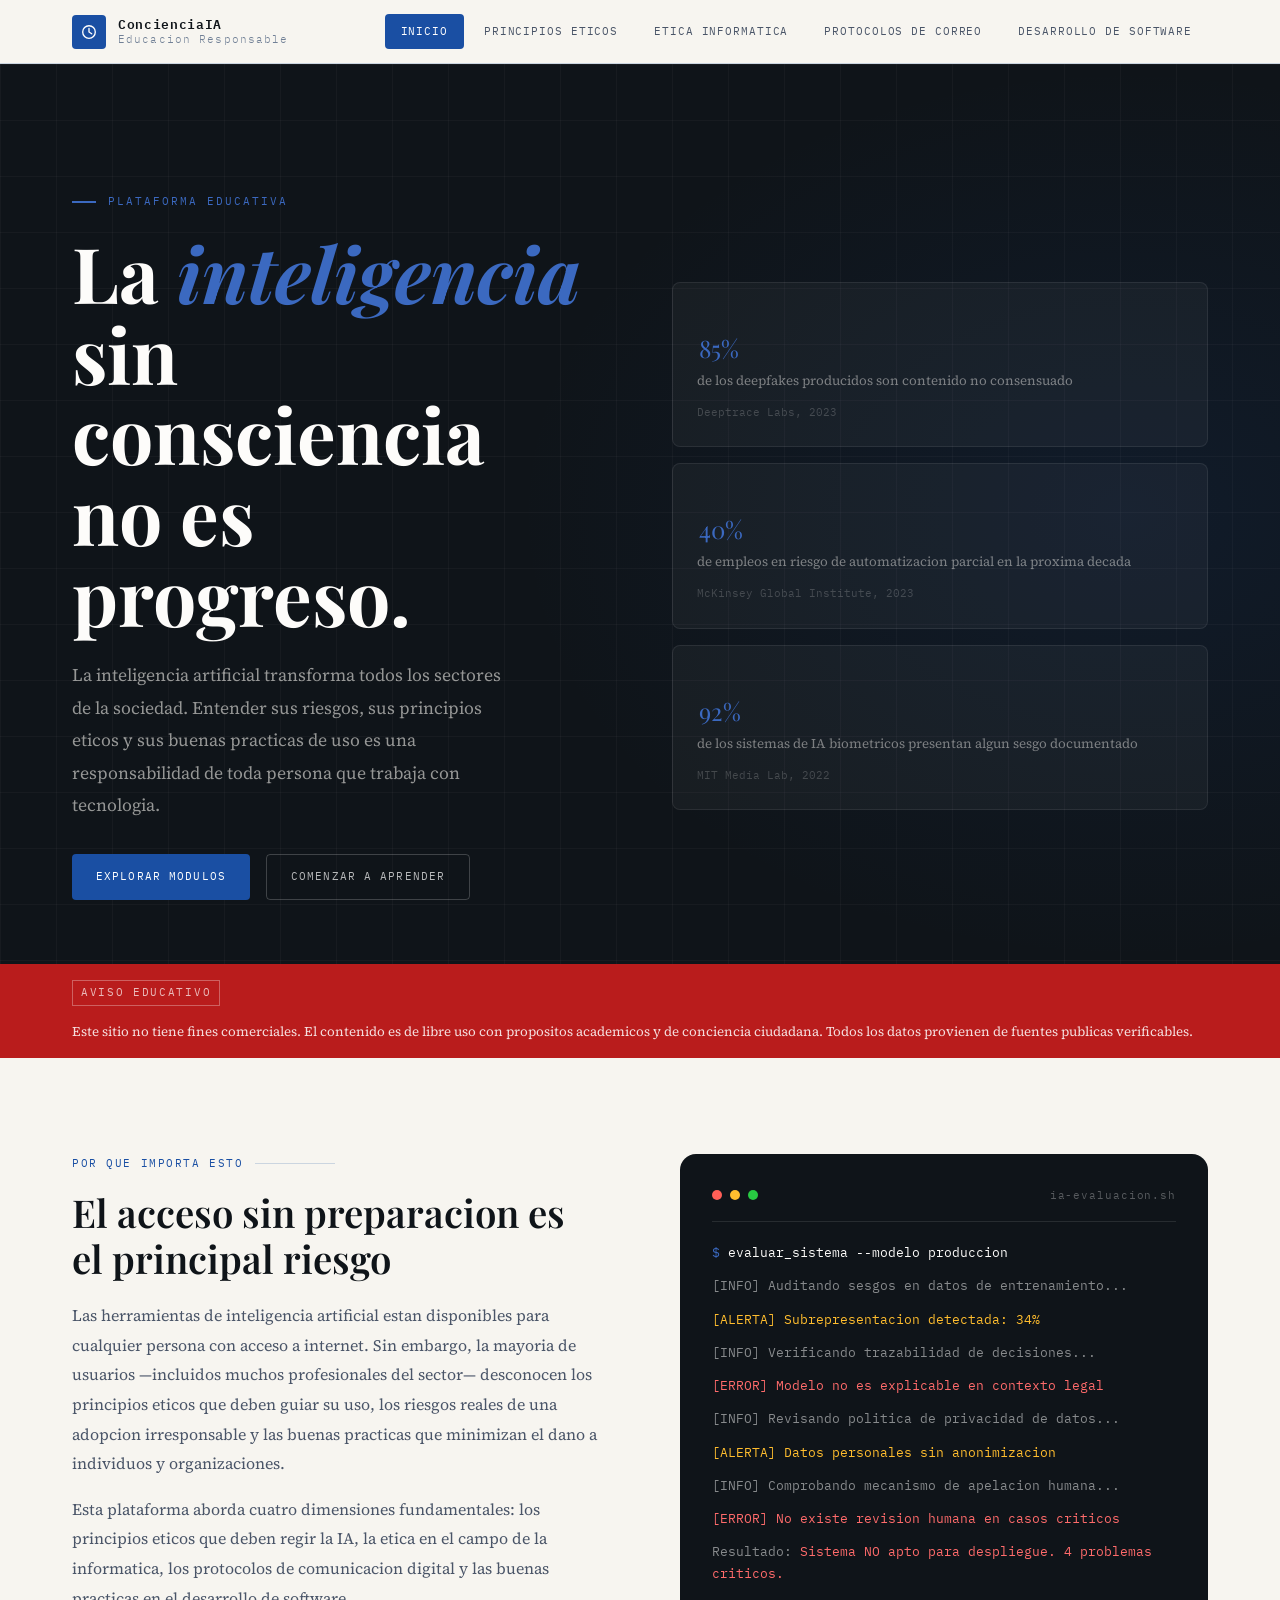
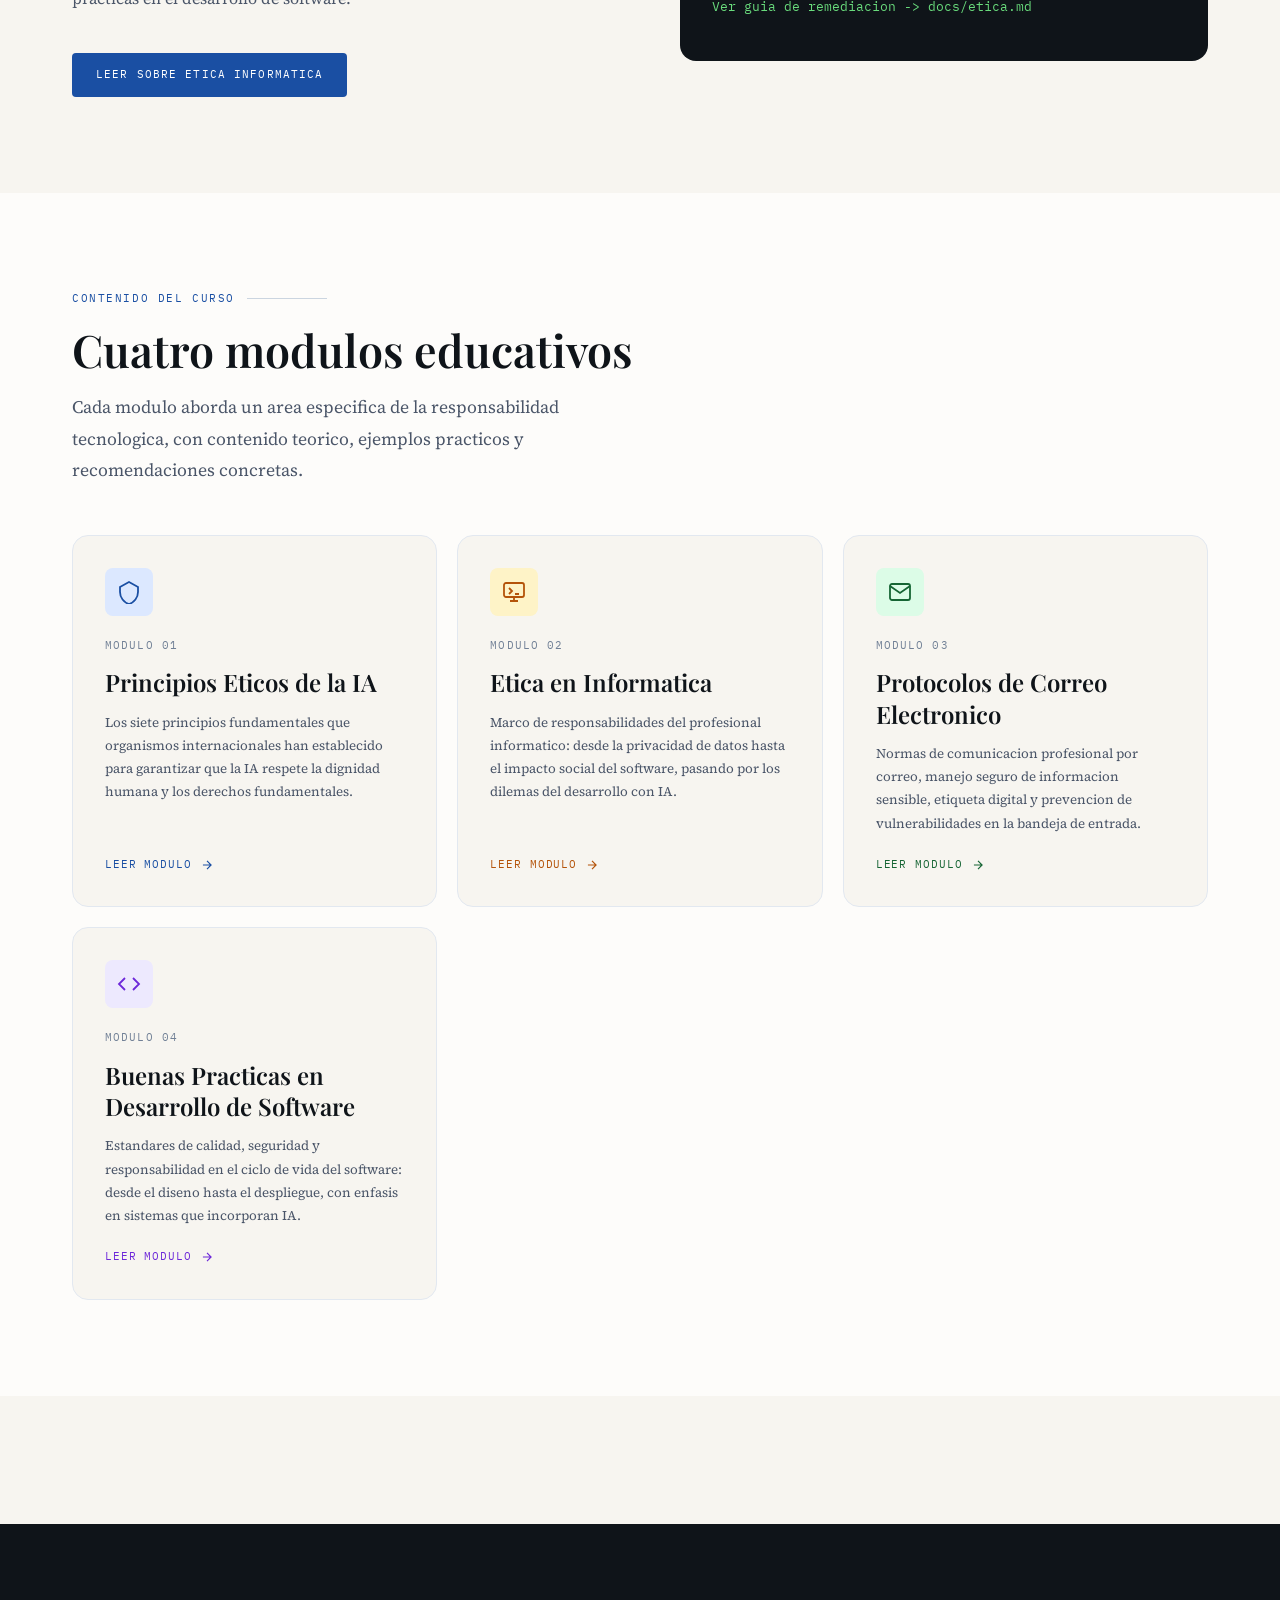
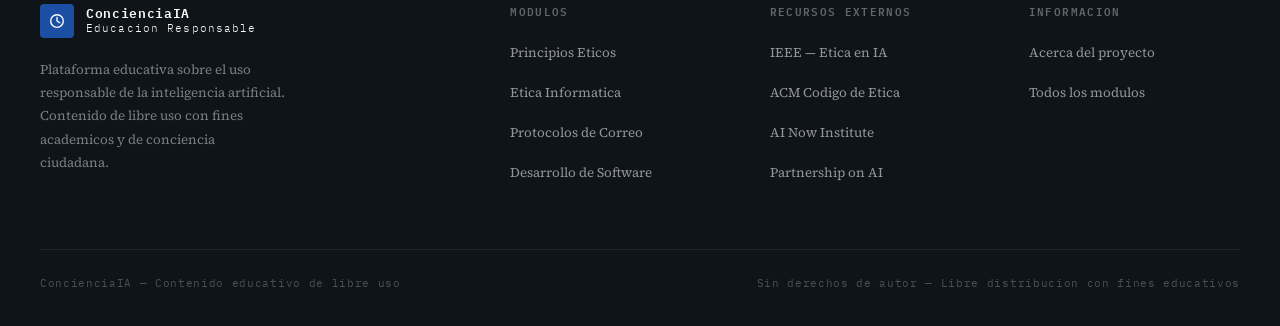
<file: index.html>
<!DOCTYPE html>
<html lang="es">
<head>
  <meta charset="UTF-8">
  <meta name="viewport" content="width=device-width, initial-scale=1.0">
  <title>Conciencia IA — Educacion para el uso responsable de la inteligencia artificial</title>
  <meta name="description" content="Plataforma educativa sobre el uso responsable de la inteligencia artificial: principios eticos, etica informatica, protocolos de comunicacion y buenas practicas de desarrollo.">
  <link rel="stylesheet" href="css/styles.css">
</head>
<body>

  <div id="progress-bar"></div>

  <!-- NAVEGACION -->
  <nav class="site-nav" role="navigation" aria-label="Navegacion principal">
    <div class="nav-inner">
      <a href="index.html" class="nav-logo" aria-label="Inicio Conciencia IA">
        <div class="nav-logo__mark">
          <svg viewBox="0 0 20 20" aria-hidden="true">
            <circle cx="10" cy="10" r="7" stroke-width="1.5"/>
            <path d="M10 6v4l3 2" stroke-width="1.5" stroke-linecap="round"/>
          </svg>
        </div>
        <div class="nav-logo__text">
          ConcienciaIA
          <span>Educacion Responsable</span>
        </div>
      </a>
      <ul class="nav-menu" id="nav-menu">
        <li><a href="index.html" class="active">Inicio</a></li>
        <li><a href="pages/principios-eticos.html">Principios Eticos</a></li>
        <li><a href="pages/etica-informatica.html">Etica Informatica</a></li>
        <li><a href="pages/protocolos-correo.html">Protocolos de Correo</a></li>
        <li><a href="pages/buenas-practicas-software.html">Desarrollo de Software</a></li>
      </ul>
      <button class="nav-toggle" id="nav-toggle" aria-label="Abrir menu" aria-expanded="false">
        <span></span><span></span><span></span>
      </button>
    </div>
  </nav>

  <main class="page-content">

    <!-- HERO -->
    <section class="hero" aria-label="Presentacion">
      <div class="hero__bg-grid" aria-hidden="true"></div>
      <div class="hero__bg-gradient" aria-hidden="true"></div>
      <div class="hero__inner main-container">
        <div class="hero__text">
          <p class="hero__label">Plataforma educativa</p>
          <h1 class="hero__title">
            La <em>inteligencia</em><br>
            sin consciencia<br>
            no es progreso.
          </h1>
          <p class="hero__desc">
            La inteligencia artificial transforma todos los sectores de la sociedad.
            Entender sus riesgos, sus principios eticos y sus buenas practicas de uso
            es una responsabilidad de toda persona que trabaja con tecnologia.
          </p>
          <div class="hero__actions">
            <a href="#modulos" class="btn btn--primary">Explorar modulos</a>
            <a href="pages/principios-eticos.html" class="btn btn--outline">Comenzar a aprender</a>
          </div>
        </div>
        <aside class="hero__stats" aria-label="Datos sobre el impacto de la IA">
          <div class="stat-card">
            <div class="stat-card__value">
              <span data-target="85" data-suffix="%">0%</span>
            </div>
            <div class="stat-card__label">de los deepfakes producidos son contenido no consensuado</div>
            <div class="stat-card__source">Deeptrace Labs, 2023</div>
          </div>
          <div class="stat-card">
            <div class="stat-card__value">
              <span data-target="40" data-suffix="%">0%</span>
            </div>
            <div class="stat-card__label">de empleos en riesgo de automatizacion parcial en la proxima decada</div>
            <div class="stat-card__source">McKinsey Global Institute, 2023</div>
          </div>
          <div class="stat-card">
            <div class="stat-card__value">
              <span data-target="92" data-suffix="%">0%</span>
            </div>
            <div class="stat-card__label">de los sistemas de IA biometricos presentan algun sesgo documentado</div>
            <div class="stat-card__source">MIT Media Lab, 2022</div>
          </div>
        </aside>
      </div>
    </section>

    <!-- ALERTA -->
    <div class="alert-strip" role="note">
      <div class="alert-strip__inner main-container">
        <span class="alert-strip__label">Aviso educativo</span>
        <p>Este sitio no tiene fines comerciales. El contenido es de libre uso con propositos academicos y de conciencia ciudadana. Todos los datos provienen de fuentes publicas verificables.</p>
      </div>
    </div>

    <!-- INTRO -->
    <section class="intro-section" aria-labelledby="intro-heading">
      <div class="main-container">
        <div class="intro-grid">
          <div class="intro-text">
            <div class="section-label">Por que importa esto</div>
            <h2 id="intro-heading">El acceso sin preparacion es el principal riesgo</h2>
            <p>
              Las herramientas de inteligencia artificial estan disponibles para cualquier persona
              con acceso a internet. Sin embargo, la mayoria de usuarios —incluidos muchos
              profesionales del sector— desconocen los principios eticos que deben guiar su uso,
              los riesgos reales de una adopcion irresponsable y las buenas practicas que minimizan
              el dano a individuos y organizaciones.
            </p>
            <p>
              Esta plataforma aborda cuatro dimensiones fundamentales: los principios eticos
              que deben regir la IA, la etica en el campo de la informatica, los protocolos
              de comunicacion digital y las buenas practicas en el desarrollo de software.
            </p>
            <a href="pages/etica-informatica.html" class="btn btn--primary" style="margin-top:1.5rem;">Leer sobre etica informatica</a>
          </div>
          <div class="intro-visual" aria-hidden="true">
            <div class="terminal">
              <div class="terminal__header">
                <span class="terminal__dot"></span>
                <span class="terminal__dot"></span>
                <span class="terminal__dot"></span>
                <span class="terminal__title">ia-evaluacion.sh</span>
              </div>
              <div class="terminal__line">
                <span class="prompt">$ </span>
                <span class="cmd">evaluar_sistema --modelo produccion</span>
              </div>
              <div class="terminal__line">
                <span class="out">[INFO] Auditando sesgos en datos de entrenamiento...</span>
              </div>
              <div class="terminal__line">
                <span class="warn">[ALERTA] Subrepresentacion detectada: 34%</span>
              </div>
              <div class="terminal__line">
                <span class="out">[INFO] Verificando trazabilidad de decisiones...</span>
              </div>
              <div class="terminal__line">
                <span class="err">[ERROR] Modelo no es explicable en contexto legal</span>
              </div>
              <div class="terminal__line">
                <span class="out">[INFO] Revisando politica de privacidad de datos...</span>
              </div>
              <div class="terminal__line">
                <span class="warn">[ALERTA] Datos personales sin anonimizacion</span>
              </div>
              <div class="terminal__line">
                <span class="out">[INFO] Comprobando mecanismo de apelacion humana...</span>
              </div>
              <div class="terminal__line">
                <span class="err">[ERROR] No existe revision humana en casos criticos</span>
              </div>
              <div class="terminal__line" style="margin-top:0.75rem;">
                <span class="out">Resultado: </span>
                <span class="err">Sistema NO apto para despliegue. 4 problemas criticos.</span>
              </div>
              <div class="terminal__line">
                <span class="ok">Ver guia de remediacion -> docs/etica.md</span>
              </div>
            </div>
          </div>
        </div>
      </div>
    </section>

    <!-- MODULOS -->
    <section id="modulos" class="modules-section" aria-labelledby="modulos-heading">
      <div class="main-container">
        <div class="section-label">Contenido del curso</div>
        <h2 class="section-title" id="modulos-heading">Cuatro modulos educativos</h2>
        <p class="section-intro">
          Cada modulo aborda un area especifica de la responsabilidad tecnologica,
          con contenido teorico, ejemplos practicos y recomendaciones concretas.
        </p>

        <div class="modules-grid">

          <a href="pages/principios-eticos.html" class="module-card"
             style="--module-color:#1a4fa3; --module-pale:#dce8ff;">
            <div class="module-card__icon">
              <svg viewBox="0 0 24 24" aria-hidden="true">
                <path d="M12 2L3 7v5c0 5.5 3.8 10.7 9 12 5.2-1.3 9-6.5 9-12V7L12 2z"/>
              </svg>
            </div>
            <div class="module-card__tag">Modulo 01</div>
            <h3>Principios Eticos de la IA</h3>
            <p>Los siete principios fundamentales que organismos internacionales han establecido para garantizar que la IA respete la dignidad humana y los derechos fundamentales.</p>
            <div class="module-card__cta">
              Leer modulo
              <svg viewBox="0 0 24 24" aria-hidden="true"><path d="M5 12h14M12 5l7 7-7 7"/></svg>
            </div>
          </a>

          <a href="pages/etica-informatica.html" class="module-card"
             style="--module-color:#b45309; --module-pale:#fef3c7;">
            <div class="module-card__icon" style="background:var(--color-amber-pale)">
              <svg viewBox="0 0 24 24" aria-hidden="true" style="stroke:var(--color-amber)">
                <rect x="2" y="3" width="20" height="14" rx="2"/>
                <path d="M8 21h8M12 17v4"/>
                <path d="M7 8l3 3-3 3"/>
                <path d="M13 14h4"/>
              </svg>
            </div>
            <div class="module-card__tag">Modulo 02</div>
            <h3>Etica en Informatica</h3>
            <p>Marco de responsabilidades del profesional informatico: desde la privacidad de datos hasta el impacto social del software, pasando por los dilemas del desarrollo con IA.</p>
            <div class="module-card__cta" style="color:var(--color-amber)">
              Leer modulo
              <svg viewBox="0 0 24 24" aria-hidden="true"><path d="M5 12h14M12 5l7 7-7 7"/></svg>
            </div>
          </a>

          <a href="pages/protocolos-correo.html" class="module-card"
             style="--module-color:#166534; --module-pale:#dcfce7;">
            <div class="module-card__icon" style="background:var(--color-green-pale)">
              <svg viewBox="0 0 24 24" aria-hidden="true" style="stroke:var(--color-green)">
                <path d="M4 4h16c1.1 0 2 .9 2 2v12c0 1.1-.9 2-2 2H4c-1.1 0-2-.9-2-2V6c0-1.1.9-2 2-2z"/>
                <polyline points="22,6 12,13 2,6"/>
              </svg>
            </div>
            <div class="module-card__tag">Modulo 03</div>
            <h3>Protocolos de Correo Electronico</h3>
            <p>Normas de comunicacion profesional por correo, manejo seguro de informacion sensible, etiqueta digital y prevencion de vulnerabilidades en la bandeja de entrada.</p>
            <div class="module-card__cta" style="color:var(--color-green)">
              Leer modulo
              <svg viewBox="0 0 24 24" aria-hidden="true"><path d="M5 12h14M12 5l7 7-7 7"/></svg>
            </div>
          </a>

          <a href="pages/buenas-practicas-software.html" class="module-card"
             style="--module-color:#6d28d9; --module-pale:#ede9fe;">
            <div class="module-card__icon" style="background:#ede9fe">
              <svg viewBox="0 0 24 24" aria-hidden="true" style="stroke:#6d28d9">
                <polyline points="16 18 22 12 16 6"/>
                <polyline points="8 6 2 12 8 18"/>
              </svg>
            </div>
            <div class="module-card__tag">Modulo 04</div>
            <h3>Buenas Practicas en Desarrollo de Software</h3>
            <p>Estandares de calidad, seguridad y responsabilidad en el ciclo de vida del software: desde el diseno hasta el despliegue, con enfasis en sistemas que incorporan IA.</p>
            <div class="module-card__cta" style="color:#6d28d9">
              Leer modulo
              <svg viewBox="0 0 24 24" aria-hidden="true"><path d="M5 12h14M12 5l7 7-7 7"/></svg>
            </div>
          </a>

        </div>
      </div>
    </section>

  </main>

  <!-- FOOTER -->
  <footer class="site-footer" role="contentinfo">
    <div class="footer-inner">
      <div class="footer-grid">
        <div class="footer-brand">
          <a href="index.html" class="nav-logo" aria-label="Inicio">
            <div class="nav-logo__mark">
              <svg viewBox="0 0 20 20" aria-hidden="true" style="stroke:white">
                <circle cx="10" cy="10" r="7" stroke-width="1.5" fill="none"/>
                <path d="M10 6v4l3 2" stroke-width="1.5" stroke-linecap="round"/>
              </svg>
            </div>
            <div class="nav-logo__text">
              ConcienciaIA
              <span>Educacion Responsable</span>
            </div>
          </a>
          <p>Plataforma educativa sobre el uso responsable de la inteligencia artificial. Contenido de libre uso con fines academicos y de conciencia ciudadana.</p>
        </div>
        <div class="footer-col">
          <h5>Modulos</h5>
          <ul>
            <li><a href="pages/principios-eticos.html">Principios Eticos</a></li>
            <li><a href="pages/etica-informatica.html">Etica Informatica</a></li>
            <li><a href="pages/protocolos-correo.html">Protocolos de Correo</a></li>
            <li><a href="pages/buenas-practicas-software.html">Desarrollo de Software</a></li>
          </ul>
        </div>
        <div class="footer-col">
          <h5>Recursos externos</h5>
          <ul>
            <li><a href="https://www.ieee.org/about/corporate/governance/p7-ethics.html" target="_blank" rel="noopener">IEEE — Etica en IA</a></li>
            <li><a href="https://www.acm.org/code-of-ethics" target="_blank" rel="noopener">ACM Codigo de Etica</a></li>
            <li><a href="https://ainowInstitute.org" target="_blank" rel="noopener">AI Now Institute</a></li>
            <li><a href="https://partnershiponai.org" target="_blank" rel="noopener">Partnership on AI</a></li>
          </ul>
        </div>
        <div class="footer-col">
          <h5>Informacion</h5>
          <ul>
            <li><a href="index.html">Acerca del proyecto</a></li>
            <li><a href="index.html#modulos">Todos los modulos</a></li>
          </ul>
        </div>
      </div>
      <div class="footer-bottom">
        <span>ConcienciaIA — Contenido educativo de libre uso</span>
        <span>Sin derechos de autor — Libre distribucion con fines educativos</span>
      </div>
    </div>
  </footer>

  <script src="js/main.js"></script>
</body>
</html>
</file>
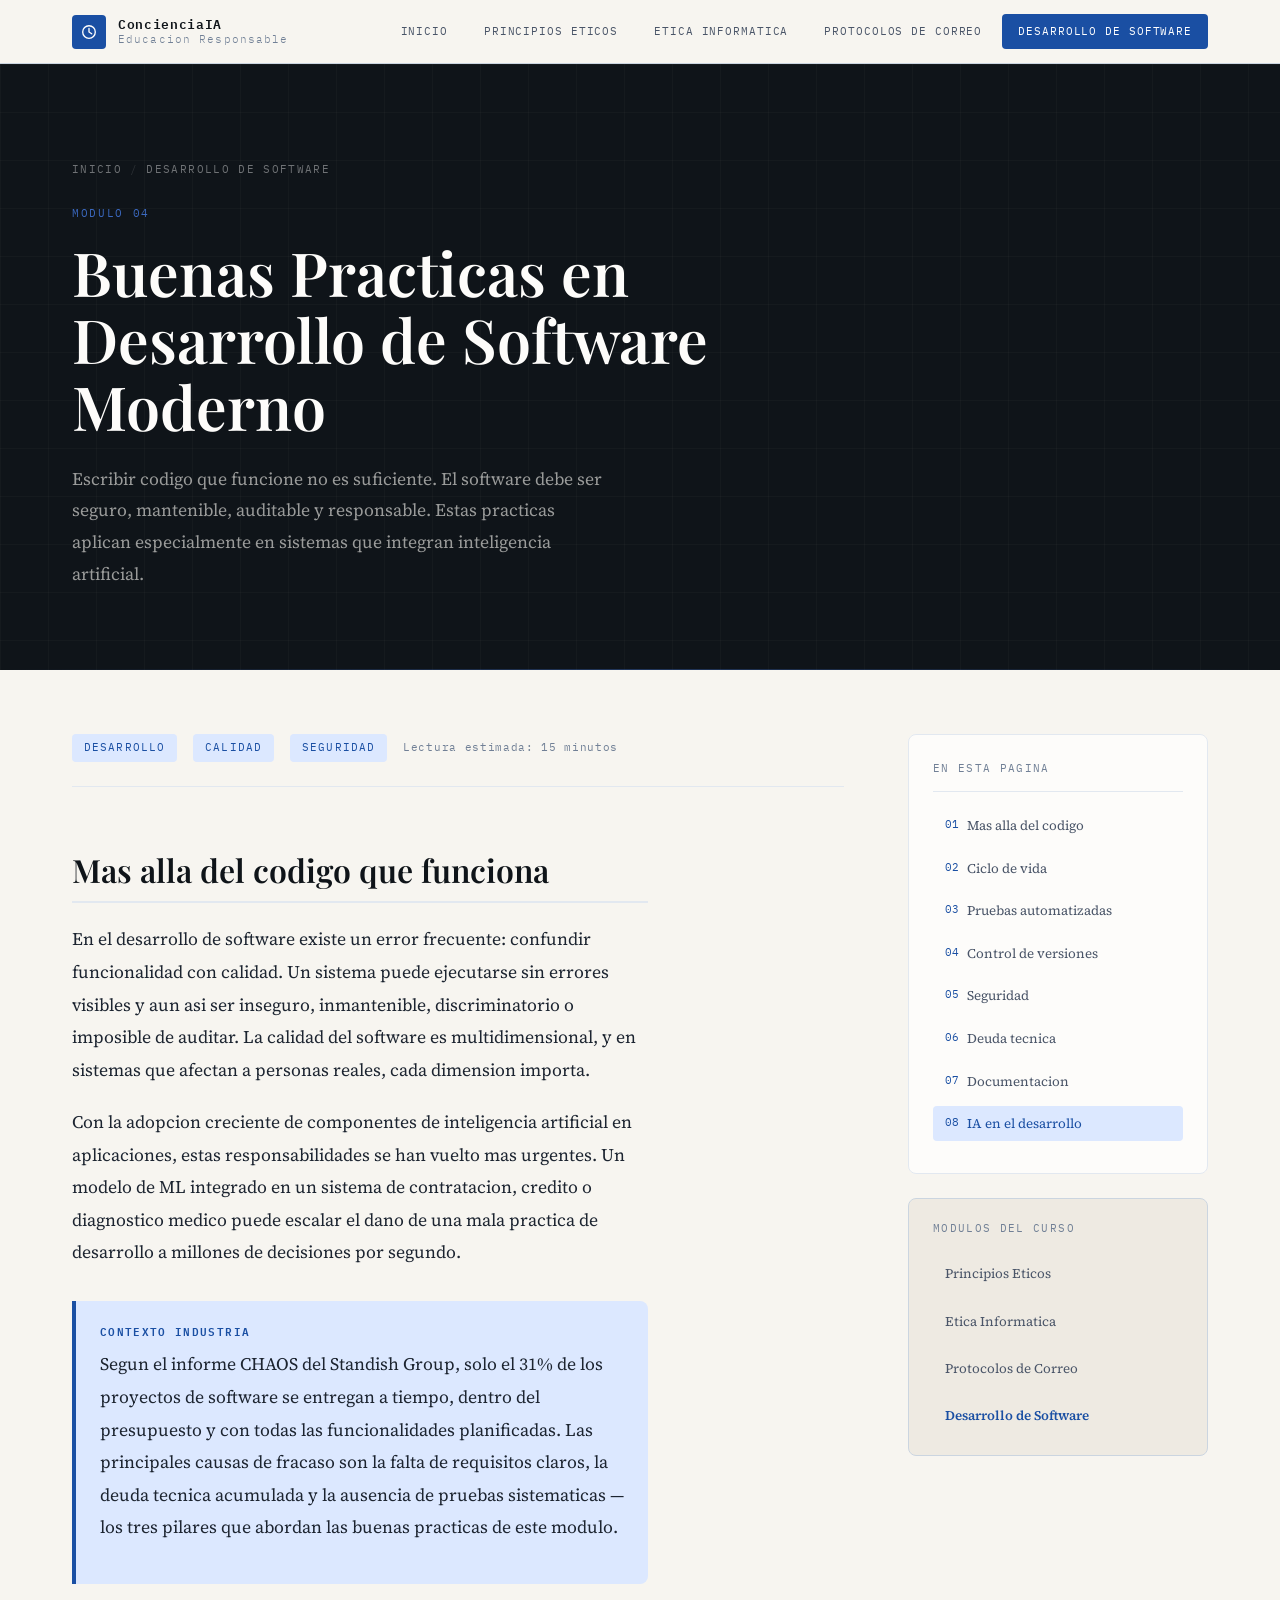
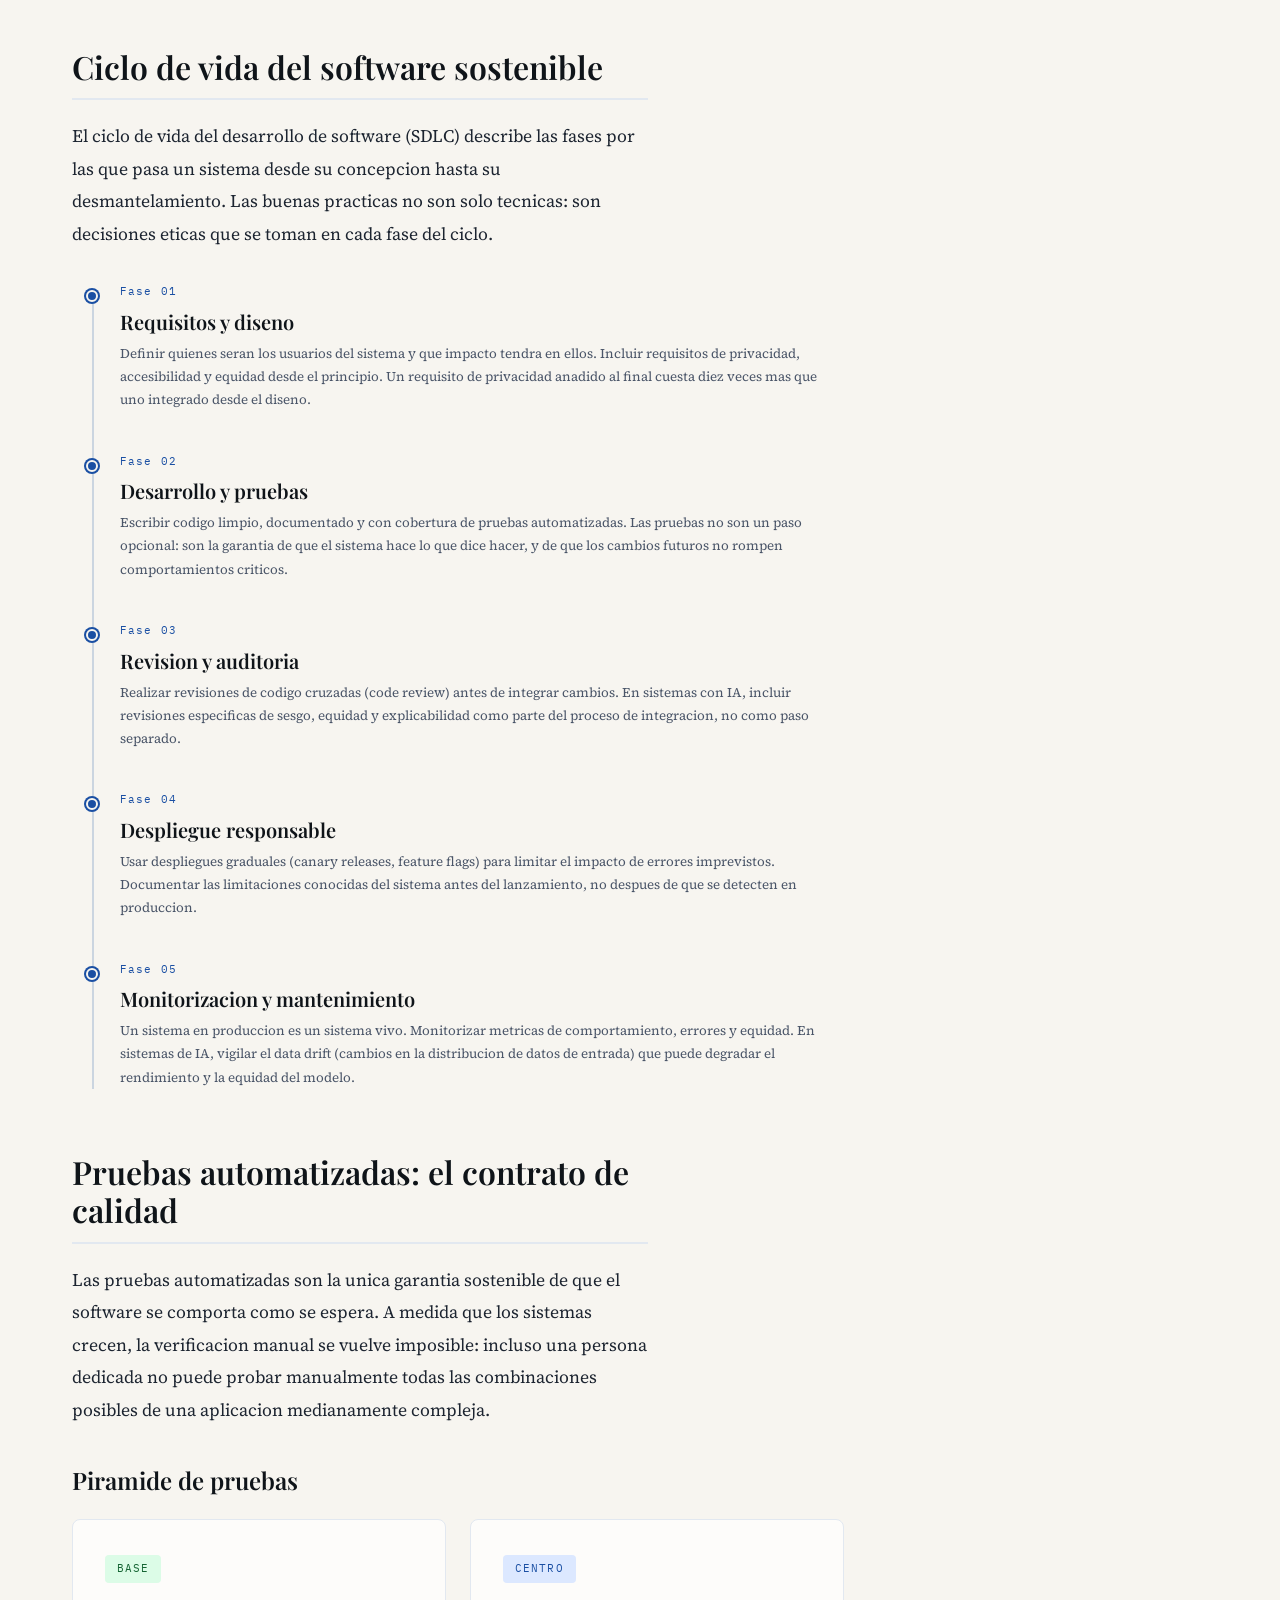
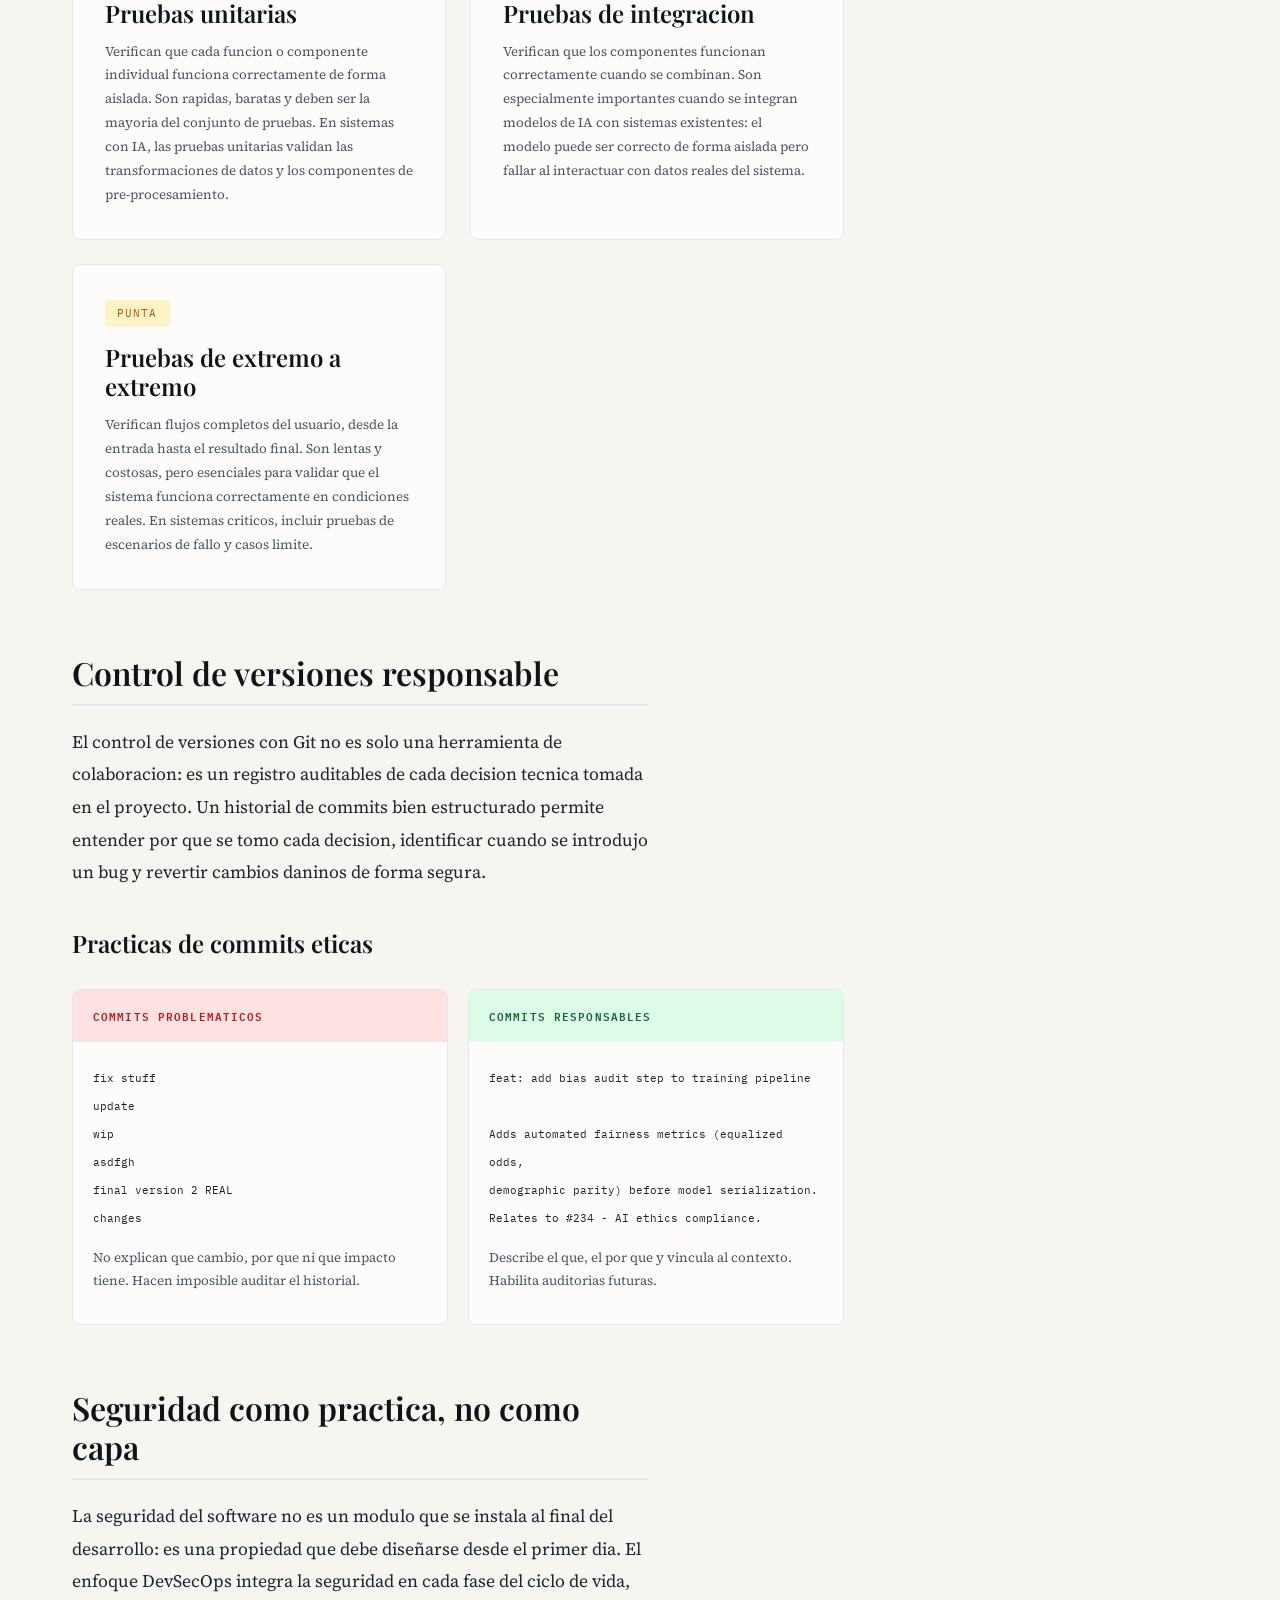
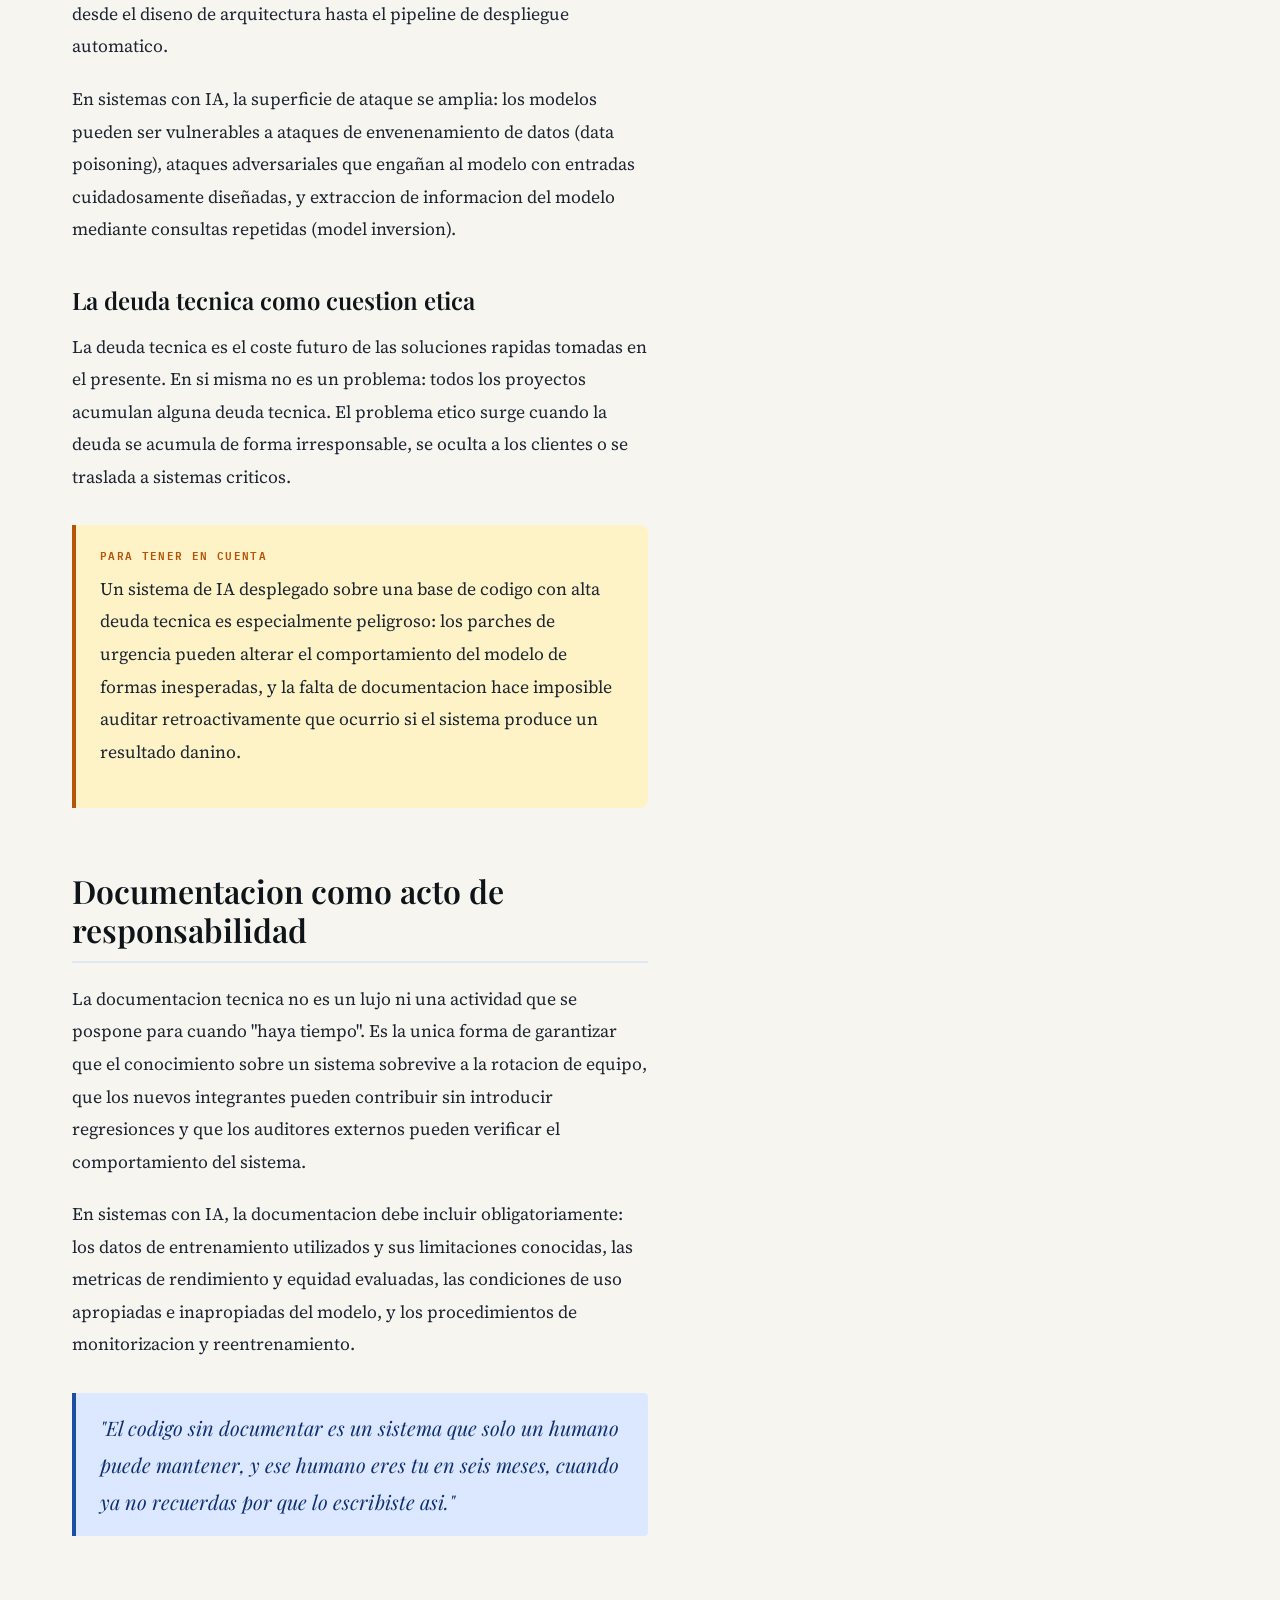
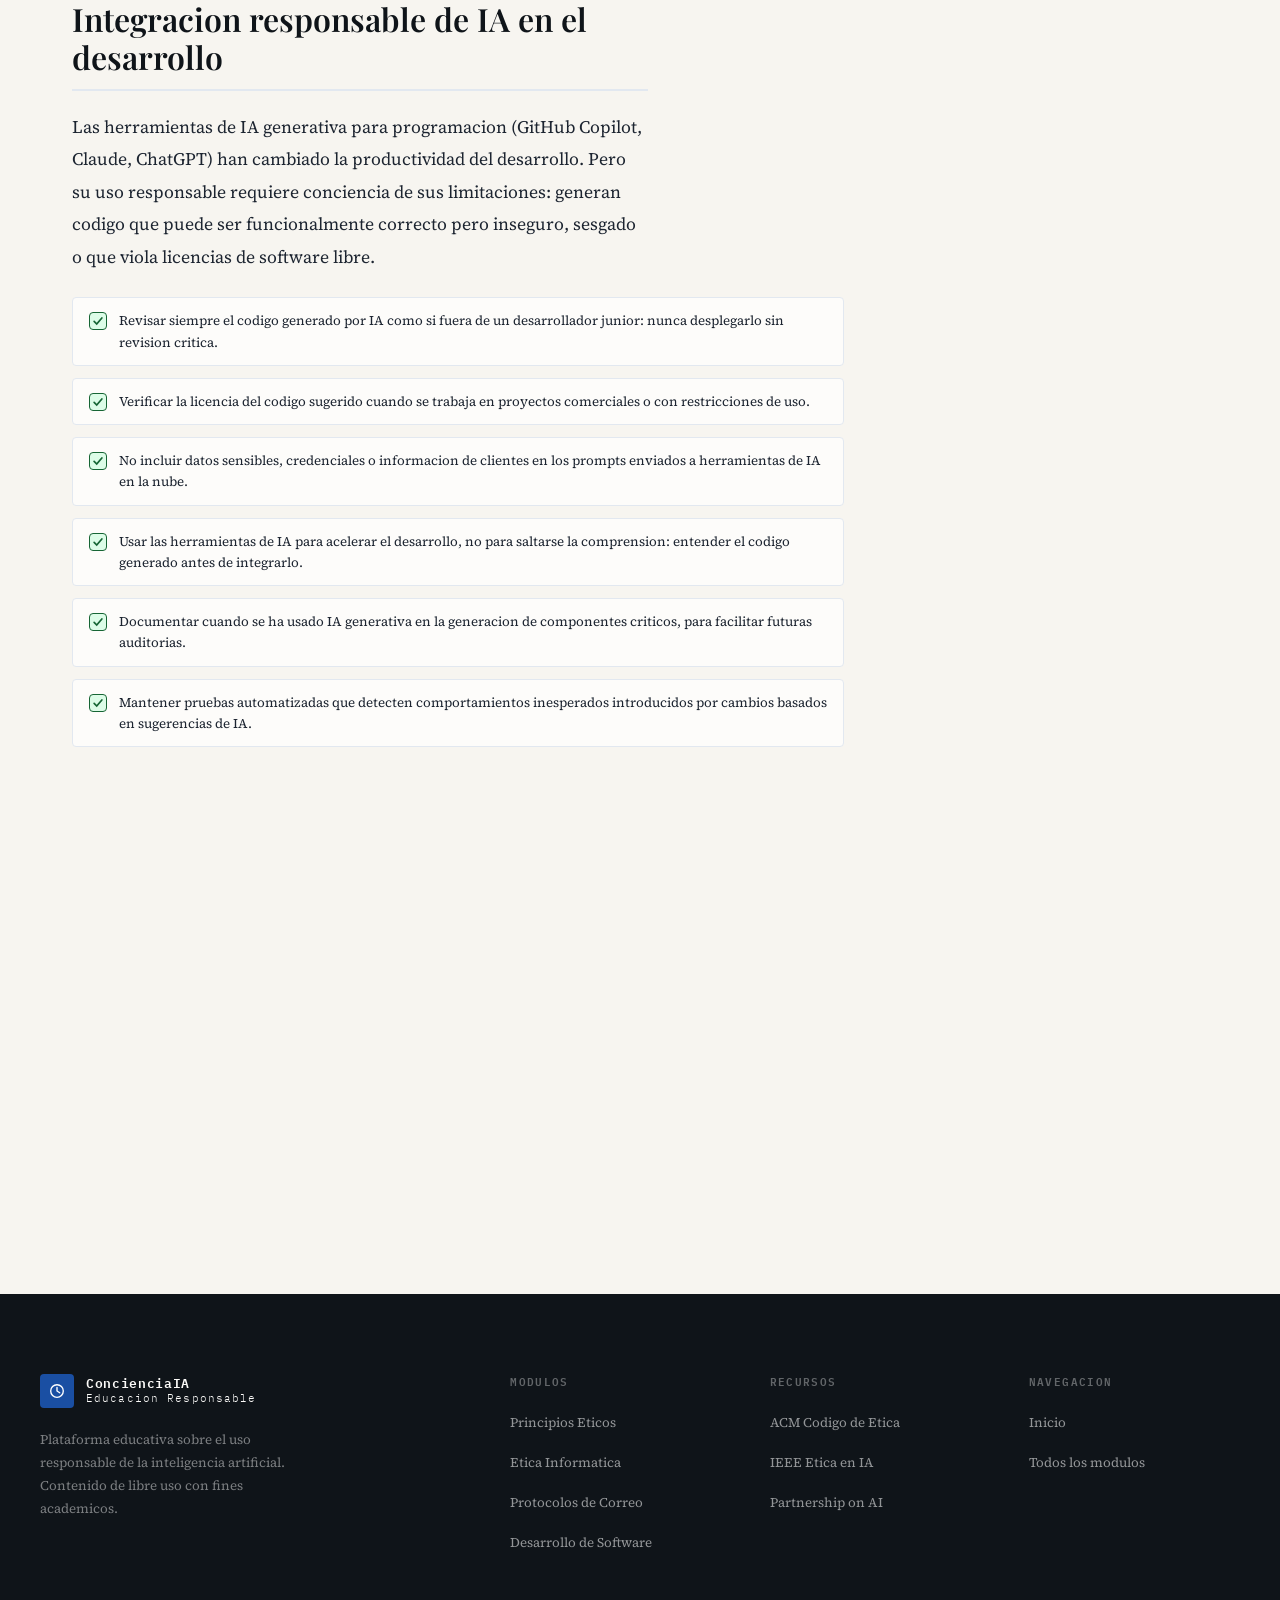
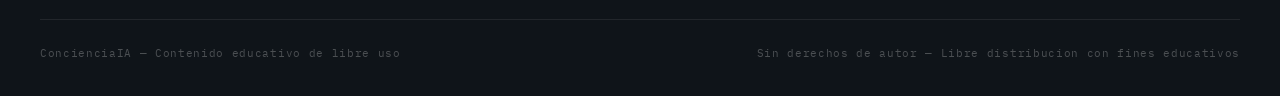
<file: pages/buenas-practicas-software.html>
<!DOCTYPE html>
<html lang="es">
<head>
  <meta charset="UTF-8">
  <meta name="viewport" content="width=device-width, initial-scale=1.0">
  <title>Buenas Practicas en Desarrollo de Software — ConcienciaIA</title>
  <meta name="description" content="Estandares de calidad, seguridad y responsabilidad en el ciclo de vida del software: desde el diseno hasta el despliegue, con enfasis en sistemas que incorporan IA.">
  <link rel="stylesheet" href="../css/styles.css">
</head>
<body>

  <div id="progress-bar"></div>

  <nav class="site-nav" role="navigation" aria-label="Navegacion principal">
    <div class="nav-inner">
      <a href="../index.html" class="nav-logo" aria-label="Inicio ConcienciaIA">
        <div class="nav-logo__mark">
          <svg viewBox="0 0 20 20" aria-hidden="true">
            <circle cx="10" cy="10" r="7" stroke-width="1.5" fill="none" stroke="white"/>
            <path d="M10 6v4l3 2" stroke-width="1.5" stroke-linecap="round" stroke="white" fill="none"/>
          </svg>
        </div>
        <div class="nav-logo__text">ConcienciaIA<span>Educacion Responsable</span></div>
      </a>
      <ul class="nav-menu" id="nav-menu">
        <li><a href="../index.html">Inicio</a></li>
        <li><a href="principios-eticos.html">Principios Eticos</a></li>
        <li><a href="etica-informatica.html">Etica Informatica</a></li>
        <li><a href="protocolos-correo.html">Protocolos de Correo</a></li>
        <li><a href="buenas-practicas-software.html" class="active">Desarrollo de Software</a></li>
      </ul>
      <button class="nav-toggle" id="nav-toggle" aria-label="Abrir menu" aria-expanded="false">
        <span></span><span></span><span></span>
      </button>
    </div>
  </nav>

  <main class="page-content">
    <header class="page-hero">
      <div class="page-hero__inner main-container">
        <nav class="page-hero__breadcrumb" aria-label="Ruta de navegacion">
          <a href="../index.html">Inicio</a>
          <span class="sep">/</span>
          <span>Desarrollo de Software</span>
        </nav>
        <span class="page-hero__label">Modulo 04</span>
        <h1 class="page-hero__title">Buenas Practicas en Desarrollo de Software Moderno</h1>
        <p class="page-hero__desc">
          Escribir codigo que funcione no es suficiente. El software debe ser seguro,
          mantenible, auditable y responsable. Estas practicas aplican especialmente
          en sistemas que integran inteligencia artificial.
        </p>
      </div>
    </header>

    <div class="main-container">
      <div class="page-layout">

        <!-- CONTENIDO PRINCIPAL -->
        <article>
          <div class="article-meta">
            <span class="article-meta__tag">Desarrollo</span>
            <span class="article-meta__tag">Calidad</span>
            <span class="article-meta__tag">Seguridad</span>
            <span class="article-meta__read">Lectura estimada: 15 minutos</span>
          </div>

          <div class="prose">

            <h2 id="mas-alla-del-codigo">Mas alla del codigo que funciona</h2>
            <p>
              En el desarrollo de software existe un error frecuente: confundir funcionalidad
              con calidad. Un sistema puede ejecutarse sin errores visibles y aun asi ser
              inseguro, inmantenible, discriminatorio o imposible de auditar. La calidad del
              software es multidimensional, y en sistemas que afectan a personas reales, cada
              dimension importa.
            </p>
            <p>
              Con la adopcion creciente de componentes de inteligencia artificial en aplicaciones,
              estas responsabilidades se han vuelto mas urgentes. Un modelo de ML integrado
              en un sistema de contratacion, credito o diagnostico medico puede escalar el dano
              de una mala practica de desarrollo a millones de decisiones por segundo.
            </p>

            <div class="callout callout--info">
              <div class="callout__title">Contexto industria</div>
              <p>Segun el informe CHAOS del Standish Group, solo el 31% de los proyectos de
              software se entregan a tiempo, dentro del presupuesto y con todas las
              funcionalidades planificadas. Las principales causas de fracaso son la falta
              de requisitos claros, la deuda tecnica acumulada y la ausencia de pruebas
              sistematicas — los tres pilares que abordan las buenas practicas de este modulo.</p>
            </div>

            <h2 id="ciclo-de-vida">Ciclo de vida del software sostenible</h2>
            <p>
              El ciclo de vida del desarrollo de software (SDLC) describe las fases por las
              que pasa un sistema desde su concepcion hasta su desmantelamiento. Las buenas
              practicas no son solo tecnicas: son decisiones eticas que se toman en cada
              fase del ciclo.
            </p>

          </div>

          <!-- TIMELINE DEL CICLO -->
          <div class="timeline" style="margin: 2rem 0 3rem;">
            <div class="timeline-item">
              <div class="timeline-item__date">Fase 01</div>
              <h4>Requisitos y diseno</h4>
              <p>Definir quienes seran los usuarios del sistema y que impacto tendra en ellos.
                Incluir requisitos de privacidad, accesibilidad y equidad desde el principio.
                Un requisito de privacidad anadido al final cuesta diez veces mas que uno
                integrado desde el diseno.</p>
            </div>
            <div class="timeline-item">
              <div class="timeline-item__date">Fase 02</div>
              <h4>Desarrollo y pruebas</h4>
              <p>Escribir codigo limpio, documentado y con cobertura de pruebas automatizadas.
                Las pruebas no son un paso opcional: son la garantia de que el sistema hace
                lo que dice hacer, y de que los cambios futuros no rompen comportamientos criticos.</p>
            </div>
            <div class="timeline-item">
              <div class="timeline-item__date">Fase 03</div>
              <h4>Revision y auditoria</h4>
              <p>Realizar revisiones de codigo cruzadas (code review) antes de integrar cambios.
                En sistemas con IA, incluir revisiones especificas de sesgo, equidad y explicabilidad
                como parte del proceso de integracion, no como paso separado.</p>
            </div>
            <div class="timeline-item">
              <div class="timeline-item__date">Fase 04</div>
              <h4>Despliegue responsable</h4>
              <p>Usar despliegues graduales (canary releases, feature flags) para limitar el impacto
                de errores imprevistos. Documentar las limitaciones conocidas del sistema antes del
                lanzamiento, no despues de que se detecten en produccion.</p>
            </div>
            <div class="timeline-item">
              <div class="timeline-item__date">Fase 05</div>
              <h4>Monitorizacion y mantenimiento</h4>
              <p>Un sistema en produccion es un sistema vivo. Monitorizar metricas de comportamiento,
                errores y equidad. En sistemas de IA, vigilar el data drift (cambios en la distribucion
                de datos de entrada) que puede degradar el rendimiento y la equidad del modelo.</p>
            </div>
          </div>

          <div class="prose">

            <h2 id="testing">Pruebas automatizadas: el contrato de calidad</h2>
            <p>
              Las pruebas automatizadas son la unica garantia sostenible de que el software
              se comporta como se espera. A medida que los sistemas crecen, la verificacion
              manual se vuelve imposible: incluso una persona dedicada no puede probar
              manualmente todas las combinaciones posibles de una aplicacion medianamente compleja.
            </p>

            <h3>Piramide de pruebas</h3>

          </div>

          <div class="cards-grid cards-grid--3" style="margin: 1.5rem 0 2.5rem;">
            <div class="card">
              <div class="card__tag card__tag--green">Base</div>
              <h3>Pruebas unitarias</h3>
              <p>Verifican que cada funcion o componente individual funciona correctamente de
                forma aislada. Son rapidas, baratas y deben ser la mayoria del conjunto de pruebas.
                En sistemas con IA, las pruebas unitarias validan las transformaciones de datos
                y los componentes de pre-procesamiento.</p>
            </div>
            <div class="card">
              <div class="card__tag card__tag--blue">Centro</div>
              <h3>Pruebas de integracion</h3>
              <p>Verifican que los componentes funcionan correctamente cuando se combinan.
                Son especialmente importantes cuando se integran modelos de IA con sistemas
                existentes: el modelo puede ser correcto de forma aislada pero fallar
                al interactuar con datos reales del sistema.</p>
            </div>
            <div class="card">
              <div class="card__tag card__tag--amber">Punta</div>
              <h3>Pruebas de extremo a extremo</h3>
              <p>Verifican flujos completos del usuario, desde la entrada hasta el resultado final.
                Son lentas y costosas, pero esenciales para validar que el sistema funciona
                correctamente en condiciones reales. En sistemas criticos, incluir pruebas
                de escenarios de fallo y casos limite.</p>
            </div>
          </div>

          <div class="prose">

            <h2 id="control-versiones">Control de versiones responsable</h2>
            <p>
              El control de versiones con Git no es solo una herramienta de colaboracion:
              es un registro auditables de cada decision tecnica tomada en el proyecto.
              Un historial de commits bien estructurado permite entender por que se tomo
              cada decision, identificar cuando se introdujo un bug y revertir cambios
              daninos de forma segura.
            </p>

            <h3>Practicas de commits eticas</h3>

          </div>

          <div class="compare-grid">
            <div class="compare-col compare-col--bad">
              <div class="compare-col__header">Commits problematicos</div>
              <div class="compare-col__body">
                <code>fix stuff
update
wip
asdfgh
final version 2 REAL
changes</code>
                <p style="margin-top: 1rem;">No explican que cambio, por que ni que impacto tiene. Hacen imposible auditar el historial.</p>
              </div>
            </div>
            <div class="compare-col compare-col--good">
              <div class="compare-col__header">Commits responsables</div>
              <div class="compare-col__body">
                <code>feat: add bias audit step to training pipeline

Adds automated fairness metrics (equalized odds,
demographic parity) before model serialization.
Relates to #234 - AI ethics compliance.</code>
                <p style="margin-top: 1rem;">Describe el que, el por que y vincula al contexto. Habilita auditorias futuras.</p>
              </div>
            </div>
          </div>

          <div class="prose">

            <h2 id="seguridad">Seguridad como practica, no como capa</h2>
            <p>
              La seguridad del software no es un modulo que se instala al final del desarrollo:
              es una propiedad que debe diseñarse desde el primer dia. El enfoque DevSecOps
              integra la seguridad en cada fase del ciclo de vida, desde el diseno de
              arquitectura hasta el pipeline de despliegue automatico.
            </p>
            <p>
              En sistemas con IA, la superficie de ataque se amplia: los modelos pueden ser
              vulnerables a ataques de envenenamiento de datos (data poisoning), ataques
              adversariales que engañan al modelo con entradas cuidadosamente diseñadas,
              y extraccion de informacion del modelo mediante consultas repetidas (model inversion).
            </p>

            <h3 id="deuda-tecnica">La deuda tecnica como cuestion etica</h3>
            <p>
              La deuda tecnica es el coste futuro de las soluciones rapidas tomadas en el
              presente. En si misma no es un problema: todos los proyectos acumulan alguna
              deuda tecnica. El problema etico surge cuando la deuda se acumula de forma
              irresponsable, se oculta a los clientes o se traslada a sistemas criticos.
            </p>

            <div class="callout callout--warning">
              <div class="callout__title">Para tener en cuenta</div>
              <p>Un sistema de IA desplegado sobre una base de codigo con alta deuda tecnica
              es especialmente peligroso: los parches de urgencia pueden alterar el comportamiento
              del modelo de formas inesperadas, y la falta de documentacion hace imposible
              auditar retroactivamente que ocurrio si el sistema produce un resultado danino.</p>
            </div>

            <h2 id="documentacion">Documentacion como acto de responsabilidad</h2>
            <p>
              La documentacion tecnica no es un lujo ni una actividad que se pospone para
              cuando "haya tiempo". Es la unica forma de garantizar que el conocimiento sobre
              un sistema sobrevive a la rotacion de equipo, que los nuevos integrantes pueden
              contribuir sin introducir regresionces y que los auditores externos pueden
              verificar el comportamiento del sistema.
            </p>
            <p>
              En sistemas con IA, la documentacion debe incluir obligatoriamente: los datos
              de entrenamiento utilizados y sus limitaciones conocidas, las metricas de
              rendimiento y equidad evaluadas, las condiciones de uso apropiadas e inapropiadas
              del modelo, y los procedimientos de monitorizacion y reentrenamiento.
            </p>

            <blockquote>
              <p>
                "El codigo sin documentar es un sistema que solo un humano puede mantener,
                y ese humano eres tu en seis meses, cuando ya no recuerdas por que lo escribiste asi."
              </p>
            </blockquote>

            <h2 id="ia-responsable">Integracion responsable de IA en el desarrollo</h2>
            <p>
              Las herramientas de IA generativa para programacion (GitHub Copilot, Claude,
              ChatGPT) han cambiado la productividad del desarrollo. Pero su uso responsable
              requiere conciencia de sus limitaciones: generan codigo que puede ser
              funcionalmente correcto pero inseguro, sesgado o que viola licencias de software libre.
            </p>

          </div>

          <ul class="checklist" style="margin: 1.5rem 0 2.5rem;">
            <li>Revisar siempre el codigo generado por IA como si fuera de un desarrollador junior: nunca desplegarlo sin revision critica.</li>
            <li>Verificar la licencia del codigo sugerido cuando se trabaja en proyectos comerciales o con restricciones de uso.</li>
            <li>No incluir datos sensibles, credenciales o informacion de clientes en los prompts enviados a herramientas de IA en la nube.</li>
            <li>Usar las herramientas de IA para acelerar el desarrollo, no para saltarse la comprension: entender el codigo generado antes de integrarlo.</li>
            <li>Documentar cuando se ha usado IA generativa en la generacion de componentes criticos, para facilitar futuras auditorias.</li>
            <li>Mantener pruebas automatizadas que detecten comportamientos inesperados introducidos por cambios basados en sugerencias de IA.</li>
          </ul>

          <div class="prose">

            <div class="callout callout--success">
              <div class="callout__title">Buena practica final</div>
              <p>El desarrollo de software etico no es mas lento: a largo plazo es mas rapido.
              Los sistemas con buenas pruebas, documentacion clara y seguridad integrada
              requieren menos tiempo de depuracion, generan menos incidentes criticos y
              son mas faciles de auditar cuando se requiere. La etica es un activo, no un coste.</p>
            </div>

          </div>
        </article>

        <!-- SIDEBAR -->
        <aside class="sidebar" aria-label="Navegacion del modulo">
          <nav class="sidebar-toc" aria-label="Contenido de este modulo">
            <div class="sidebar-toc__title">En esta pagina</div>
            <ol>
              <li><a href="#mas-alla-del-codigo">Mas alla del codigo</a></li>
              <li><a href="#ciclo-de-vida">Ciclo de vida</a></li>
              <li><a href="#testing">Pruebas automatizadas</a></li>
              <li><a href="#control-versiones">Control de versiones</a></li>
              <li><a href="#seguridad">Seguridad</a></li>
              <li><a href="#deuda-tecnica">Deuda tecnica</a></li>
              <li><a href="#documentacion">Documentacion</a></li>
              <li><a href="#ia-responsable">IA en el desarrollo</a></li>
            </ol>
          </nav>
          <nav class="sidebar-nav" aria-label="Otros modulos">
            <div class="sidebar-nav__title">Modulos del curso</div>
            <ul>
              <li><a href="principios-eticos.html">Principios Eticos</a></li>
              <li><a href="etica-informatica.html">Etica Informatica</a></li>
              <li><a href="protocolos-correo.html">Protocolos de Correo</a></li>
              <li><a href="buenas-practicas-software.html" class="current">Desarrollo de Software</a></li>
            </ul>
          </nav>
        </aside>

      </div>
    </div>
  </main>

  <footer class="site-footer" role="contentinfo">
    <div class="footer-inner">
      <div class="footer-grid">
        <div class="footer-brand">
          <a href="../index.html" class="nav-logo" aria-label="Inicio">
            <div class="nav-logo__mark">
              <svg viewBox="0 0 20 20" aria-hidden="true">
                <circle cx="10" cy="10" r="7" stroke-width="1.5" fill="none" stroke="white"/>
                <path d="M10 6v4l3 2" stroke-width="1.5" stroke-linecap="round" stroke="white" fill="none"/>
              </svg>
            </div>
            <div class="nav-logo__text">ConcienciaIA<span>Educacion Responsable</span></div>
          </a>
          <p>Plataforma educativa sobre el uso responsable de la inteligencia artificial. Contenido de libre uso con fines academicos.</p>
        </div>
        <div class="footer-col">
          <h5>Modulos</h5>
          <ul>
            <li><a href="principios-eticos.html">Principios Eticos</a></li>
            <li><a href="etica-informatica.html">Etica Informatica</a></li>
            <li><a href="protocolos-correo.html">Protocolos de Correo</a></li>
            <li><a href="buenas-practicas-software.html">Desarrollo de Software</a></li>
          </ul>
        </div>
        <div class="footer-col">
          <h5>Recursos</h5>
          <ul>
            <li><a href="https://www.acm.org/code-of-ethics" target="_blank" rel="noopener">ACM Codigo de Etica</a></li>
            <li><a href="https://www.ieee.org/about/corporate/governance/p7-ethics.html" target="_blank" rel="noopener">IEEE Etica en IA</a></li>
            <li><a href="https://partnershiponai.org" target="_blank" rel="noopener">Partnership on AI</a></li>
          </ul>
        </div>
        <div class="footer-col">
          <h5>Navegacion</h5>
          <ul>
            <li><a href="../index.html">Inicio</a></li>
            <li><a href="../index.html#modulos">Todos los modulos</a></li>
          </ul>
        </div>
      </div>
      <div class="footer-bottom">
        <span>ConcienciaIA — Contenido educativo de libre uso</span>
        <span>Sin derechos de autor — Libre distribucion con fines educativos</span>
      </div>
    </div>
  </footer>

  <script src="../js/main.js"></script>
</body>
</html>
</file>
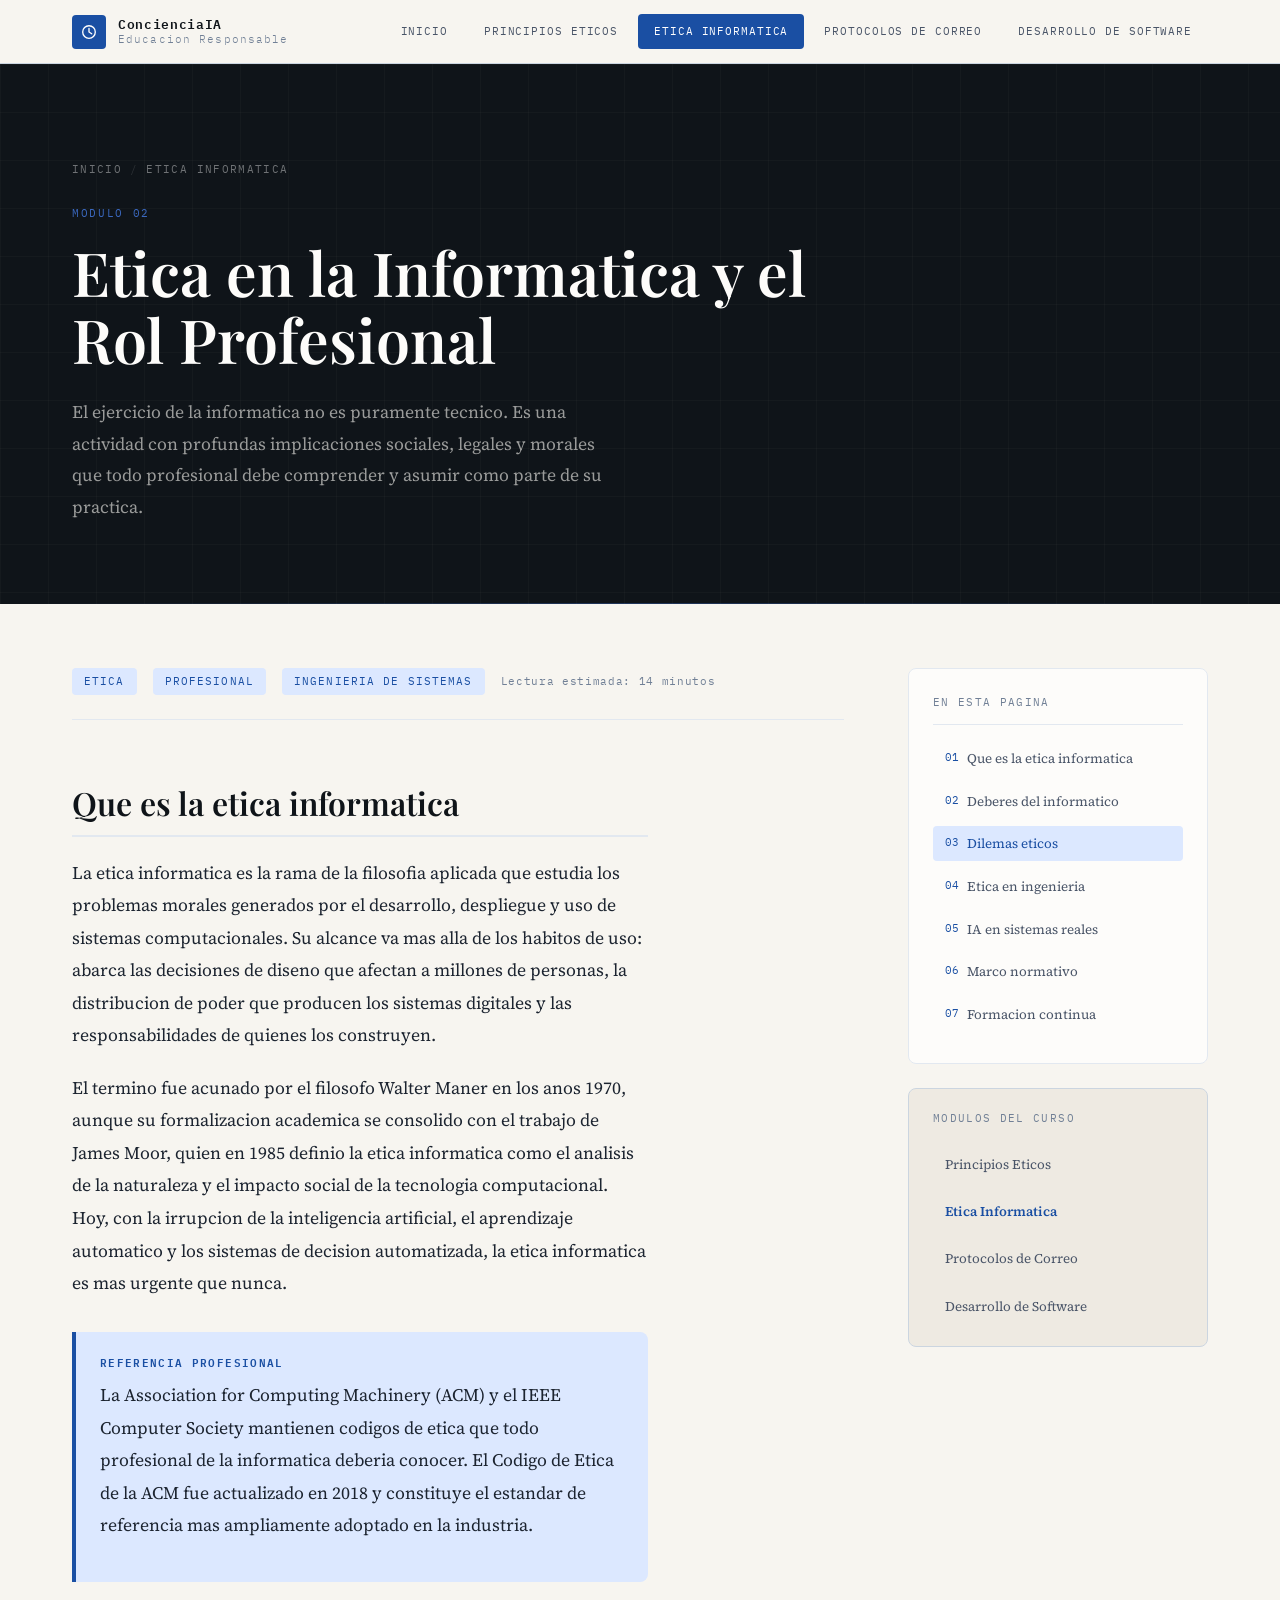
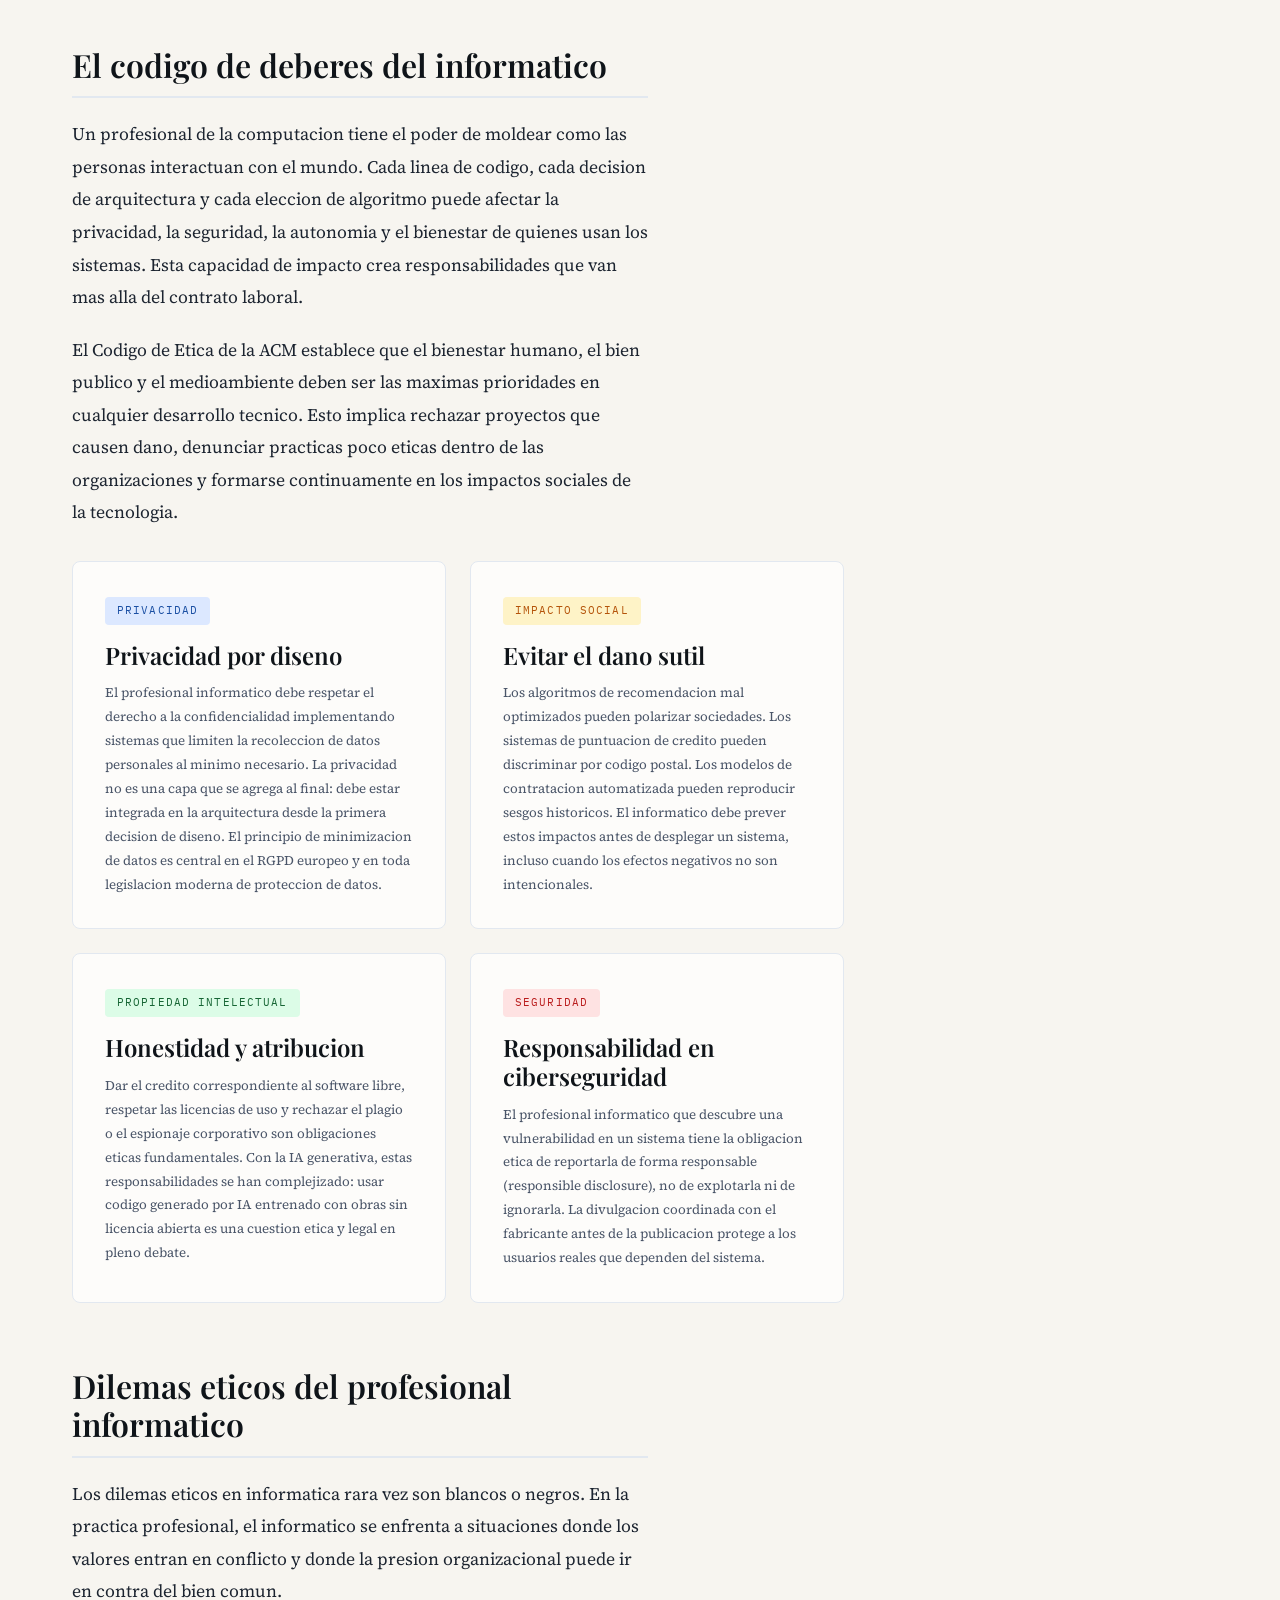
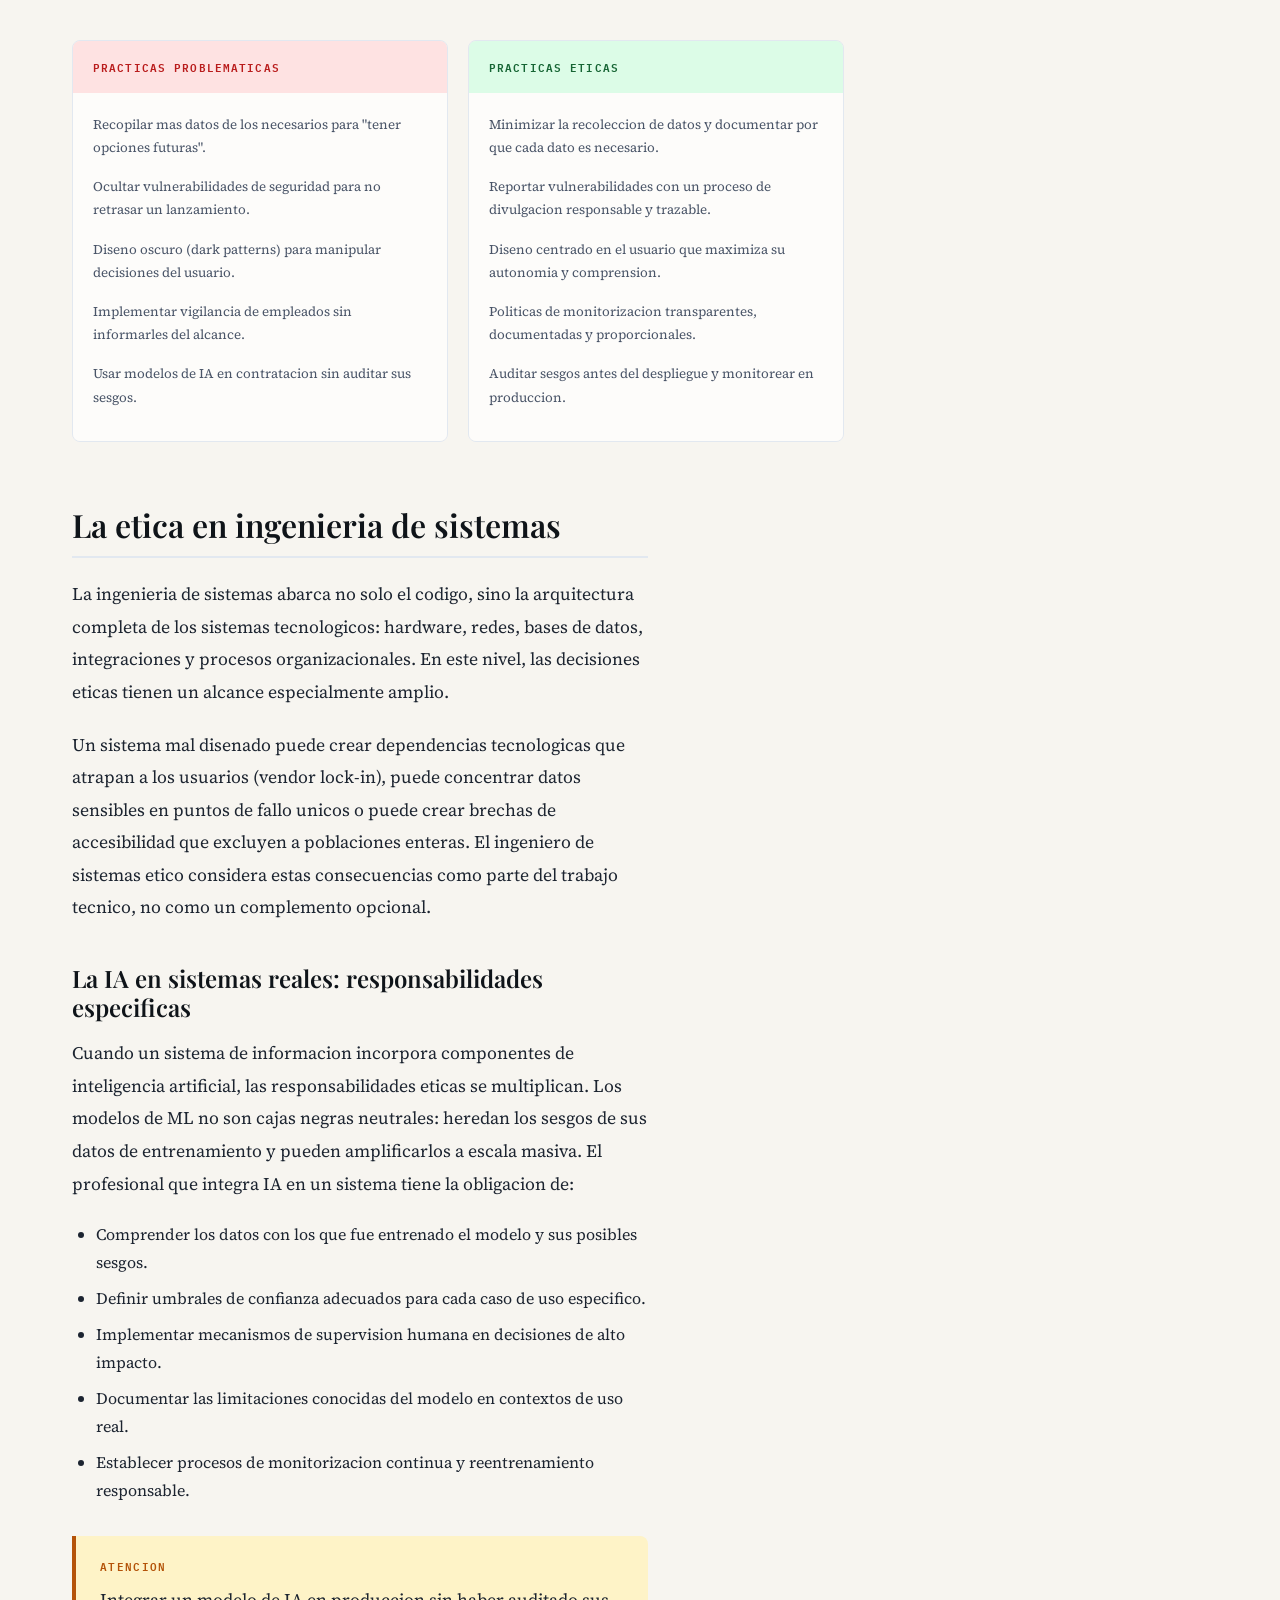
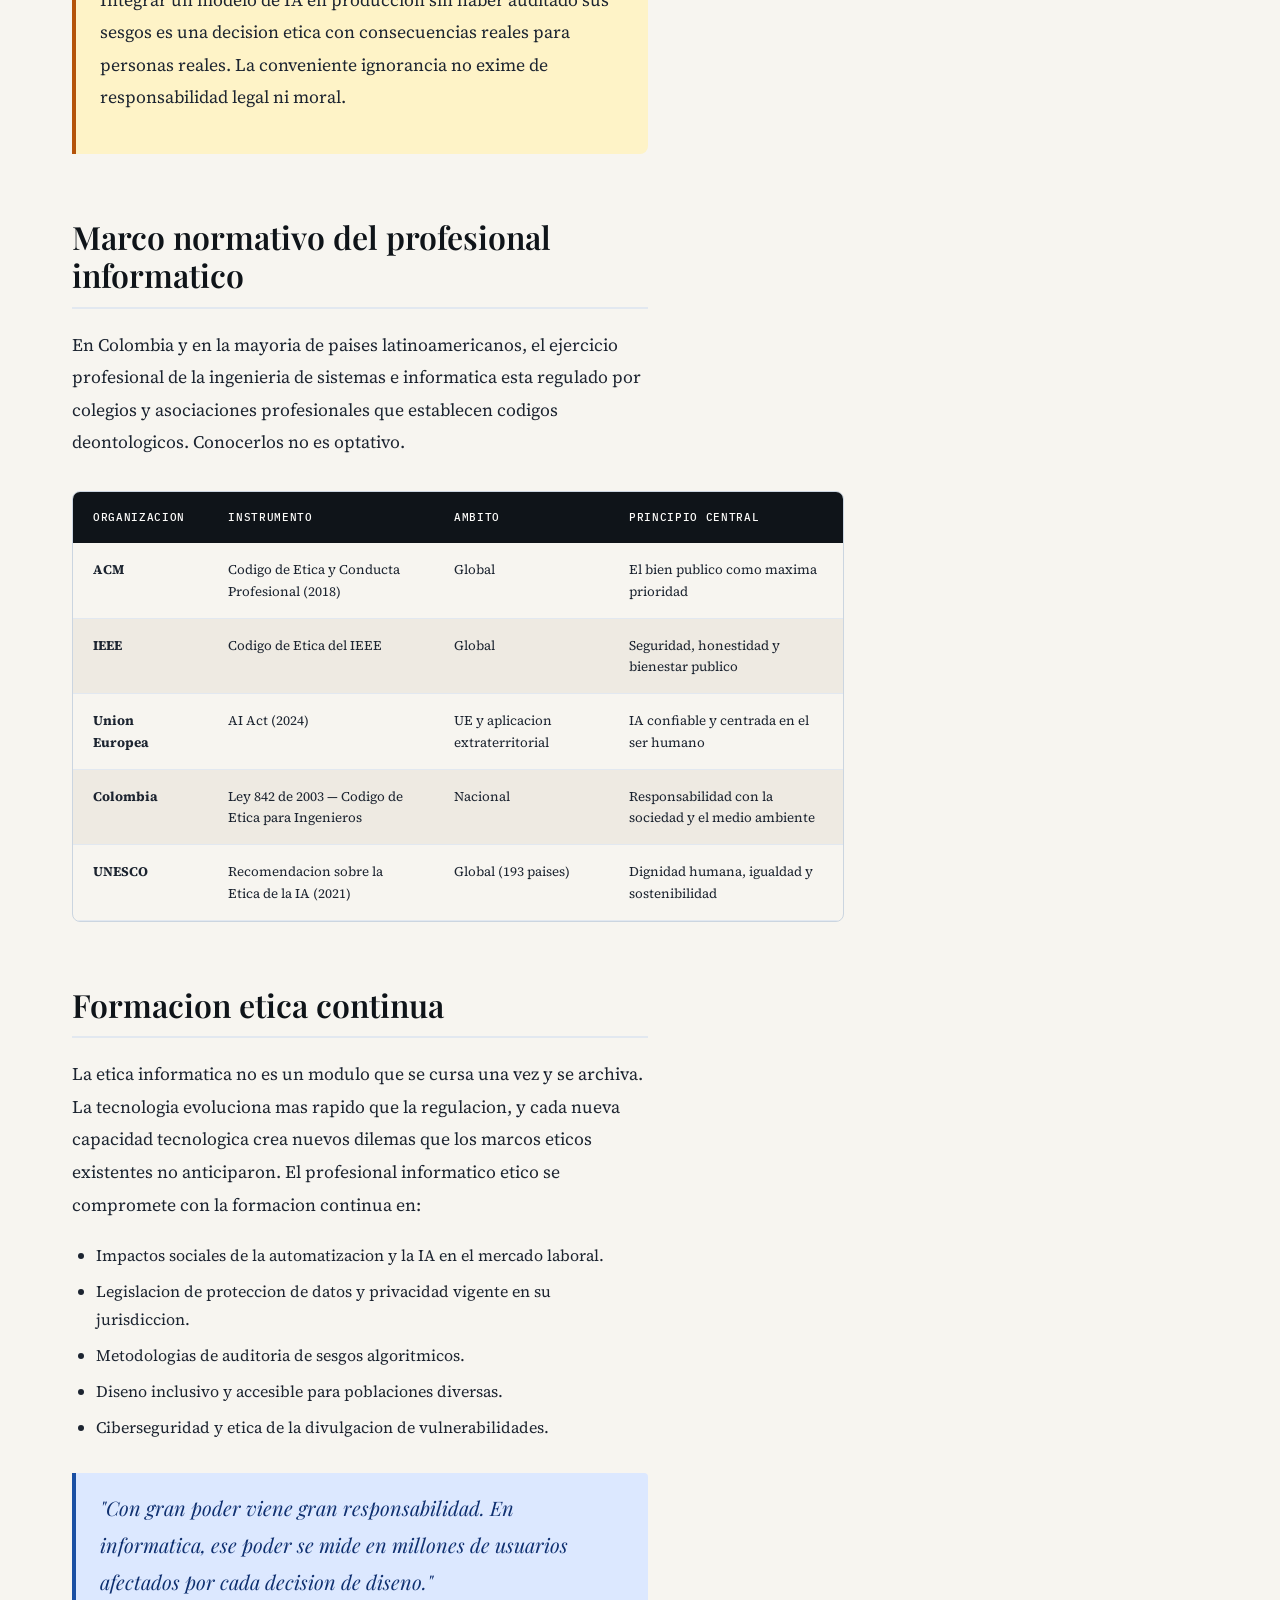
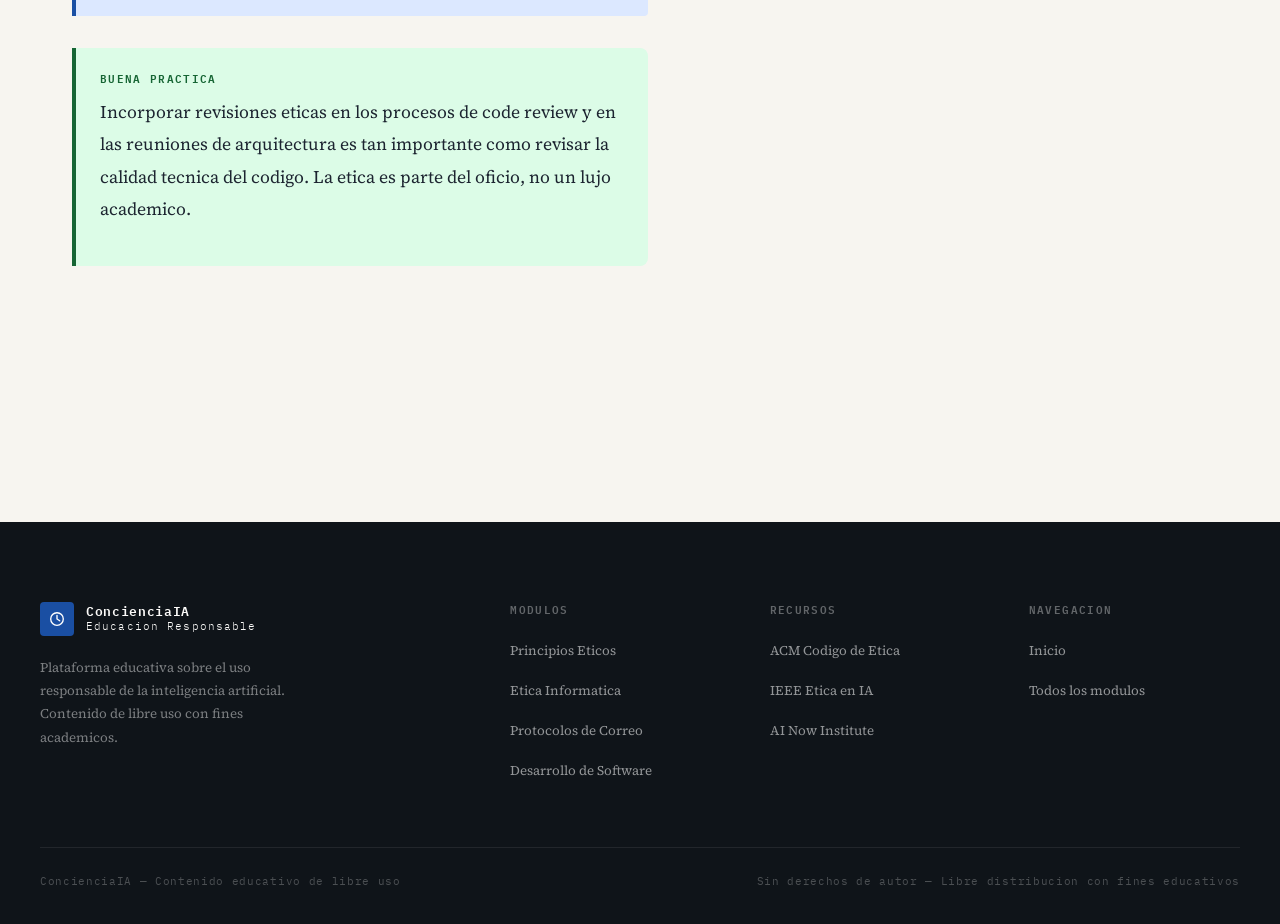
<file: pages/etica-informatica.html>
<!DOCTYPE html>
<html lang="es">
<head>
  <meta charset="UTF-8">
  <meta name="viewport" content="width=device-width, initial-scale=1.0">
  <title>Ética en Informática — ConcienciaIA</title>
  <meta name="description" content="El ejercicio de la informática no es puramente técnico: es una actividad con profundas implicaciones sociales, legales y morales. Responsabilidades del profesional informático.">
  <link rel="stylesheet" href="../css/styles.css">
</head>
<body>

  <div id="progress-bar"></div>

  <nav class="site-nav" role="navigation" aria-label="Navegacion principal">
    <div class="nav-inner">
      <a href="../index.html" class="nav-logo" aria-label="Inicio ConcienciaIA">
        <div class="nav-logo__mark">
          <svg viewBox="0 0 20 20" aria-hidden="true">
            <circle cx="10" cy="10" r="7" stroke-width="1.5" fill="none" stroke="white"/>
            <path d="M10 6v4l3 2" stroke-width="1.5" stroke-linecap="round" stroke="white" fill="none"/>
          </svg>
        </div>
        <div class="nav-logo__text">ConcienciaIA<span>Educacion Responsable</span></div>
      </a>
      <ul class="nav-menu" id="nav-menu">
        <li><a href="../index.html">Inicio</a></li>
        <li><a href="principios-eticos.html">Principios Eticos</a></li>
        <li><a href="etica-informatica.html" class="active">Etica Informatica</a></li>
        <li><a href="protocolos-correo.html">Protocolos de Correo</a></li>
        <li><a href="buenas-practicas-software.html">Desarrollo de Software</a></li>
      </ul>
      <button class="nav-toggle" id="nav-toggle" aria-label="Abrir menu" aria-expanded="false">
        <span></span><span></span><span></span>
      </button>
    </div>
  </nav>

  <main class="page-content">
    <header class="page-hero">
      <div class="page-hero__inner main-container">
        <nav class="page-hero__breadcrumb" aria-label="Ruta de navegacion">
          <a href="../index.html">Inicio</a>
          <span class="sep">/</span>
          <span>Etica Informatica</span>
        </nav>
        <span class="page-hero__label">Modulo 02</span>
        <h1 class="page-hero__title">Etica en la Informatica y el Rol Profesional</h1>
        <p class="page-hero__desc">
          El ejercicio de la informatica no es puramente tecnico. Es una actividad con
          profundas implicaciones sociales, legales y morales que todo profesional
          debe comprender y asumir como parte de su practica.
        </p>
      </div>
    </header>

    <div class="main-container">
      <div class="page-layout">

        <!-- CONTENIDO PRINCIPAL -->
        <article>
          <div class="article-meta">
            <span class="article-meta__tag">Etica</span>
            <span class="article-meta__tag">Profesional</span>
            <span class="article-meta__tag">Ingenieria de Sistemas</span>
            <span class="article-meta__read">Lectura estimada: 14 minutos</span>
          </div>

          <div class="prose">

            <h2 id="que-es">Que es la etica informatica</h2>
            <p>
              La etica informatica es la rama de la filosofia aplicada que estudia los problemas
              morales generados por el desarrollo, despliegue y uso de sistemas computacionales.
              Su alcance va mas alla de los habitos de uso: abarca las decisiones de diseno que
              afectan a millones de personas, la distribucion de poder que producen los sistemas
              digitales y las responsabilidades de quienes los construyen.
            </p>
            <p>
              El termino fue acunado por el filosofo Walter Maner en los anos 1970, aunque su
              formalizacion academica se consolido con el trabajo de James Moor, quien en 1985
              definio la etica informatica como el analisis de la naturaleza y el impacto social
              de la tecnologia computacional. Hoy, con la irrupcion de la inteligencia artificial,
              el aprendizaje automatico y los sistemas de decision automatizada, la etica
              informatica es mas urgente que nunca.
            </p>

            <div class="callout callout--info">
              <div class="callout__title">Referencia profesional</div>
              <p>La Association for Computing Machinery (ACM) y el IEEE Computer Society
              mantienen codigos de etica que todo profesional de la informatica deberia conocer.
              El Codigo de Etica de la ACM fue actualizado en 2018 y constituye el estandar
              de referencia mas ampliamente adoptado en la industria.</p>
            </div>

            <h2 id="responsabilidades">El codigo de deberes del informatico</h2>
            <p>
              Un profesional de la computacion tiene el poder de moldear como las personas
              interactuan con el mundo. Cada linea de codigo, cada decision de arquitectura
              y cada eleccion de algoritmo puede afectar la privacidad, la seguridad, la
              autonomia y el bienestar de quienes usan los sistemas. Esta capacidad de impacto
              crea responsabilidades que van mas alla del contrato laboral.
            </p>
            <p>
              El Codigo de Etica de la ACM establece que el bienestar humano, el bien publico
              y el medioambiente deben ser las maximas prioridades en cualquier desarrollo tecnico.
              Esto implica rechazar proyectos que causen dano, denunciar practicas poco eticas
              dentro de las organizaciones y formarse continuamente en los impactos sociales
              de la tecnologia.
            </p>

          </div>

          <!-- TARJETAS DE RESPONSABILIDAD -->
          <div style="margin: 2rem 0 3rem;">
            <div class="cards-grid cards-grid--2">

              <div class="card">
                <div class="card__tag card__tag--blue">Privacidad</div>
                <h3>Privacidad por diseno</h3>
                <p>
                  El profesional informatico debe respetar el derecho a la confidencialidad
                  implementando sistemas que limiten la recoleccion de datos personales al
                  minimo necesario. La privacidad no es una capa que se agrega al final:
                  debe estar integrada en la arquitectura desde la primera decision de diseno.
                  El principio de minimizacion de datos es central en el RGPD europeo y en
                  toda legislacion moderna de proteccion de datos.
                </p>
              </div>

              <div class="card">
                <div class="card__tag card__tag--amber">Impacto social</div>
                <h3>Evitar el dano sutil</h3>
                <p>
                  Los algoritmos de recomendacion mal optimizados pueden polarizar sociedades.
                  Los sistemas de puntuacion de credito pueden discriminar por codigo postal.
                  Los modelos de contratacion automatizada pueden reproducir sesgos historicos.
                  El informatico debe prever estos impactos antes de desplegar un sistema,
                  incluso cuando los efectos negativos no son intencionales.
                </p>
              </div>

              <div class="card">
                <div class="card__tag card__tag--green">Propiedad intelectual</div>
                <h3>Honestidad y atribucion</h3>
                <p>
                  Dar el credito correspondiente al software libre, respetar las licencias
                  de uso y rechazar el plagio o el espionaje corporativo son obligaciones
                  eticas fundamentales. Con la IA generativa, estas responsabilidades se han
                  complejizado: usar codigo generado por IA entrenado con obras sin licencia
                  abierta es una cuestion etica y legal en pleno debate.
                </p>
              </div>

              <div class="card">
                <div class="card__tag card__tag--red">Seguridad</div>
                <h3>Responsabilidad en ciberseguridad</h3>
                <p>
                  El profesional informatico que descubre una vulnerabilidad en un sistema
                  tiene la obligacion etica de reportarla de forma responsable (responsible
                  disclosure), no de explotarla ni de ignorarla. La divulgacion coordinada
                  con el fabricante antes de la publicacion protege a los usuarios reales
                  que dependen del sistema.
                </p>
              </div>

            </div>
          </div>

          <div class="prose">

            <h2 id="dilemas">Dilemas eticos del profesional informatico</h2>
            <p>
              Los dilemas eticos en informatica rara vez son blancos o negros. En la practica
              profesional, el informatico se enfrenta a situaciones donde los valores entran
              en conflicto y donde la presion organizacional puede ir en contra del bien comun.
            </p>

          </div>

          <!-- COMPARE GRID -->
          <div class="compare-grid">
            <div class="compare-col compare-col--bad">
              <div class="compare-col__header">Practicas problematicas</div>
              <div class="compare-col__body">
                <p>Recopilar mas datos de los necesarios para "tener opciones futuras".</p>
                <p>Ocultar vulnerabilidades de seguridad para no retrasar un lanzamiento.</p>
                <p>Diseno oscuro (dark patterns) para manipular decisiones del usuario.</p>
                <p>Implementar vigilancia de empleados sin informarles del alcance.</p>
                <p>Usar modelos de IA en contratacion sin auditar sus sesgos.</p>
              </div>
            </div>
            <div class="compare-col compare-col--good">
              <div class="compare-col__header">Practicas eticas</div>
              <div class="compare-col__body">
                <p>Minimizar la recoleccion de datos y documentar por que cada dato es necesario.</p>
                <p>Reportar vulnerabilidades con un proceso de divulgacion responsable y trazable.</p>
                <p>Diseno centrado en el usuario que maximiza su autonomia y comprension.</p>
                <p>Politicas de monitorizacion transparentes, documentadas y proporcionales.</p>
                <p>Auditar sesgos antes del despliegue y monitorear en produccion.</p>
              </div>
            </div>
          </div>

          <div class="prose">

            <h2 id="ingenieria-sistemas">La etica en ingenieria de sistemas</h2>
            <p>
              La ingenieria de sistemas abarca no solo el codigo, sino la arquitectura
              completa de los sistemas tecnologicos: hardware, redes, bases de datos,
              integraciones y procesos organizacionales. En este nivel, las decisiones
              eticas tienen un alcance especialmente amplio.
            </p>
            <p>
              Un sistema mal disenado puede crear dependencias tecnologicas que atrapan
              a los usuarios (vendor lock-in), puede concentrar datos sensibles en puntos
              de fallo unicos o puede crear brechas de accesibilidad que excluyen a
              poblaciones enteras. El ingeniero de sistemas etico considera estas consecuencias
              como parte del trabajo tecnico, no como un complemento opcional.
            </p>

            <h3 id="ia-en-sistemas">La IA en sistemas reales: responsabilidades especificas</h3>
            <p>
              Cuando un sistema de informacion incorpora componentes de inteligencia artificial,
              las responsabilidades eticas se multiplican. Los modelos de ML no son cajas negras
              neutrales: heredan los sesgos de sus datos de entrenamiento y pueden amplificarlos
              a escala masiva. El profesional que integra IA en un sistema tiene la obligacion de:
            </p>

            <ul>
              <li>Comprender los datos con los que fue entrenado el modelo y sus posibles sesgos.</li>
              <li>Definir umbrales de confianza adecuados para cada caso de uso especifico.</li>
              <li>Implementar mecanismos de supervision humana en decisiones de alto impacto.</li>
              <li>Documentar las limitaciones conocidas del modelo en contextos de uso real.</li>
              <li>Establecer procesos de monitorizacion continua y reentrenamiento responsable.</li>
            </ul>

            <div class="callout callout--warning">
              <div class="callout__title">Atencion</div>
              <p>Integrar un modelo de IA en produccion sin haber auditado sus sesgos es una
              decision etica con consecuencias reales para personas reales. La conveniente
              ignorancia no exime de responsabilidad legal ni moral.</p>
            </div>

            <h2 id="normativa">Marco normativo del profesional informatico</h2>
            <p>
              En Colombia y en la mayoria de paises latinoamericanos, el ejercicio profesional
              de la ingenieria de sistemas e informatica esta regulado por colegios y asociaciones
              profesionales que establecen codigos deontologicos. Conocerlos no es optativo.
            </p>

          </div>

          <div class="table-wrapper">
            <table>
              <thead>
                <tr>
                  <th>Organizacion</th>
                  <th>Instrumento</th>
                  <th>Ambito</th>
                  <th>Principio central</th>
                </tr>
              </thead>
              <tbody>
                <tr>
                  <td><strong>ACM</strong></td>
                  <td>Codigo de Etica y Conducta Profesional (2018)</td>
                  <td>Global</td>
                  <td>El bien publico como maxima prioridad</td>
                </tr>
                <tr>
                  <td><strong>IEEE</strong></td>
                  <td>Codigo de Etica del IEEE</td>
                  <td>Global</td>
                  <td>Seguridad, honestidad y bienestar publico</td>
                </tr>
                <tr>
                  <td><strong>Union Europea</strong></td>
                  <td>AI Act (2024)</td>
                  <td>UE y aplicacion extraterritorial</td>
                  <td>IA confiable y centrada en el ser humano</td>
                </tr>
                <tr>
                  <td><strong>Colombia</strong></td>
                  <td>Ley 842 de 2003 — Codigo de Etica para Ingenieros</td>
                  <td>Nacional</td>
                  <td>Responsabilidad con la sociedad y el medio ambiente</td>
                </tr>
                <tr>
                  <td><strong>UNESCO</strong></td>
                  <td>Recomendacion sobre la Etica de la IA (2021)</td>
                  <td>Global (193 paises)</td>
                  <td>Dignidad humana, igualdad y sostenibilidad</td>
                </tr>
              </tbody>
            </table>
          </div>

          <div class="prose">

            <h2 id="formacion">Formacion etica continua</h2>
            <p>
              La etica informatica no es un modulo que se cursa una vez y se archiva.
              La tecnologia evoluciona mas rapido que la regulacion, y cada nueva capacidad
              tecnologica crea nuevos dilemas que los marcos eticos existentes no anticiparon.
              El profesional informatico etico se compromete con la formacion continua en:
            </p>

            <ul>
              <li>Impactos sociales de la automatizacion y la IA en el mercado laboral.</li>
              <li>Legislacion de proteccion de datos y privacidad vigente en su jurisdiccion.</li>
              <li>Metodologias de auditoria de sesgos algoritmicos.</li>
              <li>Diseno inclusivo y accesible para poblaciones diversas.</li>
              <li>Ciberseguridad y etica de la divulgacion de vulnerabilidades.</li>
            </ul>

            <blockquote>
              <p>
                "Con gran poder viene gran responsabilidad. En informatica, ese poder
                se mide en millones de usuarios afectados por cada decision de diseno."
              </p>
            </blockquote>

            <div class="callout callout--success">
              <div class="callout__title">Buena practica</div>
              <p>Incorporar revisiones eticas en los procesos de code review y en las
              reuniones de arquitectura es tan importante como revisar la calidad tecnica
              del codigo. La etica es parte del oficio, no un lujo academico.</p>
            </div>

          </div>
        </article>

        <!-- SIDEBAR -->
        <aside class="sidebar" aria-label="Navegacion del modulo">
          <nav class="sidebar-toc" aria-label="Contenido de este modulo">
            <div class="sidebar-toc__title">En esta pagina</div>
            <ol>
              <li><a href="#que-es">Que es la etica informatica</a></li>
              <li><a href="#responsabilidades">Deberes del informatico</a></li>
              <li><a href="#dilemas">Dilemas eticos</a></li>
              <li><a href="#ingenieria-sistemas">Etica en ingenieria</a></li>
              <li><a href="#ia-en-sistemas">IA en sistemas reales</a></li>
              <li><a href="#normativa">Marco normativo</a></li>
              <li><a href="#formacion">Formacion continua</a></li>
            </ol>
          </nav>
          <nav class="sidebar-nav" aria-label="Otros modulos">
            <div class="sidebar-nav__title">Modulos del curso</div>
            <ul>
              <li><a href="principios-eticos.html">Principios Eticos</a></li>
              <li><a href="etica-informatica.html" class="current">Etica Informatica</a></li>
              <li><a href="protocolos-correo.html">Protocolos de Correo</a></li>
              <li><a href="buenas-practicas-software.html">Desarrollo de Software</a></li>
            </ul>
          </nav>
        </aside>

      </div>
    </div>
  </main>

  <footer class="site-footer" role="contentinfo">
    <div class="footer-inner">
      <div class="footer-grid">
        <div class="footer-brand">
          <a href="../index.html" class="nav-logo" aria-label="Inicio">
            <div class="nav-logo__mark">
              <svg viewBox="0 0 20 20" aria-hidden="true">
                <circle cx="10" cy="10" r="7" stroke-width="1.5" fill="none" stroke="white"/>
                <path d="M10 6v4l3 2" stroke-width="1.5" stroke-linecap="round" stroke="white" fill="none"/>
              </svg>
            </div>
            <div class="nav-logo__text">ConcienciaIA<span>Educacion Responsable</span></div>
          </a>
          <p>Plataforma educativa sobre el uso responsable de la inteligencia artificial. Contenido de libre uso con fines academicos.</p>
        </div>
        <div class="footer-col">
          <h5>Modulos</h5>
          <ul>
            <li><a href="principios-eticos.html">Principios Eticos</a></li>
            <li><a href="etica-informatica.html">Etica Informatica</a></li>
            <li><a href="protocolos-correo.html">Protocolos de Correo</a></li>
            <li><a href="buenas-practicas-software.html">Desarrollo de Software</a></li>
          </ul>
        </div>
        <div class="footer-col">
          <h5>Recursos</h5>
          <ul>
            <li><a href="https://www.acm.org/code-of-ethics" target="_blank" rel="noopener">ACM Codigo de Etica</a></li>
            <li><a href="https://www.ieee.org/about/corporate/governance/p7-ethics.html" target="_blank" rel="noopener">IEEE Etica en IA</a></li>
            <li><a href="https://ainowInstitute.org" target="_blank" rel="noopener">AI Now Institute</a></li>
          </ul>
        </div>
        <div class="footer-col">
          <h5>Navegacion</h5>
          <ul>
            <li><a href="../index.html">Inicio</a></li>
            <li><a href="../index.html#modulos">Todos los modulos</a></li>
          </ul>
        </div>
      </div>
      <div class="footer-bottom">
        <span>ConcienciaIA — Contenido educativo de libre uso</span>
        <span>Sin derechos de autor — Libre distribucion con fines educativos</span>
      </div>
    </div>
  </footer>

  <script src="../js/main.js"></script>
</body>
</html>
</file>
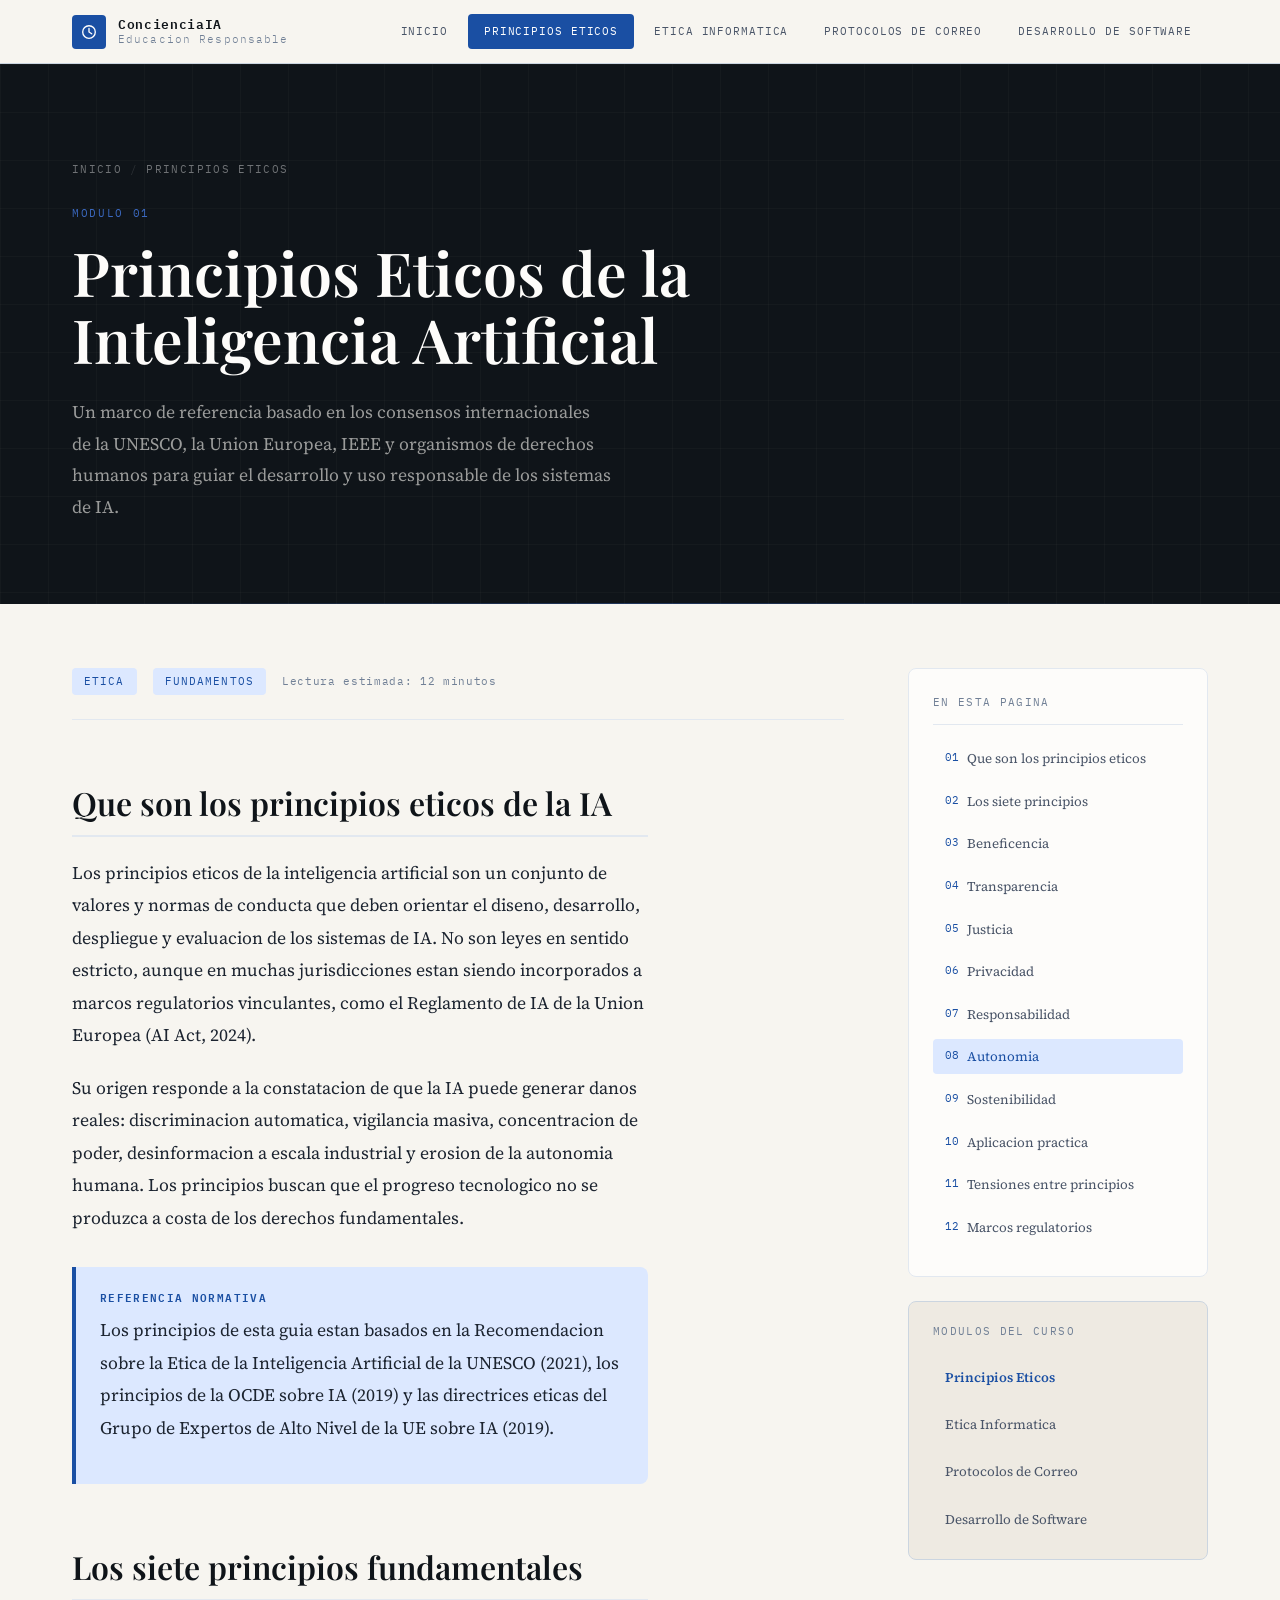
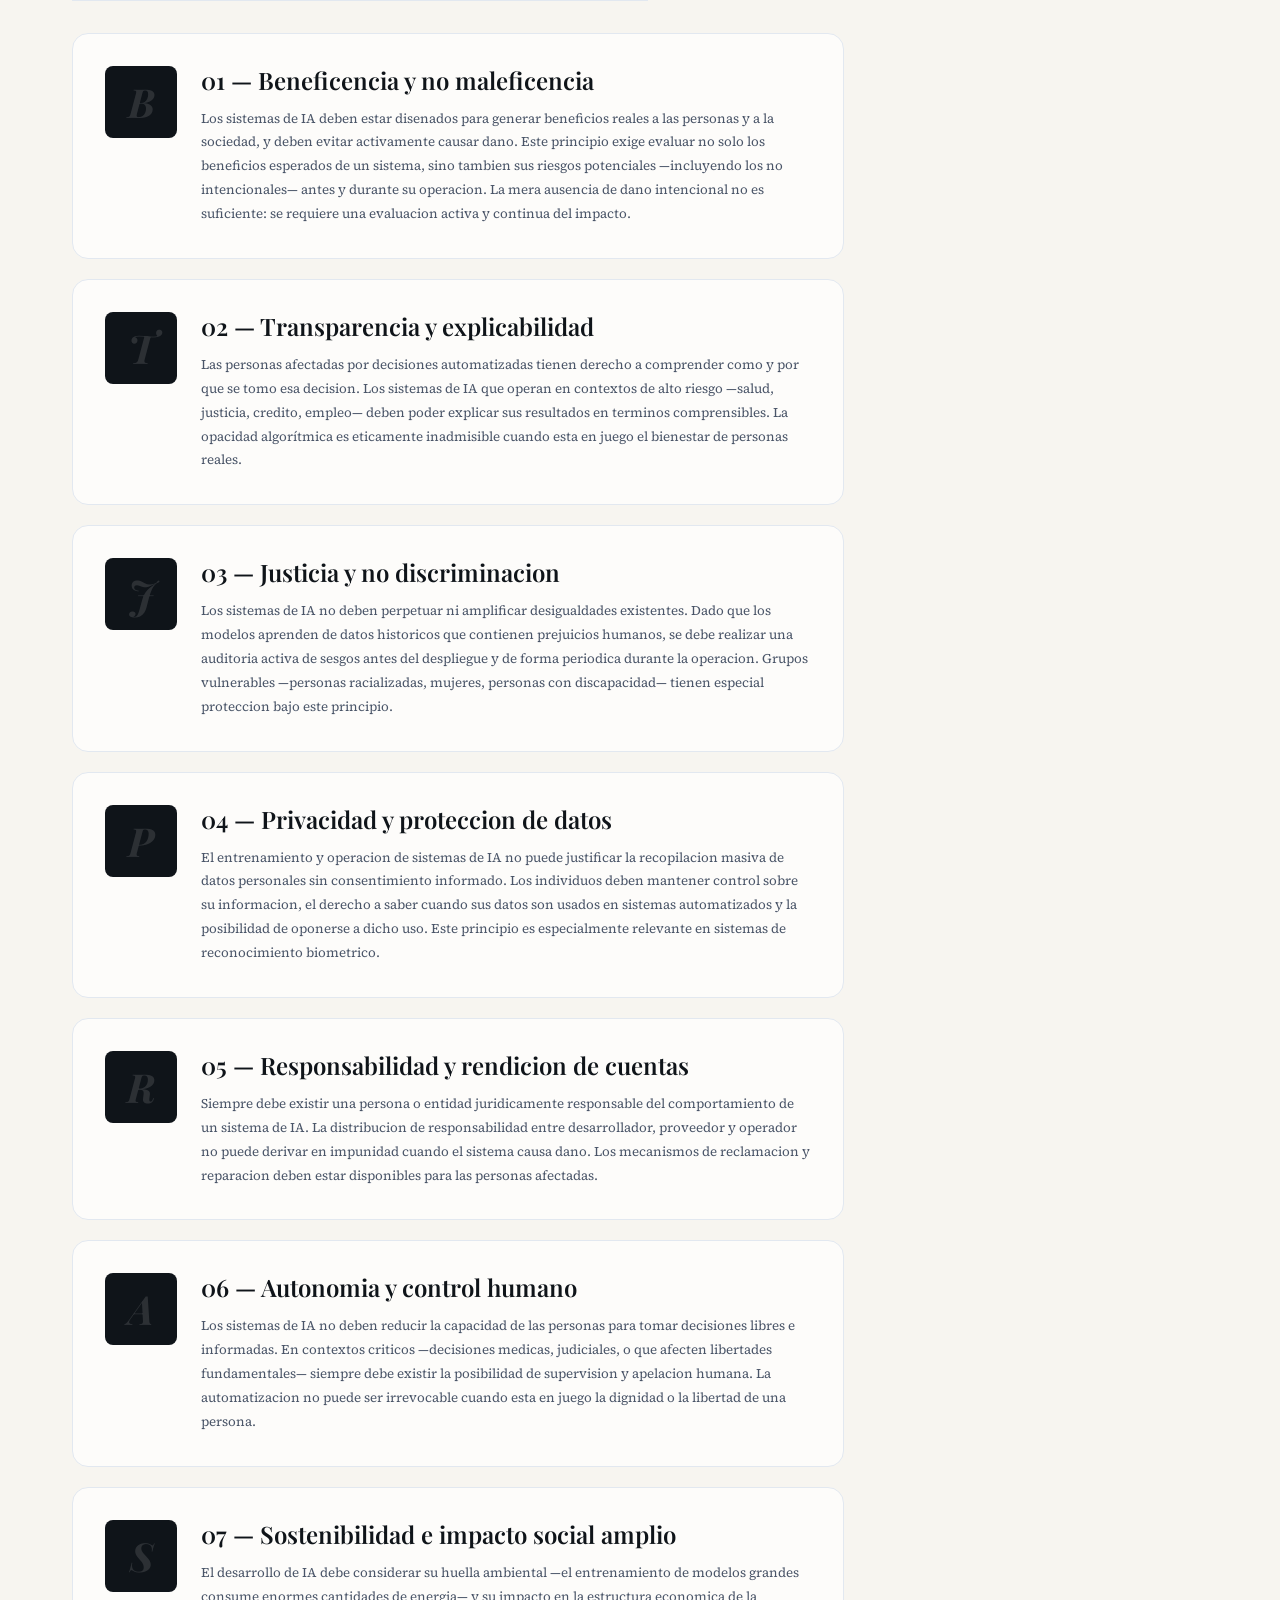
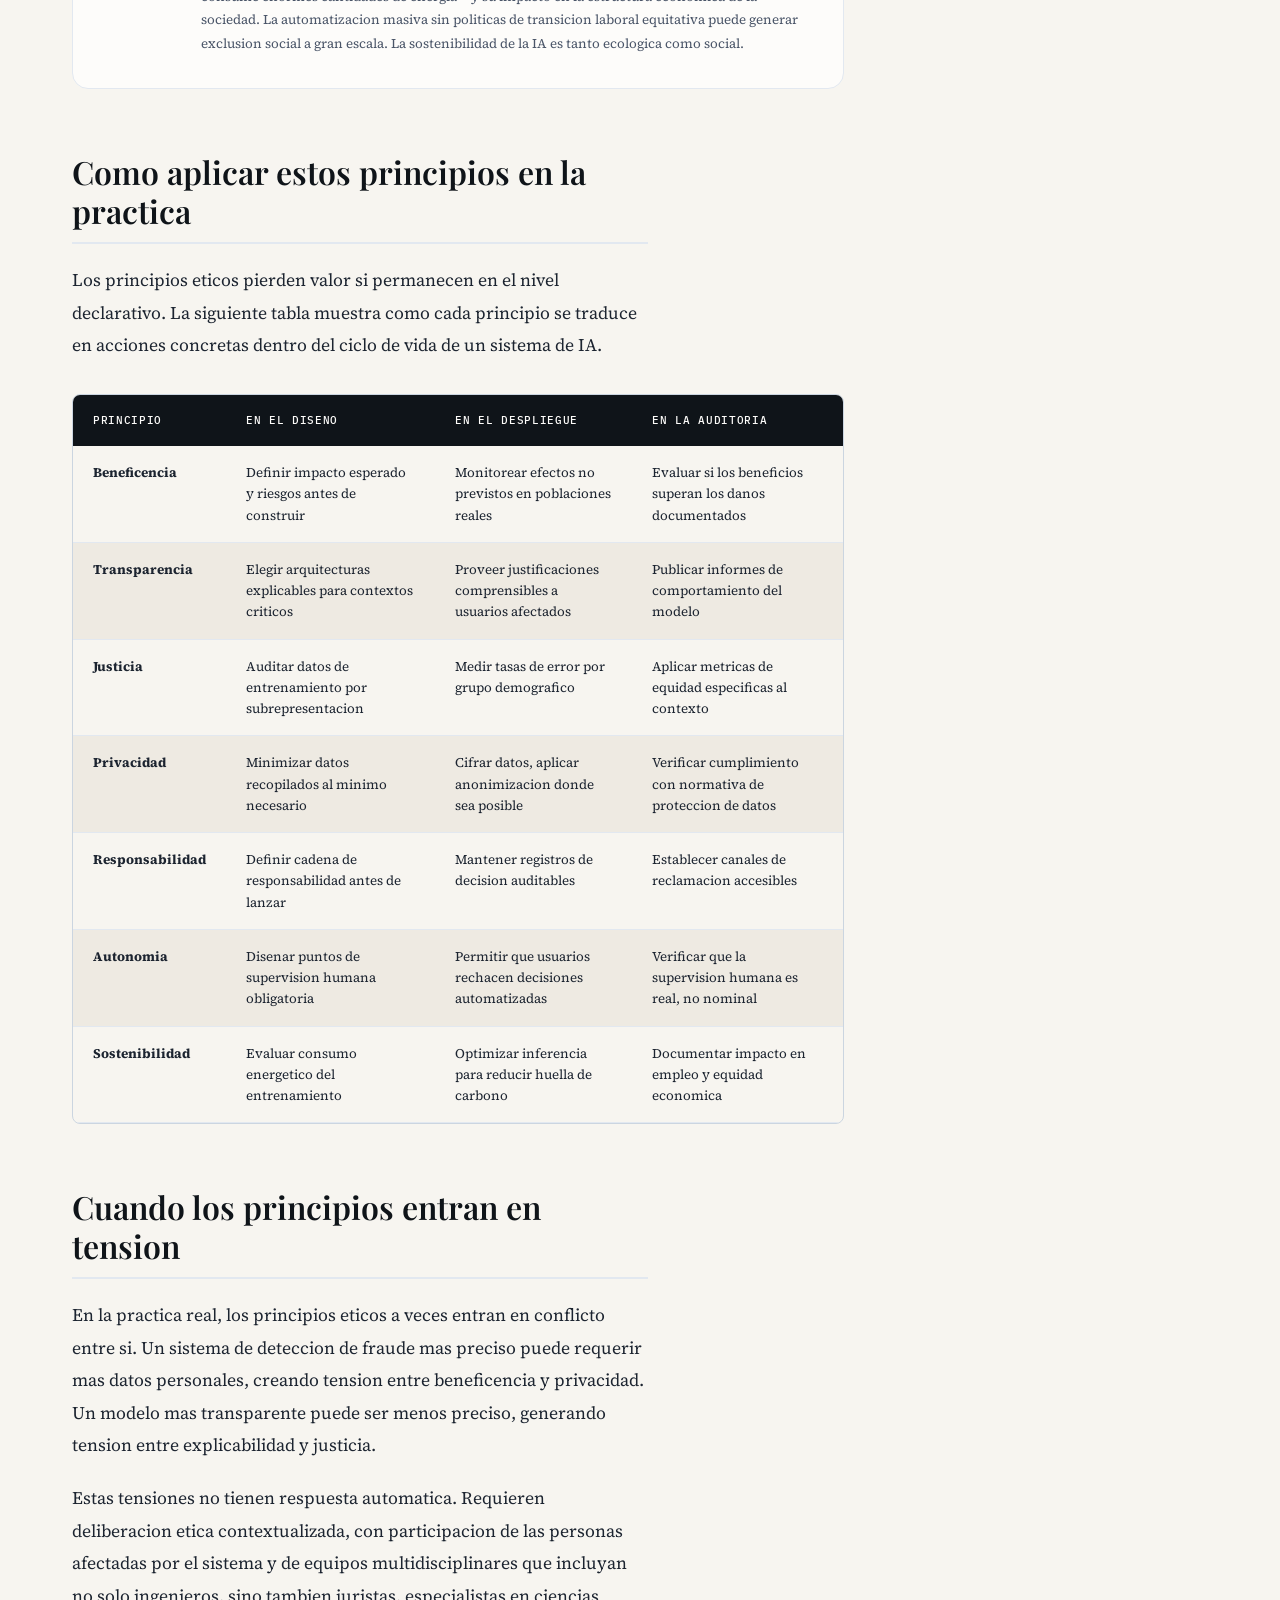
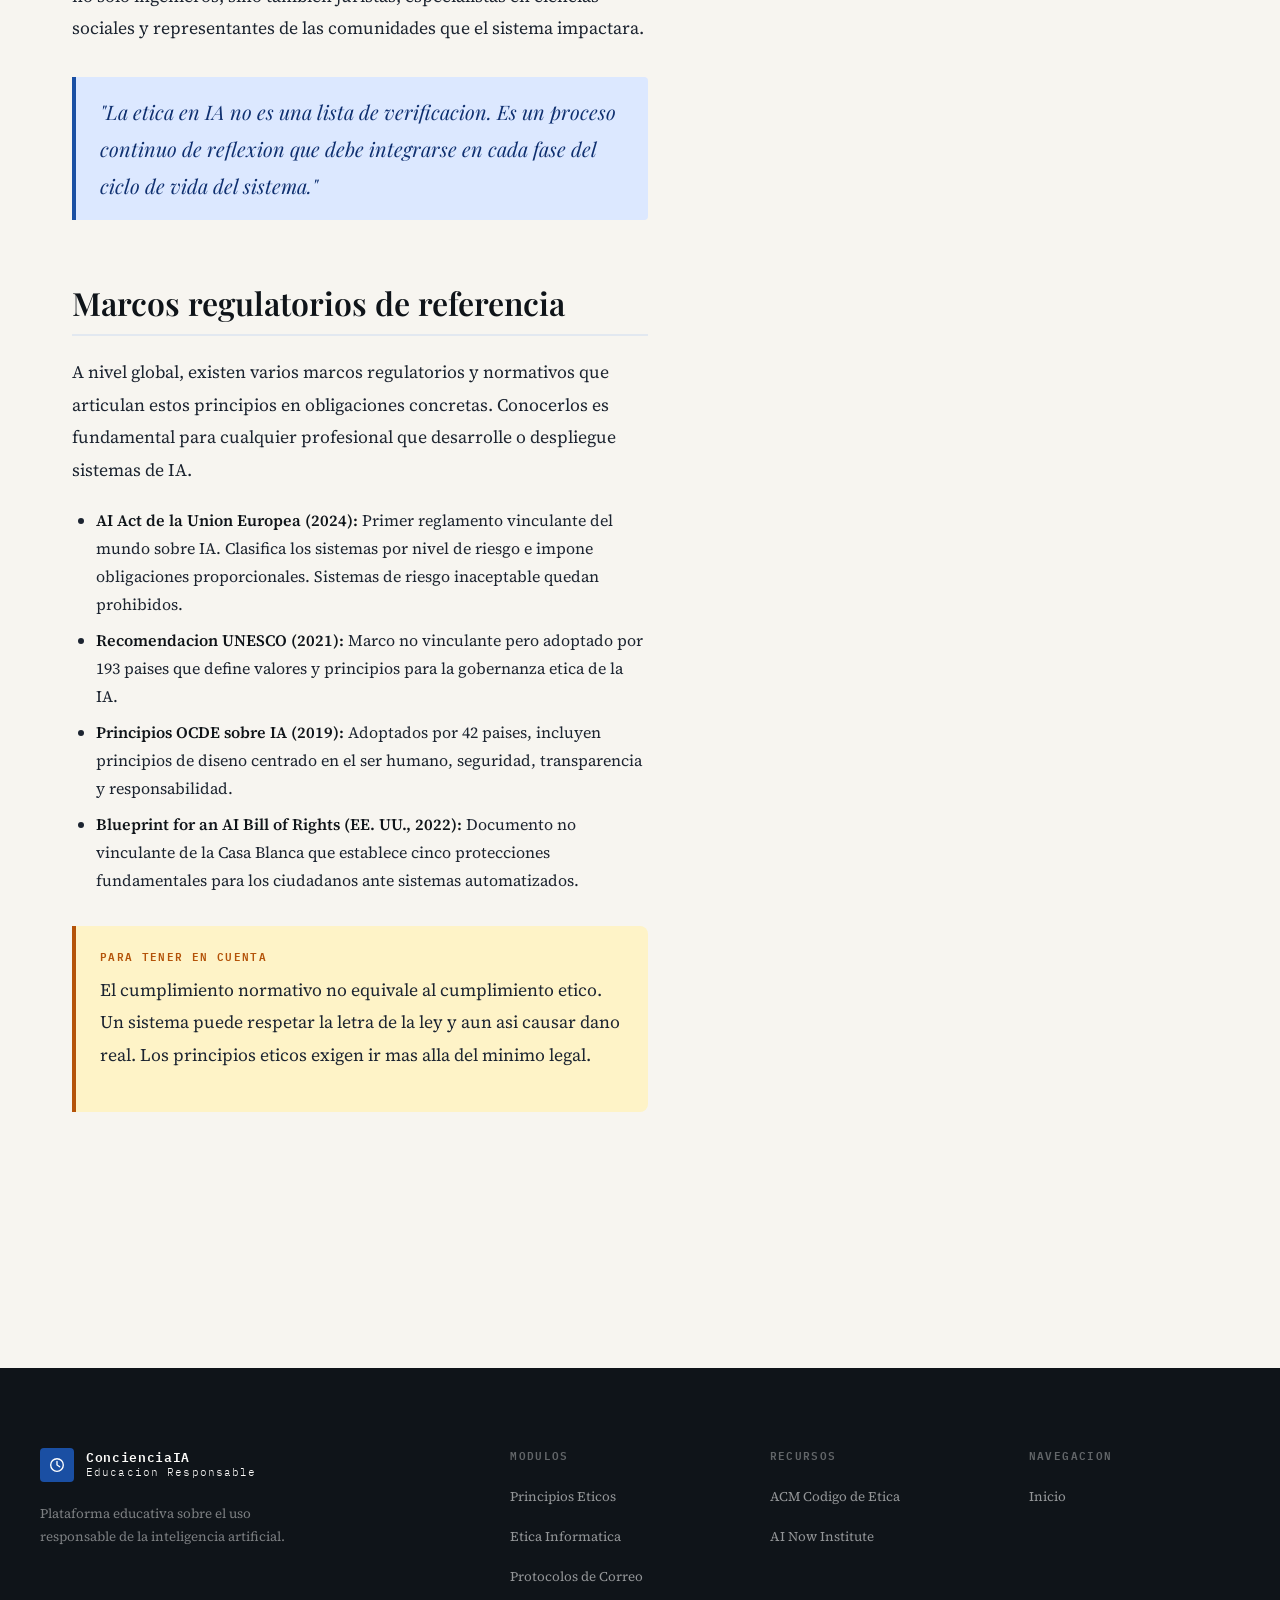
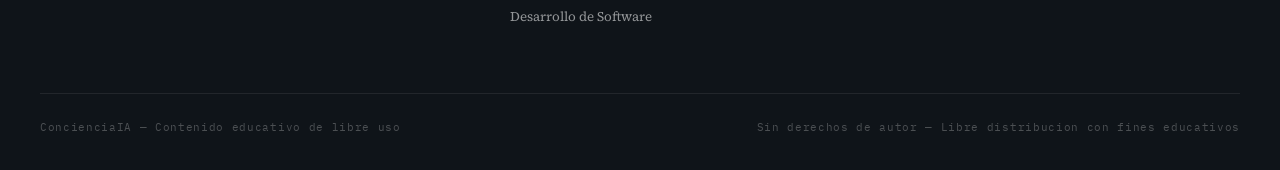
<file: pages/principios-eticos.html>
<!DOCTYPE html>
<html lang="es">
<head>
  <meta charset="UTF-8">
  <meta name="viewport" content="width=device-width, initial-scale=1.0">
  <title>Principios Eticos de la IA — ConcienciaIA</title>
  <meta name="description" content="Los siete principios fundamentales para garantizar que la inteligencia artificial respete la dignidad humana y los derechos fundamentales.">
  <link rel="stylesheet" href="../css/styles.css">
</head>
<body>

  <div id="progress-bar"></div>

  <nav class="site-nav" role="navigation" aria-label="Navegacion principal">
    <div class="nav-inner">
      <a href="../index.html" class="nav-logo">
        <div class="nav-logo__mark">
          <svg viewBox="0 0 20 20"><circle cx="10" cy="10" r="7" stroke-width="1.5" fill="none" stroke="white"/><path d="M10 6v4l3 2" stroke-width="1.5" stroke-linecap="round" stroke="white" fill="none"/></svg>
        </div>
        <div class="nav-logo__text">ConcienciaIA<span>Educacion Responsable</span></div>
      </a>
      <ul class="nav-menu" id="nav-menu">
        <li><a href="../index.html">Inicio</a></li>
        <li><a href="principios-eticos.html" class="active">Principios Eticos</a></li>
        <li><a href="etica-informatica.html">Etica Informatica</a></li>
        <li><a href="protocolos-correo.html">Protocolos de Correo</a></li>
        <li><a href="buenas-practicas-software.html">Desarrollo de Software</a></li>
      </ul>
      <button class="nav-toggle" id="nav-toggle" aria-label="Abrir menu" aria-expanded="false">
        <span></span><span></span><span></span>
      </button>
    </div>
  </nav>

  <main class="page-content">
    <header class="page-hero">
      <div class="page-hero__inner main-container">
        <nav class="page-hero__breadcrumb" aria-label="Ruta de navegacion">
          <a href="../index.html">Inicio</a>
          <span class="sep">/</span>
          <span>Principios Eticos</span>
        </nav>
        <span class="page-hero__label">Modulo 01</span>
        <h1 class="page-hero__title">Principios Eticos de la Inteligencia Artificial</h1>
        <p class="page-hero__desc">
          Un marco de referencia basado en los consensos internacionales de la UNESCO,
          la Union Europea, IEEE y organismos de derechos humanos para guiar el desarrollo
          y uso responsable de los sistemas de IA.
        </p>
      </div>
    </header>

    <div class="main-container">
      <div class="page-layout">
        <!-- CONTENIDO PRINCIPAL -->
        <article>
          <div class="article-meta">
            <span class="article-meta__tag">Etica</span>
            <span class="article-meta__tag">Fundamentos</span>
            <span class="article-meta__read">Lectura estimada: 12 minutos</span>
          </div>

          <div class="prose">

            <h2 id="que-son">Que son los principios eticos de la IA</h2>
            <p>
              Los principios eticos de la inteligencia artificial son un conjunto de valores
              y normas de conducta que deben orientar el diseno, desarrollo, despliegue y
              evaluacion de los sistemas de IA. No son leyes en sentido estricto, aunque
              en muchas jurisdicciones estan siendo incorporados a marcos regulatorios vinculantes,
              como el Reglamento de IA de la Union Europea (AI Act, 2024).
            </p>
            <p>
              Su origen responde a la constatacion de que la IA puede generar danos reales:
              discriminacion automatica, vigilancia masiva, concentracion de poder, desinformacion
              a escala industrial y erosion de la autonomia humana. Los principios buscan que
              el progreso tecnologico no se produzca a costa de los derechos fundamentales.
            </p>

            <div class="callout callout--info">
              <div class="callout__title">Referencia normativa</div>
              <p>Los principios de esta guia estan basados en la Recomendacion sobre la Etica de la
              Inteligencia Artificial de la UNESCO (2021), los principios de la OCDE sobre IA (2019)
              y las directrices eticas del Grupo de Expertos de Alto Nivel de la UE sobre IA (2019).</p>
            </div>

            <h2 id="los-siete">Los siete principios fundamentales</h2>

          </div><!-- /prose -->

          <!-- TARJETAS DE PRINCIPIOS -->
          <div style="margin:2rem 0 3rem;">

            <div class="principle-card">
              <div class="principle-card__letter"><span>B</span></div>
              <div class="principle-card__body">
                <h3 id="beneficencia">01 — Beneficencia y no maleficencia</h3>
                <p>
                  Los sistemas de IA deben estar disenados para generar beneficios reales a las
                  personas y a la sociedad, y deben evitar activamente causar dano. Este principio
                  exige evaluar no solo los beneficios esperados de un sistema, sino tambien sus
                  riesgos potenciales —incluyendo los no intencionales— antes y durante su operacion.
                  La mera ausencia de dano intencional no es suficiente: se requiere una evaluacion
                  activa y continua del impacto.
                </p>
              </div>
            </div>

            <div class="principle-card">
              <div class="principle-card__letter"><span>T</span></div>
              <div class="principle-card__body">
                <h3 id="transparencia">02 — Transparencia y explicabilidad</h3>
                <p>
                  Las personas afectadas por decisiones automatizadas tienen derecho a comprender
                  como y por que se tomo esa decision. Los sistemas de IA que operan en contextos
                  de alto riesgo —salud, justicia, credito, empleo— deben poder explicar sus
                  resultados en terminos comprensibles. La opacidad algorítmica es eticamente
                  inadmisible cuando esta en juego el bienestar de personas reales.
                </p>
              </div>
            </div>

            <div class="principle-card">
              <div class="principle-card__letter"><span>J</span></div>
              <div class="principle-card__body">
                <h3 id="justicia">03 — Justicia y no discriminacion</h3>
                <p>
                  Los sistemas de IA no deben perpetuar ni amplificar desigualdades existentes.
                  Dado que los modelos aprenden de datos historicos que contienen prejuicios humanos,
                  se debe realizar una auditoria activa de sesgos antes del despliegue y de forma
                  periodica durante la operacion. Grupos vulnerables —personas racializadas, mujeres,
                  personas con discapacidad— tienen especial proteccion bajo este principio.
                </p>
              </div>
            </div>

            <div class="principle-card">
              <div class="principle-card__letter"><span>P</span></div>
              <div class="principle-card__body">
                <h3 id="privacidad">04 — Privacidad y proteccion de datos</h3>
                <p>
                  El entrenamiento y operacion de sistemas de IA no puede justificar la recopilacion
                  masiva de datos personales sin consentimiento informado. Los individuos deben
                  mantener control sobre su informacion, el derecho a saber cuando sus datos son
                  usados en sistemas automatizados y la posibilidad de oponerse a dicho uso.
                  Este principio es especialmente relevante en sistemas de reconocimiento biometrico.
                </p>
              </div>
            </div>

            <div class="principle-card">
              <div class="principle-card__letter"><span>R</span></div>
              <div class="principle-card__body">
                <h3 id="responsabilidad">05 — Responsabilidad y rendicion de cuentas</h3>
                <p>
                  Siempre debe existir una persona o entidad juridicamente responsable del
                  comportamiento de un sistema de IA. La distribucion de responsabilidad entre
                  desarrollador, proveedor y operador no puede derivar en impunidad cuando el
                  sistema causa dano. Los mecanismos de reclamacion y reparacion deben estar
                  disponibles para las personas afectadas.
                </p>
              </div>
            </div>

            <div class="principle-card">
              <div class="principle-card__letter"><span>A</span></div>
              <div class="principle-card__body">
                <h3 id="autonomia">06 — Autonomia y control humano</h3>
                <p>
                  Los sistemas de IA no deben reducir la capacidad de las personas para tomar
                  decisiones libres e informadas. En contextos criticos —decisiones medicas, judiciales,
                  o que afecten libertades fundamentales— siempre debe existir la posibilidad de
                  supervision y apelacion humana. La automatizacion no puede ser irrevocable cuando
                  esta en juego la dignidad o la libertad de una persona.
                </p>
              </div>
            </div>

            <div class="principle-card">
              <div class="principle-card__letter"><span>S</span></div>
              <div class="principle-card__body">
                <h3 id="sostenibilidad">07 — Sostenibilidad e impacto social amplio</h3>
                <p>
                  El desarrollo de IA debe considerar su huella ambiental —el entrenamiento de
                  modelos grandes consume enormes cantidades de energia— y su impacto en la
                  estructura economica de la sociedad. La automatizacion masiva sin politicas
                  de transicion laboral equitativa puede generar exclusion social a gran escala.
                  La sostenibilidad de la IA es tanto ecologica como social.
                </p>
              </div>
            </div>

          </div>

          <div class="prose">

            <h2 id="aplicacion">Como aplicar estos principios en la practica</h2>
            <p>
              Los principios eticos pierden valor si permanecen en el nivel declarativo.
              La siguiente tabla muestra como cada principio se traduce en acciones concretas
              dentro del ciclo de vida de un sistema de IA.
            </p>

          </div>

          <div class="table-wrapper">
            <table>
              <thead>
                <tr>
                  <th>Principio</th>
                  <th>En el diseno</th>
                  <th>En el despliegue</th>
                  <th>En la auditoria</th>
                </tr>
              </thead>
              <tbody>
                <tr>
                  <td><strong>Beneficencia</strong></td>
                  <td>Definir impacto esperado y riesgos antes de construir</td>
                  <td>Monitorear efectos no previstos en poblaciones reales</td>
                  <td>Evaluar si los beneficios superan los danos documentados</td>
                </tr>
                <tr>
                  <td><strong>Transparencia</strong></td>
                  <td>Elegir arquitecturas explicables para contextos criticos</td>
                  <td>Proveer justificaciones comprensibles a usuarios afectados</td>
                  <td>Publicar informes de comportamiento del modelo</td>
                </tr>
                <tr>
                  <td><strong>Justicia</strong></td>
                  <td>Auditar datos de entrenamiento por subrepresentacion</td>
                  <td>Medir tasas de error por grupo demografico</td>
                  <td>Aplicar metricas de equidad especificas al contexto</td>
                </tr>
                <tr>
                  <td><strong>Privacidad</strong></td>
                  <td>Minimizar datos recopilados al minimo necesario</td>
                  <td>Cifrar datos, aplicar anonimizacion donde sea posible</td>
                  <td>Verificar cumplimiento con normativa de proteccion de datos</td>
                </tr>
                <tr>
                  <td><strong>Responsabilidad</strong></td>
                  <td>Definir cadena de responsabilidad antes de lanzar</td>
                  <td>Mantener registros de decision auditables</td>
                  <td>Establecer canales de reclamacion accesibles</td>
                </tr>
                <tr>
                  <td><strong>Autonomia</strong></td>
                  <td>Disenar puntos de supervision humana obligatoria</td>
                  <td>Permitir que usuarios rechacen decisiones automatizadas</td>
                  <td>Verificar que la supervision humana es real, no nominal</td>
                </tr>
                <tr>
                  <td><strong>Sostenibilidad</strong></td>
                  <td>Evaluar consumo energetico del entrenamiento</td>
                  <td>Optimizar inferencia para reducir huella de carbono</td>
                  <td>Documentar impacto en empleo y equidad economica</td>
                </tr>
              </tbody>
            </table>
          </div>

          <div class="prose">

            <h2 id="casos-tension">Cuando los principios entran en tension</h2>
            <p>
              En la practica real, los principios eticos a veces entran en conflicto entre si.
              Un sistema de deteccion de fraude mas preciso puede requerir mas datos personales,
              creando tension entre beneficencia y privacidad. Un modelo mas transparente puede
              ser menos preciso, generando tension entre explicabilidad y justicia.
            </p>
            <p>
              Estas tensiones no tienen respuesta automatica. Requieren deliberacion etica
              contextualizada, con participacion de las personas afectadas por el sistema y
              de equipos multidisciplinares que incluyan no solo ingenieros, sino tambien
              juristas, especialistas en ciencias sociales y representantes de las comunidades
              que el sistema impactara.
            </p>

            <blockquote>
              <p>
                "La etica en IA no es una lista de verificacion. Es un proceso continuo de
                reflexion que debe integrarse en cada fase del ciclo de vida del sistema."
              </p>
            </blockquote>

            <h2 id="marcos-regulatorios">Marcos regulatorios de referencia</h2>
            <p>
              A nivel global, existen varios marcos regulatorios y normativos que articulan
              estos principios en obligaciones concretas. Conocerlos es fundamental para
              cualquier profesional que desarrolle o despliegue sistemas de IA.
            </p>

            <ul>
              <li>
                <strong>AI Act de la Union Europea (2024):</strong> Primer reglamento vinculante
                del mundo sobre IA. Clasifica los sistemas por nivel de riesgo e impone
                obligaciones proporcionales. Sistemas de riesgo inaceptable quedan prohibidos.
              </li>
              <li>
                <strong>Recomendacion UNESCO (2021):</strong> Marco no vinculante pero adoptado
                por 193 paises que define valores y principios para la gobernanza etica de la IA.
              </li>
              <li>
                <strong>Principios OCDE sobre IA (2019):</strong> Adoptados por 42 paises, incluyen
                principios de diseno centrado en el ser humano, seguridad, transparencia y responsabilidad.
              </li>
              <li>
                <strong>Blueprint for an AI Bill of Rights (EE. UU., 2022):</strong> Documento
                no vinculante de la Casa Blanca que establece cinco protecciones fundamentales
                para los ciudadanos ante sistemas automatizados.
              </li>
            </ul>

            <div class="callout callout--warning">
              <div class="callout__title">Para tener en cuenta</div>
              <p>El cumplimiento normativo no equivale al cumplimiento etico. Un sistema puede
              respetar la letra de la ley y aun asi causar dano real. Los principios eticos
              exigen ir mas alla del minimo legal.</p>
            </div>

          </div>
        </article>

        <!-- SIDEBAR -->
        <aside class="sidebar" aria-label="Navegacion del modulo">
          <nav class="sidebar-toc" aria-label="Contenido de este modulo">
            <div class="sidebar-toc__title">En esta pagina</div>
            <ol>
              <li><a href="#que-son">Que son los principios eticos</a></li>
              <li><a href="#los-siete">Los siete principios</a></li>
              <li><a href="#beneficencia">Beneficencia</a></li>
              <li><a href="#transparencia">Transparencia</a></li>
              <li><a href="#justicia">Justicia</a></li>
              <li><a href="#privacidad">Privacidad</a></li>
              <li><a href="#responsabilidad">Responsabilidad</a></li>
              <li><a href="#autonomia">Autonomia</a></li>
              <li><a href="#sostenibilidad">Sostenibilidad</a></li>
              <li><a href="#aplicacion">Aplicacion practica</a></li>
              <li><a href="#casos-tension">Tensiones entre principios</a></li>
              <li><a href="#marcos-regulatorios">Marcos regulatorios</a></li>
            </ol>
          </nav>
          <nav class="sidebar-nav" aria-label="Otros modulos">
            <div class="sidebar-nav__title">Modulos del curso</div>
            <ul>
              <li><a href="principios-eticos.html" class="current">Principios Eticos</a></li>
              <li><a href="etica-informatica.html">Etica Informatica</a></li>
              <li><a href="protocolos-correo.html">Protocolos de Correo</a></li>
              <li><a href="buenas-practicas-software.html">Desarrollo de Software</a></li>
            </ul>
          </nav>
        </aside>

      </div>
    </div>
  </main>

  <footer class="site-footer" role="contentinfo">
    <div class="footer-inner">
      <div class="footer-grid">
        <div class="footer-brand">
          <a href="../index.html" class="nav-logo">
            <div class="nav-logo__mark"><svg viewBox="0 0 20 20"><circle cx="10" cy="10" r="7" stroke-width="1.5" fill="none" stroke="white"/><path d="M10 6v4l3 2" stroke-width="1.5" stroke-linecap="round" stroke="white" fill="none"/></svg></div>
            <div class="nav-logo__text">ConcienciaIA<span>Educacion Responsable</span></div>
          </a>
          <p>Plataforma educativa sobre el uso responsable de la inteligencia artificial.</p>
        </div>
        <div class="footer-col">
          <h5>Modulos</h5>
          <ul>
            <li><a href="principios-eticos.html">Principios Eticos</a></li>
            <li><a href="etica-informatica.html">Etica Informatica</a></li>
            <li><a href="protocolos-correo.html">Protocolos de Correo</a></li>
            <li><a href="buenas-practicas-software.html">Desarrollo de Software</a></li>
          </ul>
        </div>
        <div class="footer-col">
          <h5>Recursos</h5>
          <ul>
            <li><a href="https://www.acm.org/code-of-ethics" target="_blank" rel="noopener">ACM Codigo de Etica</a></li>
            <li><a href="https://ainowInstitute.org" target="_blank" rel="noopener">AI Now Institute</a></li>
          </ul>
        </div>
        <div class="footer-col">
          <h5>Navegacion</h5>
          <ul>
            <li><a href="../index.html">Inicio</a></li>
          </ul>
        </div>
      </div>
      <div class="footer-bottom">
        <span>ConcienciaIA — Contenido educativo de libre uso</span>
        <span>Sin derechos de autor — Libre distribucion con fines educativos</span>
      </div>
    </div>
  </footer>

  <script src="../js/main.js"></script>
</body>
</html>
</file>
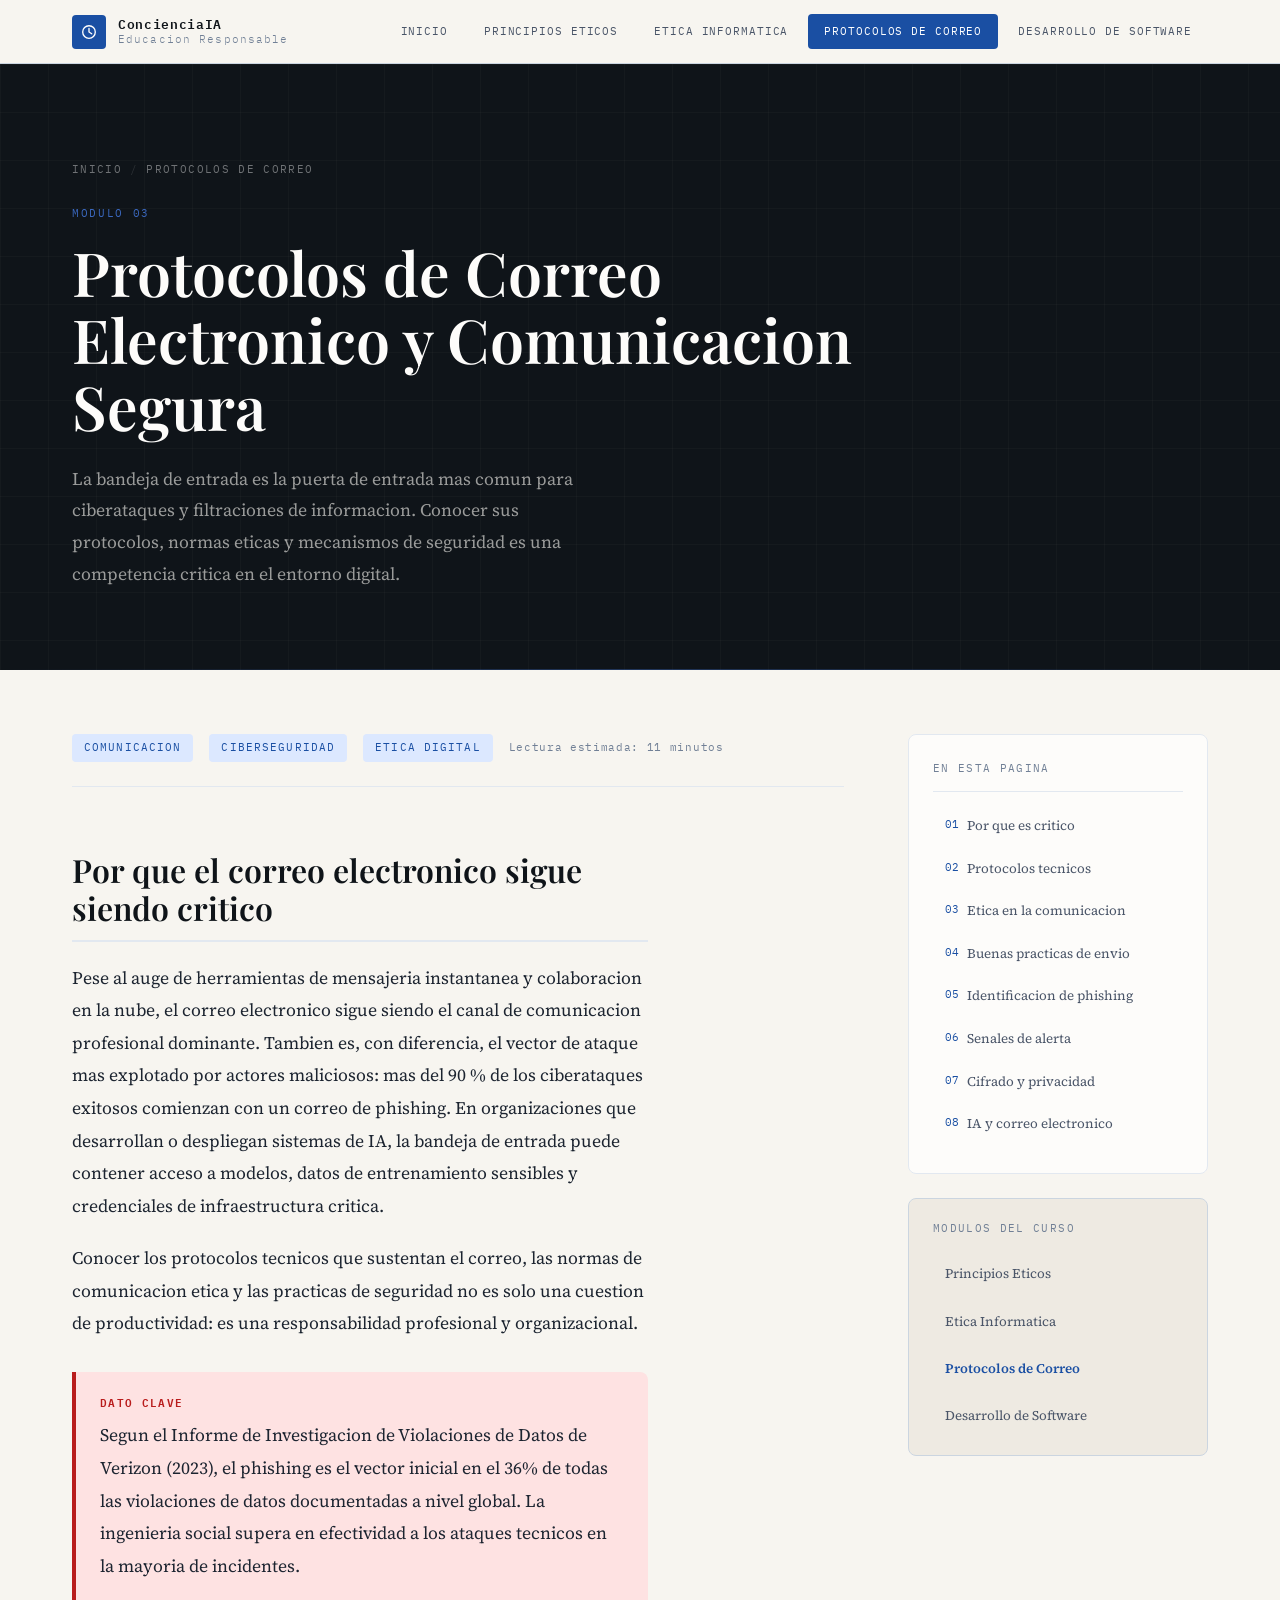
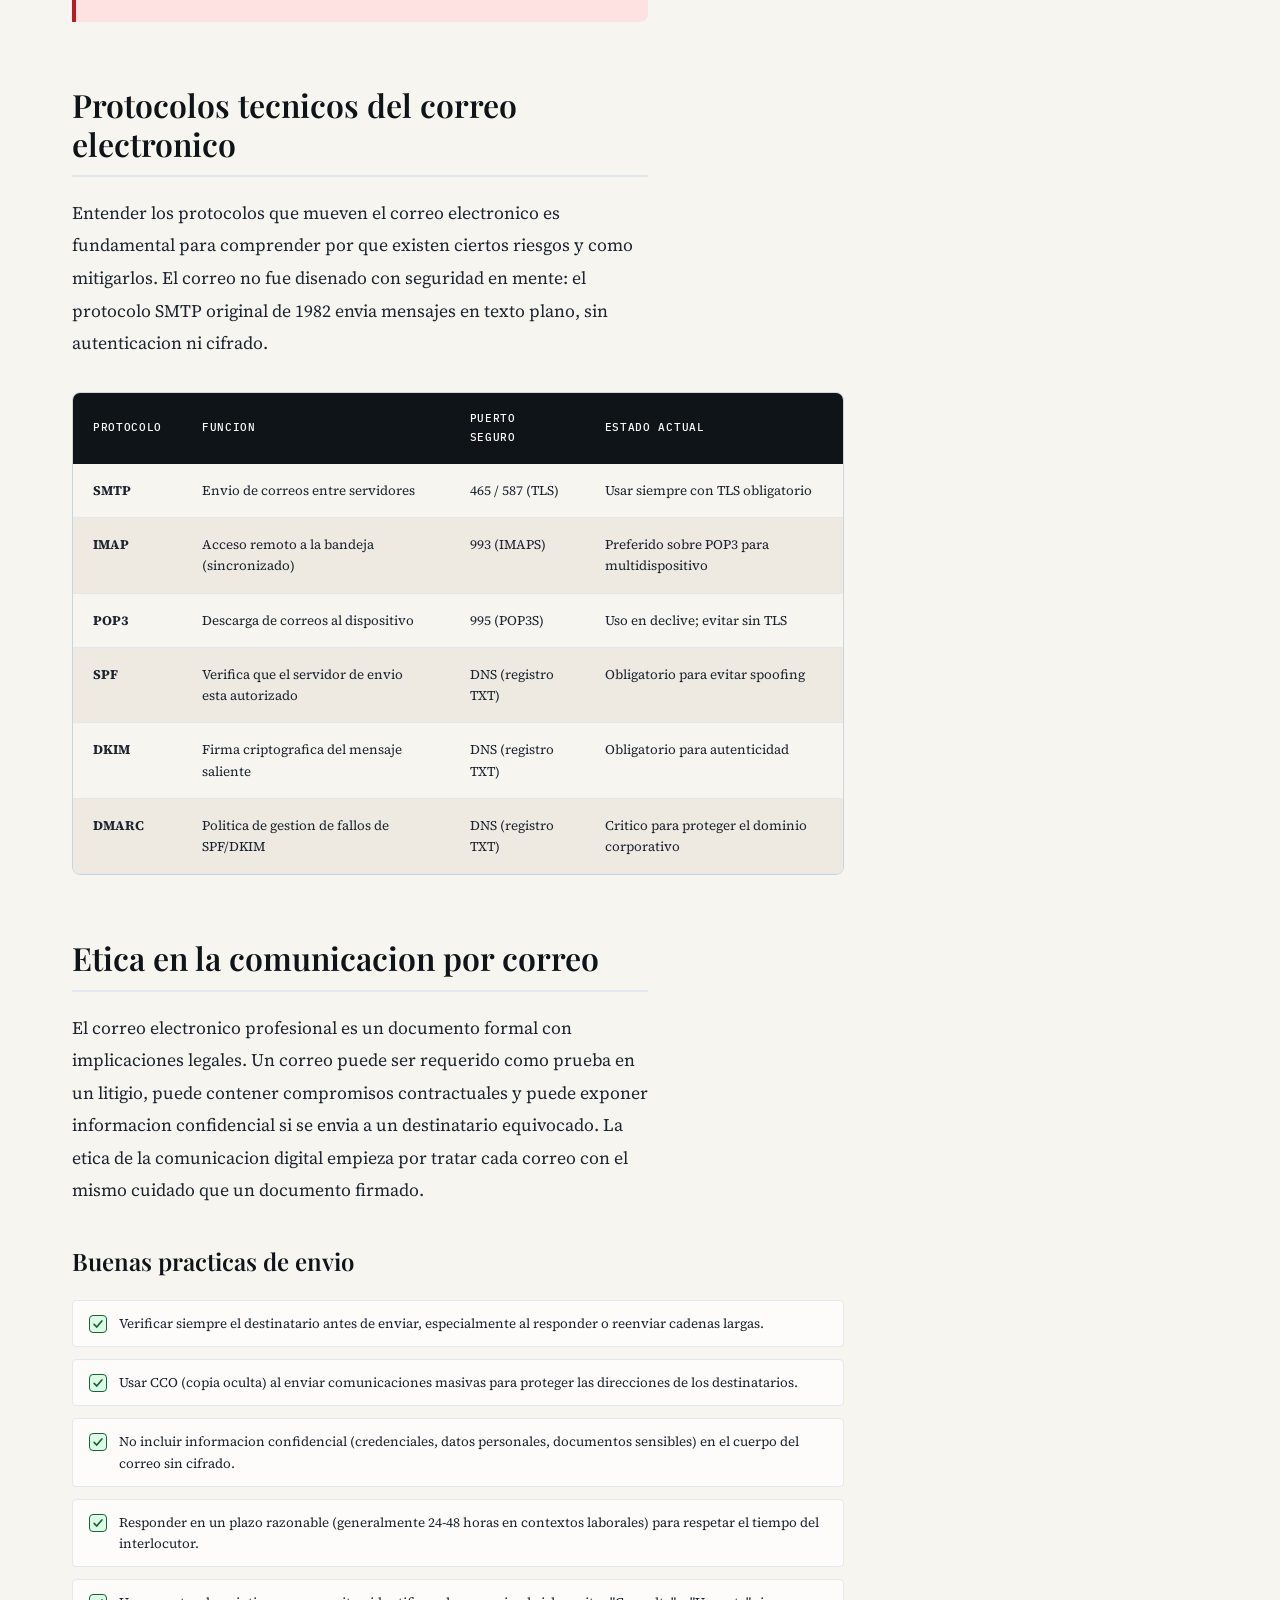
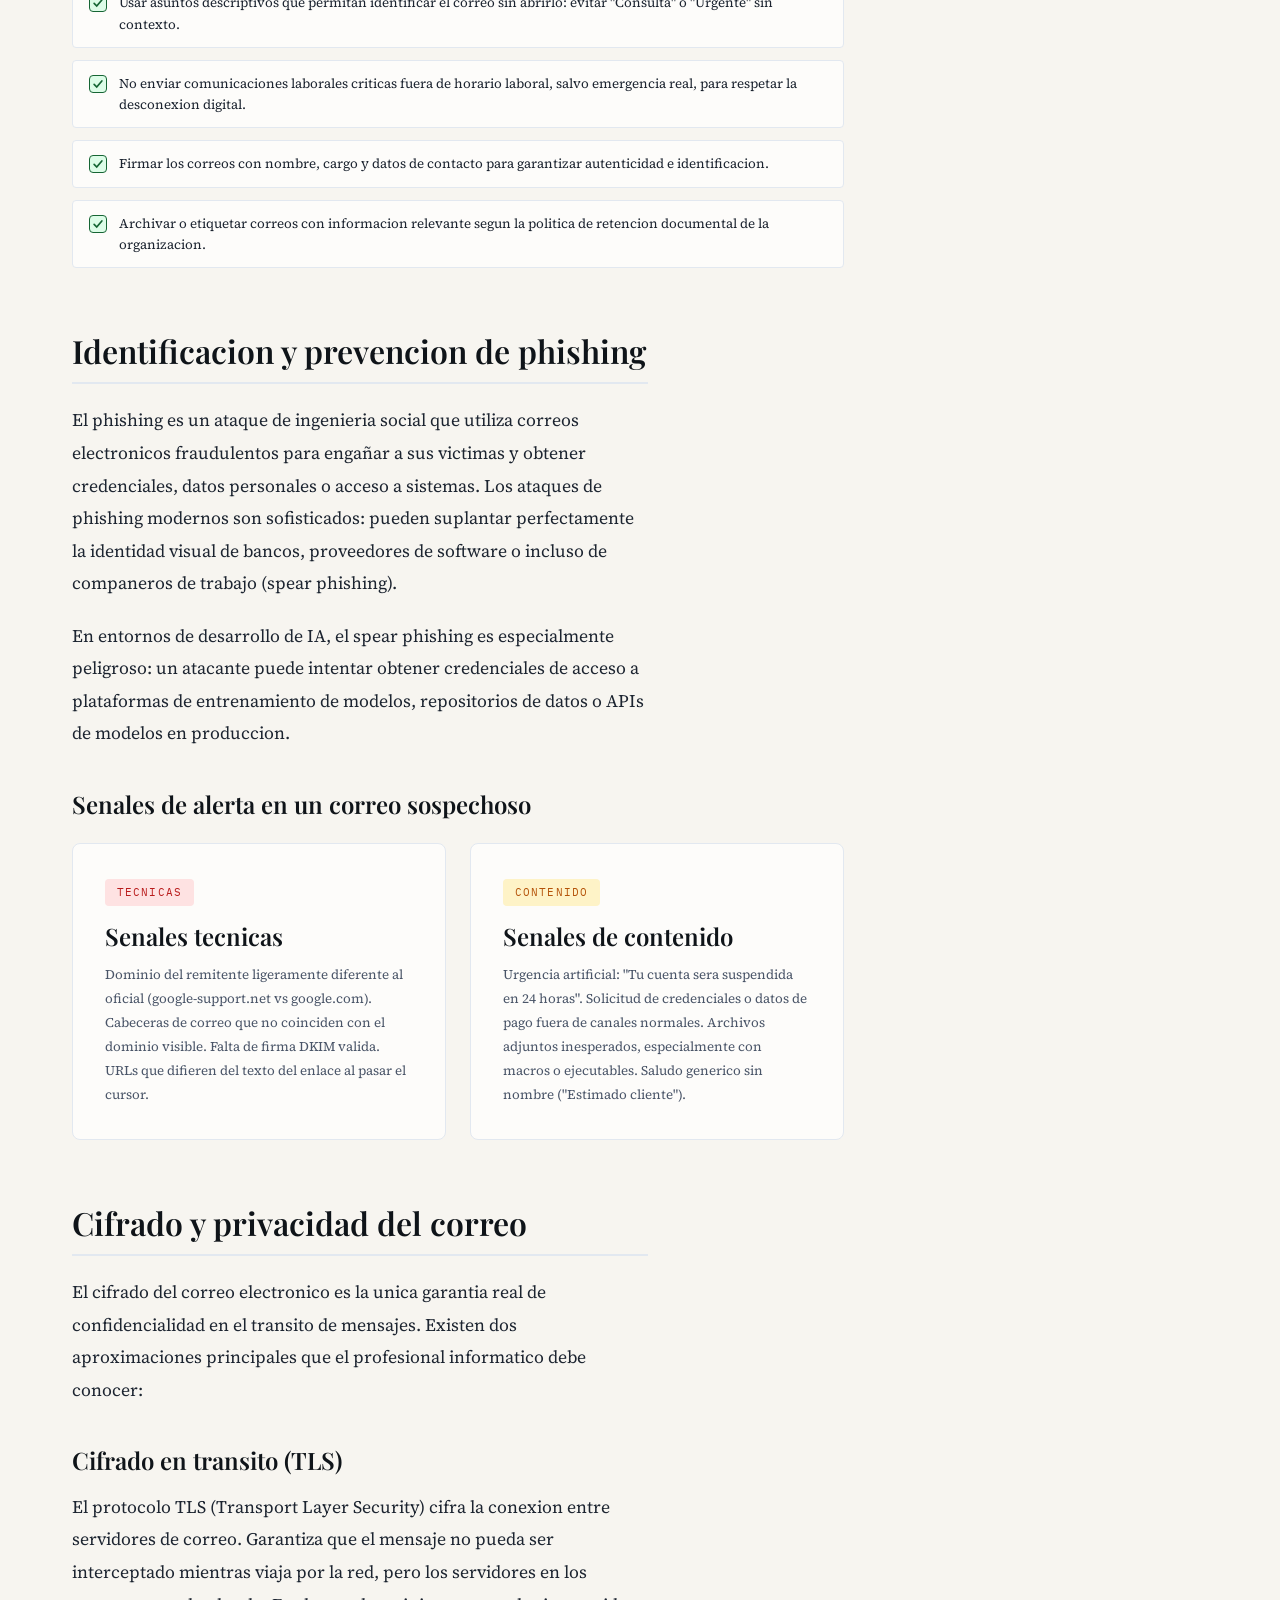
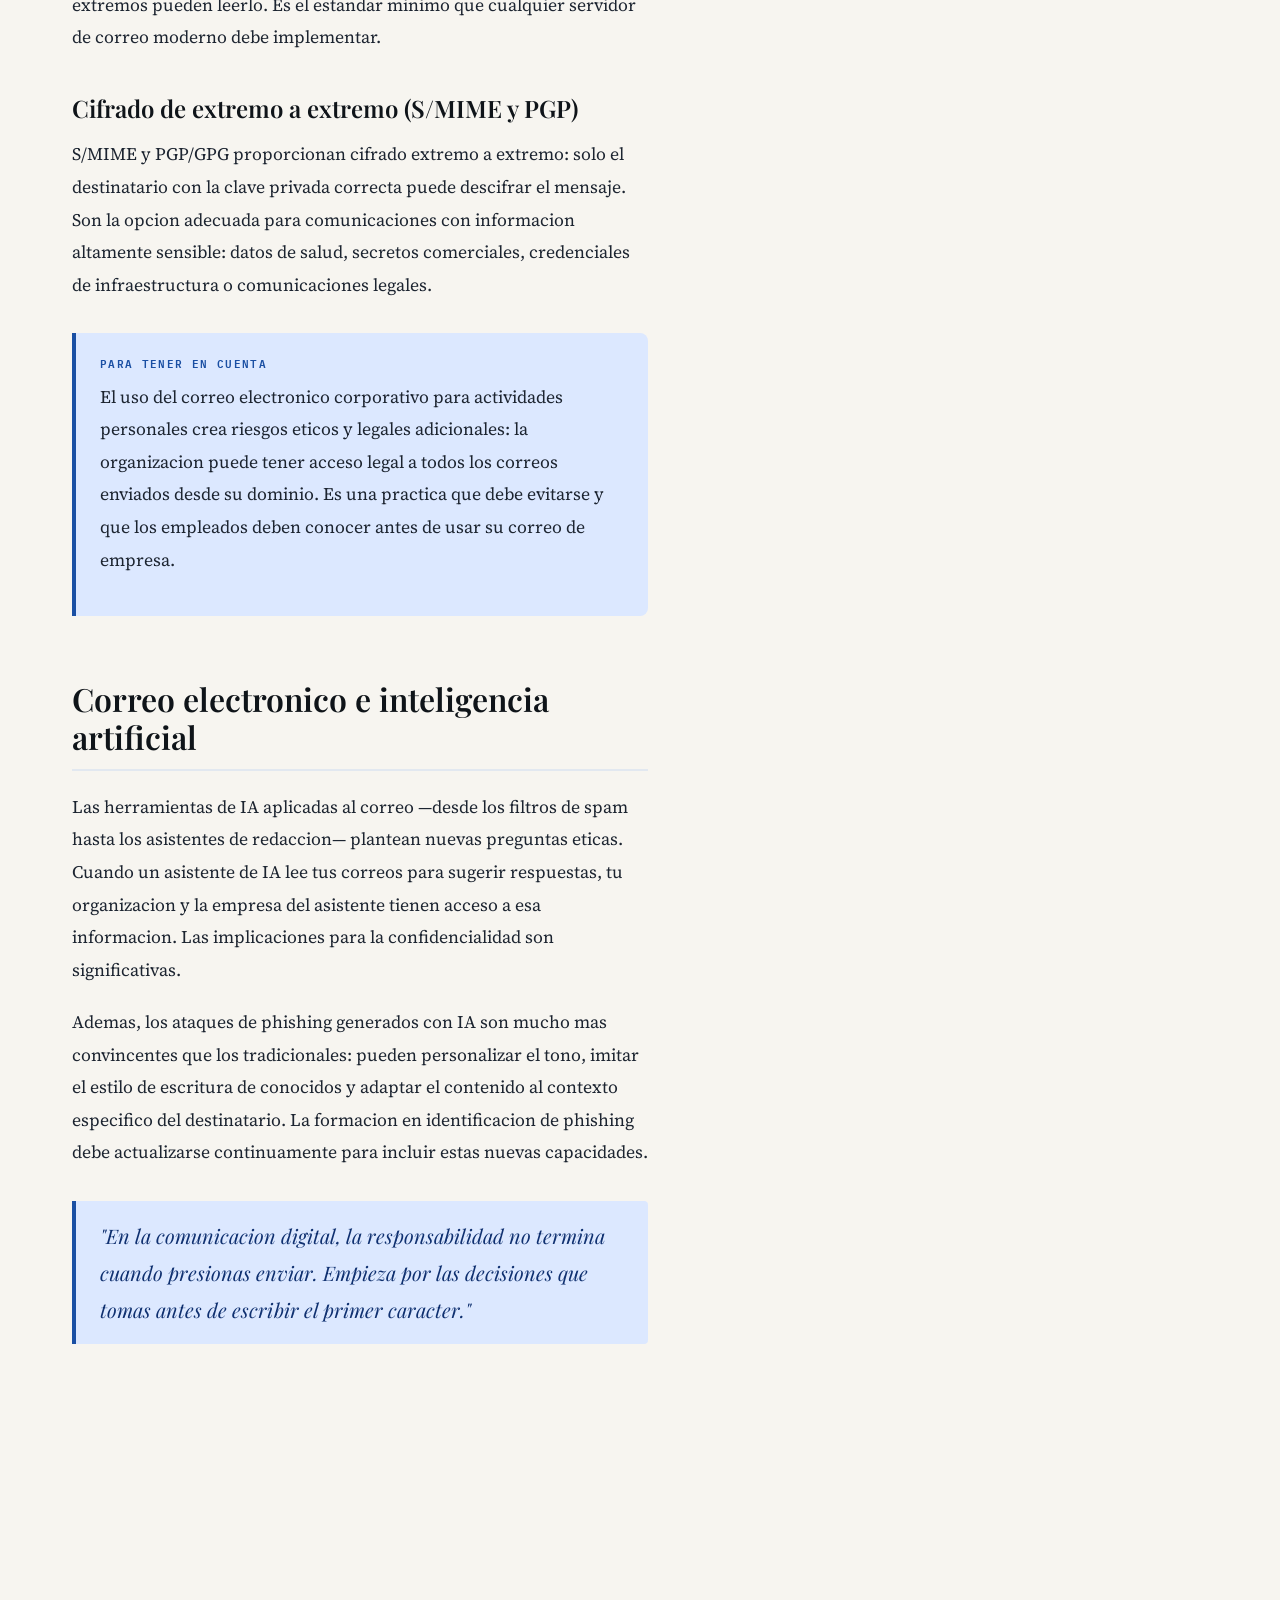
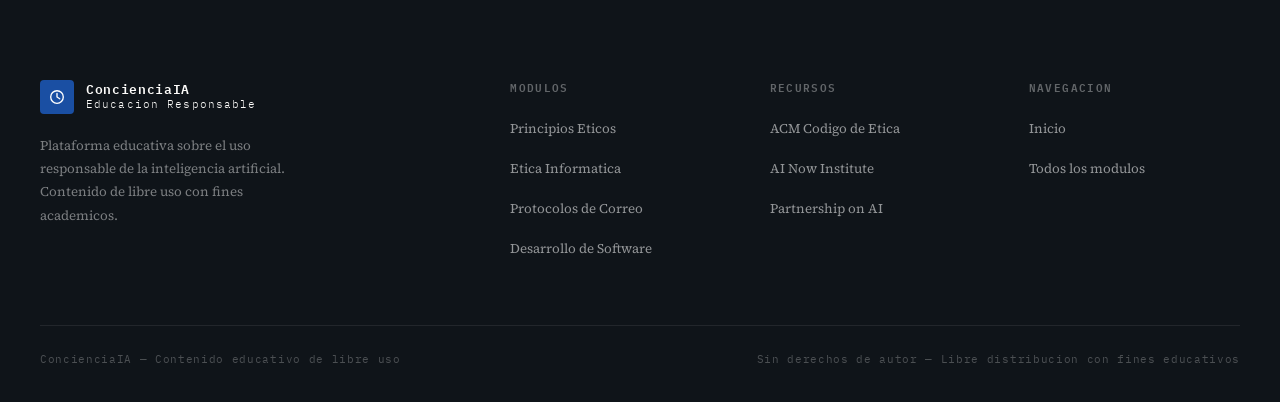
<file: pages/protocolos-correo.html>
<!DOCTYPE html>
<html lang="es">
<head>
  <meta charset="UTF-8">
  <meta name="viewport" content="width=device-width, initial-scale=1.0">
  <title>Protocolos de Correo Electronico — ConcienciaIA</title>
  <meta name="description" content="Normas de comunicacion profesional por correo electronico, manejo seguro de informacion sensible, etiqueta digital y prevencion de vulnerabilidades en la bandeja de entrada.">
  <link rel="stylesheet" href="../css/styles.css">
</head>
<body>

  <div id="progress-bar"></div>

  <nav class="site-nav" role="navigation" aria-label="Navegacion principal">
    <div class="nav-inner">
      <a href="../index.html" class="nav-logo" aria-label="Inicio ConcienciaIA">
        <div class="nav-logo__mark">
          <svg viewBox="0 0 20 20" aria-hidden="true">
            <circle cx="10" cy="10" r="7" stroke-width="1.5" fill="none" stroke="white"/>
            <path d="M10 6v4l3 2" stroke-width="1.5" stroke-linecap="round" stroke="white" fill="none"/>
          </svg>
        </div>
        <div class="nav-logo__text">ConcienciaIA<span>Educacion Responsable</span></div>
      </a>
      <ul class="nav-menu" id="nav-menu">
        <li><a href="../index.html">Inicio</a></li>
        <li><a href="principios-eticos.html">Principios Eticos</a></li>
        <li><a href="etica-informatica.html">Etica Informatica</a></li>
        <li><a href="protocolos-correo.html" class="active">Protocolos de Correo</a></li>
        <li><a href="buenas-practicas-software.html">Desarrollo de Software</a></li>
      </ul>
      <button class="nav-toggle" id="nav-toggle" aria-label="Abrir menu" aria-expanded="false">
        <span></span><span></span><span></span>
      </button>
    </div>
  </nav>

  <main class="page-content">
    <header class="page-hero">
      <div class="page-hero__inner main-container">
        <nav class="page-hero__breadcrumb" aria-label="Ruta de navegacion">
          <a href="../index.html">Inicio</a>
          <span class="sep">/</span>
          <span>Protocolos de Correo</span>
        </nav>
        <span class="page-hero__label">Modulo 03</span>
        <h1 class="page-hero__title">Protocolos de Correo Electronico y Comunicacion Segura</h1>
        <p class="page-hero__desc">
          La bandeja de entrada es la puerta de entrada mas comun para ciberataques
          y filtraciones de informacion. Conocer sus protocolos, normas eticas y
          mecanismos de seguridad es una competencia critica en el entorno digital.
        </p>
      </div>
    </header>

    <div class="main-container">
      <div class="page-layout">

        <!-- CONTENIDO PRINCIPAL -->
        <article>
          <div class="article-meta">
            <span class="article-meta__tag">Comunicacion</span>
            <span class="article-meta__tag">Ciberseguridad</span>
            <span class="article-meta__tag">Etica Digital</span>
            <span class="article-meta__read">Lectura estimada: 11 minutos</span>
          </div>

          <div class="prose">

            <h2 id="importancia">Por que el correo electronico sigue siendo critico</h2>
            <p>
              Pese al auge de herramientas de mensajeria instantanea y colaboracion en la nube,
              el correo electronico sigue siendo el canal de comunicacion profesional dominante.
              Tambien es, con diferencia, el vector de ataque mas explotado por actores
              maliciosos: mas del 90 % de los ciberataques exitosos comienzan con un correo
              de phishing. En organizaciones que desarrollan o despliegan sistemas de IA,
              la bandeja de entrada puede contener acceso a modelos, datos de entrenamiento
              sensibles y credenciales de infraestructura critica.
            </p>
            <p>
              Conocer los protocolos tecnicos que sustentan el correo, las normas de
              comunicacion etica y las practicas de seguridad no es solo una cuestion
              de productividad: es una responsabilidad profesional y organizacional.
            </p>

            <div class="callout callout--danger">
              <div class="callout__title">Dato clave</div>
              <p>Segun el Informe de Investigacion de Violaciones de Datos de Verizon (2023),
              el phishing es el vector inicial en el 36% de todas las violaciones de datos
              documentadas a nivel global. La ingenieria social supera en efectividad a los
              ataques tecnicos en la mayoria de incidentes.</p>
            </div>

            <h2 id="protocolos-tecnicos">Protocolos tecnicos del correo electronico</h2>
            <p>
              Entender los protocolos que mueven el correo electronico es fundamental para
              comprender por que existen ciertos riesgos y como mitigarlos. El correo no
              fue disenado con seguridad en mente: el protocolo SMTP original de 1982 envia
              mensajes en texto plano, sin autenticacion ni cifrado.
            </p>

          </div>

          <div class="table-wrapper">
            <table>
              <thead>
                <tr>
                  <th>Protocolo</th>
                  <th>Funcion</th>
                  <th>Puerto seguro</th>
                  <th>Estado actual</th>
                </tr>
              </thead>
              <tbody>
                <tr>
                  <td><strong>SMTP</strong></td>
                  <td>Envio de correos entre servidores</td>
                  <td>465 / 587 (TLS)</td>
                  <td>Usar siempre con TLS obligatorio</td>
                </tr>
                <tr>
                  <td><strong>IMAP</strong></td>
                  <td>Acceso remoto a la bandeja (sincronizado)</td>
                  <td>993 (IMAPS)</td>
                  <td>Preferido sobre POP3 para multidispositivo</td>
                </tr>
                <tr>
                  <td><strong>POP3</strong></td>
                  <td>Descarga de correos al dispositivo</td>
                  <td>995 (POP3S)</td>
                  <td>Uso en declive; evitar sin TLS</td>
                </tr>
                <tr>
                  <td><strong>SPF</strong></td>
                  <td>Verifica que el servidor de envio esta autorizado</td>
                  <td>DNS (registro TXT)</td>
                  <td>Obligatorio para evitar spoofing</td>
                </tr>
                <tr>
                  <td><strong>DKIM</strong></td>
                  <td>Firma criptografica del mensaje saliente</td>
                  <td>DNS (registro TXT)</td>
                  <td>Obligatorio para autenticidad</td>
                </tr>
                <tr>
                  <td><strong>DMARC</strong></td>
                  <td>Politica de gestion de fallos de SPF/DKIM</td>
                  <td>DNS (registro TXT)</td>
                  <td>Critico para proteger el dominio corporativo</td>
                </tr>
              </tbody>
            </table>
          </div>

          <div class="prose">

            <h2 id="etica-comunicacion">Etica en la comunicacion por correo</h2>
            <p>
              El correo electronico profesional es un documento formal con implicaciones
              legales. Un correo puede ser requerido como prueba en un litigio, puede contener
              compromisos contractuales y puede exponer informacion confidencial si se
              envia a un destinatario equivocado. La etica de la comunicacion digital
              empieza por tratar cada correo con el mismo cuidado que un documento firmado.
            </p>

            <h3 id="buenas-practicas-envio">Buenas practicas de envio</h3>
          </div>

          <!-- CHECKLIST -->
          <ul class="checklist" style="margin: 1.5rem 0 2.5rem;">
            <li>Verificar siempre el destinatario antes de enviar, especialmente al responder o reenviar cadenas largas.</li>
            <li>Usar CCO (copia oculta) al enviar comunicaciones masivas para proteger las direcciones de los destinatarios.</li>
            <li>No incluir informacion confidencial (credenciales, datos personales, documentos sensibles) en el cuerpo del correo sin cifrado.</li>
            <li>Responder en un plazo razonable (generalmente 24-48 horas en contextos laborales) para respetar el tiempo del interlocutor.</li>
            <li>Usar asuntos descriptivos que permitan identificar el correo sin abrirlo: evitar "Consulta" o "Urgente" sin contexto.</li>
            <li>No enviar comunicaciones laborales criticas fuera de horario laboral, salvo emergencia real, para respetar la desconexion digital.</li>
            <li>Firmar los correos con nombre, cargo y datos de contacto para garantizar autenticidad e identificacion.</li>
            <li>Archivar o etiquetar correos con informacion relevante segun la politica de retencion documental de la organizacion.</li>
          </ul>

          <div class="prose">

            <h2 id="phishing">Identificacion y prevencion de phishing</h2>
            <p>
              El phishing es un ataque de ingenieria social que utiliza correos electronicos
              fraudulentos para engañar a sus victimas y obtener credenciales, datos personales
              o acceso a sistemas. Los ataques de phishing modernos son sofisticados: pueden
              suplantar perfectamente la identidad visual de bancos, proveedores de software
              o incluso de companeros de trabajo (spear phishing).
            </p>
            <p>
              En entornos de desarrollo de IA, el spear phishing es especialmente peligroso:
              un atacante puede intentar obtener credenciales de acceso a plataformas de
              entrenamiento de modelos, repositorios de datos o APIs de modelos en produccion.
            </p>

            <h3 id="senales-alerta">Senales de alerta en un correo sospechoso</h3>

          </div>

          <div class="cards-grid cards-grid--2" style="margin: 1.5rem 0 2.5rem;">
            <div class="card">
              <div class="card__tag card__tag--red">Tecnicas</div>
              <h3>Senales tecnicas</h3>
              <p>Dominio del remitente ligeramente diferente al oficial (google-support.net vs google.com). Cabeceras de correo que no coinciden con el dominio visible. Falta de firma DKIM valida. URLs que difieren del texto del enlace al pasar el cursor.</p>
            </div>
            <div class="card">
              <div class="card__tag card__tag--amber">Contenido</div>
              <h3>Senales de contenido</h3>
              <p>Urgencia artificial: "Tu cuenta sera suspendida en 24 horas". Solicitud de credenciales o datos de pago fuera de canales normales. Archivos adjuntos inesperados, especialmente con macros o ejecutables. Saludo generico sin nombre ("Estimado cliente").</p>
            </div>
          </div>

          <div class="prose">

            <h2 id="cifrado">Cifrado y privacidad del correo</h2>
            <p>
              El cifrado del correo electronico es la unica garantia real de confidencialidad
              en el transito de mensajes. Existen dos aproximaciones principales que el
              profesional informatico debe conocer:
            </p>

            <h3>Cifrado en transito (TLS)</h3>
            <p>
              El protocolo TLS (Transport Layer Security) cifra la conexion entre servidores
              de correo. Garantiza que el mensaje no pueda ser interceptado mientras viaja
              por la red, pero los servidores en los extremos pueden leerlo. Es el estandar
              minimo que cualquier servidor de correo moderno debe implementar.
            </p>

            <h3>Cifrado de extremo a extremo (S/MIME y PGP)</h3>
            <p>
              S/MIME y PGP/GPG proporcionan cifrado extremo a extremo: solo el destinatario
              con la clave privada correcta puede descifrar el mensaje. Son la opcion adecuada
              para comunicaciones con informacion altamente sensible: datos de salud, secretos
              comerciales, credenciales de infraestructura o comunicaciones legales.
            </p>

            <div class="callout callout--info">
              <div class="callout__title">Para tener en cuenta</div>
              <p>El uso del correo electronico corporativo para actividades personales crea
              riesgos eticos y legales adicionales: la organizacion puede tener acceso legal
              a todos los correos enviados desde su dominio. Es una practica que debe evitarse
              y que los empleados deben conocer antes de usar su correo de empresa.</p>
            </div>

            <h2 id="ia-correo">Correo electronico e inteligencia artificial</h2>
            <p>
              Las herramientas de IA aplicadas al correo —desde los filtros de spam hasta
              los asistentes de redaccion— plantean nuevas preguntas eticas. Cuando un
              asistente de IA lee tus correos para sugerir respuestas, tu organizacion
              y la empresa del asistente tienen acceso a esa informacion. Las implicaciones
              para la confidencialidad son significativas.
            </p>
            <p>
              Ademas, los ataques de phishing generados con IA son mucho mas convincentes
              que los tradicionales: pueden personalizar el tono, imitar el estilo de escritura
              de conocidos y adaptar el contenido al contexto especifico del destinatario.
              La formacion en identificacion de phishing debe actualizarse continuamente
              para incluir estas nuevas capacidades.
            </p>

            <blockquote>
              <p>
                "En la comunicacion digital, la responsabilidad no termina cuando presionas
                enviar. Empieza por las decisiones que tomas antes de escribir el primer caracter."
              </p>
            </blockquote>

          </div>
        </article>

        <!-- SIDEBAR -->
        <aside class="sidebar" aria-label="Navegacion del modulo">
          <nav class="sidebar-toc" aria-label="Contenido de este modulo">
            <div class="sidebar-toc__title">En esta pagina</div>
            <ol>
              <li><a href="#importancia">Por que es critico</a></li>
              <li><a href="#protocolos-tecnicos">Protocolos tecnicos</a></li>
              <li><a href="#etica-comunicacion">Etica en la comunicacion</a></li>
              <li><a href="#buenas-practicas-envio">Buenas practicas de envio</a></li>
              <li><a href="#phishing">Identificacion de phishing</a></li>
              <li><a href="#senales-alerta">Senales de alerta</a></li>
              <li><a href="#cifrado">Cifrado y privacidad</a></li>
              <li><a href="#ia-correo">IA y correo electronico</a></li>
            </ol>
          </nav>
          <nav class="sidebar-nav" aria-label="Otros modulos">
            <div class="sidebar-nav__title">Modulos del curso</div>
            <ul>
              <li><a href="principios-eticos.html">Principios Eticos</a></li>
              <li><a href="etica-informatica.html">Etica Informatica</a></li>
              <li><a href="protocolos-correo.html" class="current">Protocolos de Correo</a></li>
              <li><a href="buenas-practicas-software.html">Desarrollo de Software</a></li>
            </ul>
          </nav>
        </aside>

      </div>
    </div>
  </main>

  <footer class="site-footer" role="contentinfo">
    <div class="footer-inner">
      <div class="footer-grid">
        <div class="footer-brand">
          <a href="../index.html" class="nav-logo" aria-label="Inicio">
            <div class="nav-logo__mark">
              <svg viewBox="0 0 20 20" aria-hidden="true">
                <circle cx="10" cy="10" r="7" stroke-width="1.5" fill="none" stroke="white"/>
                <path d="M10 6v4l3 2" stroke-width="1.5" stroke-linecap="round" stroke="white" fill="none"/>
              </svg>
            </div>
            <div class="nav-logo__text">ConcienciaIA<span>Educacion Responsable</span></div>
          </a>
          <p>Plataforma educativa sobre el uso responsable de la inteligencia artificial. Contenido de libre uso con fines academicos.</p>
        </div>
        <div class="footer-col">
          <h5>Modulos</h5>
          <ul>
            <li><a href="principios-eticos.html">Principios Eticos</a></li>
            <li><a href="etica-informatica.html">Etica Informatica</a></li>
            <li><a href="protocolos-correo.html">Protocolos de Correo</a></li>
            <li><a href="buenas-practicas-software.html">Desarrollo de Software</a></li>
          </ul>
        </div>
        <div class="footer-col">
          <h5>Recursos</h5>
          <ul>
            <li><a href="https://www.acm.org/code-of-ethics" target="_blank" rel="noopener">ACM Codigo de Etica</a></li>
            <li><a href="https://ainowInstitute.org" target="_blank" rel="noopener">AI Now Institute</a></li>
            <li><a href="https://partnershiponai.org" target="_blank" rel="noopener">Partnership on AI</a></li>
          </ul>
        </div>
        <div class="footer-col">
          <h5>Navegacion</h5>
          <ul>
            <li><a href="../index.html">Inicio</a></li>
            <li><a href="../index.html#modulos">Todos los modulos</a></li>
          </ul>
        </div>
      </div>
      <div class="footer-bottom">
        <span>ConcienciaIA — Contenido educativo de libre uso</span>
        <span>Sin derechos de autor — Libre distribucion con fines educativos</span>
      </div>
    </div>
  </footer>

  <script src="../js/main.js"></script>
</body>
</html>
</file>
<file: css/styles.css>
/* ================================================
   CONCIENCIA IA — Hoja de estilos unificada
   tokens · base · home · pages
   ================================================ */

/* ---- FUENTES ---- */
@import url('https://fonts.googleapis.com/css2?family=Playfair+Display:ital,wght@0,400;0,600;0,700;1,400;1,600&family=IBM+Plex+Mono:wght@300;400;500;600&family=Source+Serif+4:ital,opsz,wght@0,8..60,300;0,8..60,400;0,8..60,600;1,8..60,300;1,8..60,400&display=swap');

/* ================================================
   TOKENS — Variables globales
   ================================================ */
:root {
  /* Paleta */
  --color-black:       #080c10;
  --color-ink:         #0f1419;
  --color-ink-soft:    #1c2430;
  --color-dark-mid:    #2a3545;
  --color-mid:         #4a5568;
  --color-muted:       #718096;
  --color-border:      #cbd5e0;
  --color-border-soft: #e2e8f0;
  --color-paper:       #f7f5f0;
  --color-cream:       #eeeae2;
  --color-white:       #fdfcfa;

  /* Acento azul institucional */
  --color-accent:      #1a4fa3;
  --color-accent-dark: #0f3070;
  --color-accent-soft: #3b69c0;
  --color-accent-pale: #dce8ff;

  /* Ámbar */
  --color-amber:       #b45309;
  --color-amber-pale:  #fef3c7;

  /* Rojo */
  --color-red:         #b91c1c;
  --color-red-pale:    #fee2e2;

  /* Verde */
  --color-green:       #166534;
  --color-green-pale:  #dcfce7;

  /* Púrpura */
  --color-purple:      #6d28d9;
  --color-purple-pale: #ede9fe;

  /* Tipografía */
  --font-display: 'Playfair Display', Georgia, 'Times New Roman', serif;
  --font-body:    'Source Serif 4', Georgia, serif;
  --font-mono:    'IBM Plex Mono', 'Courier New', monospace;

  /* Escala tipográfica */
  --text-xs:   0.70rem;
  --text-sm:   0.83rem;
  --text-base: 1rem;
  --text-md:   1.1rem;
  --text-lg:   1.25rem;
  --text-xl:   1.5rem;
  --text-2xl:  2rem;
  --text-3xl:  2.5rem;
  --text-4xl:  3.5rem;
  --text-5xl:  5rem;

  /* Espaciado */
  --space-1:   0.25rem;
  --space-2:   0.5rem;
  --space-3:   0.75rem;
  --space-4:   1rem;
  --space-5:   1.25rem;
  --space-6:   1.5rem;
  --space-8:   2rem;
  --space-10:  2.5rem;
  --space-12:  3rem;
  --space-16:  4rem;
  --space-20:  5rem;
  --space-24:  6rem;
  --space-32:  8rem;

  /* Layout */
  --max-width:       1200px;
  --max-width-prose: 72ch;
  --nav-height:      64px;

  /* Bordes */
  --radius-sm:  4px;
  --radius-md:  8px;
  --radius-lg:  16px;

  /* Sombras */
  --shadow-sm:  0 1px 3px rgba(0,0,0,0.08), 0 1px 2px rgba(0,0,0,0.06);
  --shadow-md:  0 4px 12px rgba(0,0,0,0.10), 0 2px 6px rgba(0,0,0,0.07);
  --shadow-lg:  0 10px 30px rgba(0,0,0,0.12), 0 4px 10px rgba(0,0,0,0.08);

  /* Transiciones */
  --transition-fast:  0.15s ease;
  --transition-base:  0.25s ease;
  --transition-slow:  0.5s ease;
}

/* ================================================
   BASE — Reset, tipografía, componentes compartidos
   ================================================ */
*, *::before, *::after {
  box-sizing: border-box;
  margin: 0;
  padding: 0;
}

html {
  scroll-behavior: smooth;
  font-size: 16px;
  -webkit-text-size-adjust: 100%;
}

body {
  background-color: var(--color-paper);
  color: var(--color-ink);
  font-family: var(--font-body);
  font-size: var(--text-base);
  line-height: 1.75;
  -webkit-font-smoothing: antialiased;
  -moz-osx-font-smoothing: grayscale;
}

a {
  color: var(--color-accent);
  text-decoration: none;
  transition: color var(--transition-fast);
}
a:hover { color: var(--color-accent-dark); text-decoration: underline; }

img { max-width: 100%; height: auto; display: block; }

ul, ol { padding-left: var(--space-6); }

h1, h2, h3, h4, h5, h6 {
  font-family: var(--font-display);
  font-weight: 600;
  line-height: 1.2;
  color: var(--color-ink);
}

p + p { margin-top: var(--space-4); }

/* ---- BARRA DE PROGRESO ---- */
#progress-bar {
  position: fixed;
  top: 0;
  left: 0;
  height: 3px;
  background: linear-gradient(90deg, var(--color-accent), var(--color-accent-soft));
  z-index: 9999;
  width: 0%;
  transition: width 0.1s linear;
  pointer-events: none;
}

/* ---- NAVEGACIÓN ---- */
.site-nav {
  position: fixed;
  top: 0;
  left: 0;
  right: 0;
  height: var(--nav-height);
  background: rgba(247, 245, 240, 0.96);
  backdrop-filter: blur(12px);
  border-bottom: 1px solid var(--color-border);
  z-index: 500;
  display: flex;
  align-items: center;
  transition: box-shadow var(--transition-base);
}

.site-nav.scrolled {
  box-shadow: var(--shadow-sm);
}

.nav-inner {
  max-width: var(--max-width);
  margin: 0 auto;
  padding: 0 var(--space-8);
  width: 100%;
  display: flex;
  align-items: center;
  justify-content: space-between;
  gap: var(--space-8);
}

.nav-logo {
  display: flex;
  align-items: center;
  gap: var(--space-3);
  text-decoration: none;
  flex-shrink: 0;
}

.nav-logo__mark {
  width: 34px;
  height: 34px;
  background: var(--color-accent);
  border-radius: var(--radius-sm);
  display: flex;
  align-items: center;
  justify-content: center;
}

.nav-logo__mark svg {
  width: 18px;
  height: 18px;
  fill: none;
  stroke: white;
  stroke-width: 2;
}

.nav-logo__text {
  font-family: var(--font-mono);
  font-size: var(--text-sm);
  font-weight: 600;
  letter-spacing: 0.05em;
  color: var(--color-ink);
  line-height: 1.2;
}

.nav-logo__text span {
  display: block;
  font-weight: 300;
  color: var(--color-muted);
  font-size: var(--text-xs);
  letter-spacing: 0.1em;
}

.nav-menu {
  display: flex;
  align-items: center;
  list-style: none;
  padding: 0;
  gap: var(--space-1);
}

.nav-menu a {
  font-family: var(--font-mono);
  font-size: var(--text-xs);
  letter-spacing: 0.08em;
  text-transform: uppercase;
  color: var(--color-mid);
  padding: var(--space-2) var(--space-4);
  border-radius: var(--radius-sm);
  display: block;
  transition: background var(--transition-fast), color var(--transition-fast);
  text-decoration: none;
  white-space: nowrap;
}

.nav-menu a:hover {
  background: var(--color-accent-pale);
  color: var(--color-accent);
  text-decoration: none;
}

.nav-menu a.active {
  background: var(--color-accent);
  color: white;
}

.nav-toggle {
  display: none;
  flex-direction: column;
  gap: 5px;
  cursor: pointer;
  padding: var(--space-2);
  background: none;
  border: none;
}

.nav-toggle span {
  display: block;
  width: 22px;
  height: 2px;
  background: var(--color-ink);
  transition: transform var(--transition-base), opacity var(--transition-base);
}

/* ---- PAGE WRAPPER ---- */
.page-content {
  padding-top: var(--nav-height);
}

/* ---- HERO INTERIOR (páginas secundarias) ---- */
.page-hero {
  background: var(--color-ink);
  padding: var(--space-24) var(--space-8) var(--space-20);
  position: relative;
  overflow: hidden;
}

.page-hero::before {
  content: '';
  position: absolute;
  inset: 0;
  background-image:
    linear-gradient(rgba(255,255,255,0.025) 1px, transparent 1px),
    linear-gradient(90deg, rgba(255,255,255,0.025) 1px, transparent 1px);
  background-size: 48px 48px;
}

.page-hero::after {
  content: '';
  position: absolute;
  bottom: 0;
  left: 0;
  right: 0;
  height: 1px;
  background: linear-gradient(90deg, transparent, var(--color-accent-soft), transparent);
  opacity: 0.4;
}

.page-hero__inner {
  max-width: var(--max-width);
  margin: 0 auto;
  position: relative;
  z-index: 1;
}

.page-hero__breadcrumb {
  font-family: var(--font-mono);
  font-size: var(--text-xs);
  letter-spacing: 0.12em;
  color: rgba(255,255,255,0.4);
  text-transform: uppercase;
  margin-bottom: var(--space-6);
  display: flex;
  align-items: center;
  gap: var(--space-2);
}

.page-hero__breadcrumb a {
  color: rgba(255,255,255,0.4);
  text-decoration: none;
  transition: color var(--transition-fast);
}
.page-hero__breadcrumb a:hover { color: white; text-decoration: none; }
.page-hero__breadcrumb .sep { opacity: 0.3; }

.page-hero__label {
  font-family: var(--font-mono);
  font-size: var(--text-xs);
  letter-spacing: 0.15em;
  text-transform: uppercase;
  color: var(--color-accent-soft);
  margin-bottom: var(--space-4);
  display: block;
}

.page-hero__title {
  font-family: var(--font-display);
  font-size: clamp(2.2rem, 5vw, 3.8rem);
  font-weight: 600;
  color: var(--color-white);
  line-height: 1.1;
  margin-bottom: var(--space-6);
  max-width: 22ch;
}

.page-hero__desc {
  font-size: var(--text-md);
  color: rgba(247, 245, 240, 0.6);
  max-width: 60ch;
  line-height: 1.8;
}

/* ---- CONTENEDOR PRINCIPAL ---- */
.main-container {
  max-width: var(--max-width);
  margin: 0 auto;
  padding: 0 var(--space-8);
}

/* ---- SECTION LABELS ---- */
.section-label {
  font-family: var(--font-mono);
  font-size: var(--text-xs);
  letter-spacing: 0.14em;
  text-transform: uppercase;
  color: var(--color-accent);
  display: flex;
  align-items: center;
  gap: var(--space-3);
  margin-bottom: var(--space-4);
}

.section-label::after {
  content: '';
  flex: 1;
  height: 1px;
  background: var(--color-border);
  max-width: 80px;
}

.section-title {
  font-family: var(--font-display);
  font-size: clamp(1.8rem, 3.5vw, 2.8rem);
  font-weight: 600;
  margin-bottom: var(--space-4);
  line-height: 1.15;
}

.section-intro {
  font-size: var(--text-md);
  color: var(--color-mid);
  max-width: 65ch;
  line-height: 1.8;
  margin-bottom: var(--space-12);
}

/* ---- TARJETAS ---- */
.card {
  background: var(--color-white);
  border: 1px solid var(--color-border-soft);
  border-radius: var(--radius-md);
  padding: var(--space-8);
  transition: box-shadow var(--transition-base), transform var(--transition-base);
}

.card:hover {
  box-shadow: var(--shadow-md);
  transform: translateY(-2px);
}

.card__tag {
  font-family: var(--font-mono);
  font-size: var(--text-xs);
  letter-spacing: 0.1em;
  text-transform: uppercase;
  padding: var(--space-1) var(--space-3);
  border-radius: var(--radius-sm);
  display: inline-block;
  margin-bottom: var(--space-4);
}

.card__tag--blue   { background: var(--color-accent-pale); color: var(--color-accent); }
.card__tag--amber  { background: var(--color-amber-pale);  color: var(--color-amber);  }
.card__tag--red    { background: var(--color-red-pale);    color: var(--color-red);    }
.card__tag--green  { background: var(--color-green-pale);  color: var(--color-green);  }
.card__tag--purple { background: var(--color-purple-pale); color: var(--color-purple); }

.card__number {
  font-family: var(--font-display);
  font-size: var(--text-4xl);
  font-weight: 700;
  color: var(--color-border);
  line-height: 1;
  margin-bottom: var(--space-4);
  font-style: italic;
}

.card h3 {
  font-size: var(--text-xl);
  margin-bottom: var(--space-3);
  font-weight: 600;
}

.card p {
  color: var(--color-mid);
  font-size: var(--text-sm);
  line-height: 1.8;
}

/* ---- CALLOUT BOXES ---- */
.callout {
  border-left: 4px solid;
  padding: var(--space-5) var(--space-6);
  border-radius: 0 var(--radius-md) var(--radius-md) 0;
  margin: var(--space-8) 0;
}

.callout--info    { border-color: var(--color-accent); background: var(--color-accent-pale); }
.callout--warning { border-color: var(--color-amber);  background: var(--color-amber-pale);  }
.callout--danger  { border-color: var(--color-red);    background: var(--color-red-pale);    }
.callout--success { border-color: var(--color-green);  background: var(--color-green-pale);  }

.callout__title {
  font-family: var(--font-mono);
  font-size: var(--text-xs);
  letter-spacing: 0.12em;
  text-transform: uppercase;
  font-weight: 600;
  margin-bottom: var(--space-2);
}

.callout--info    .callout__title { color: var(--color-accent); }
.callout--warning .callout__title { color: var(--color-amber);  }
.callout--danger  .callout__title { color: var(--color-red);    }
.callout--success .callout__title { color: var(--color-green);  }

.callout p { font-size: var(--text-sm); margin: 0; color: var(--color-ink-soft); line-height: 1.7; }

/* ---- TABLA ---- */
.table-wrapper {
  overflow-x: auto;
  margin: var(--space-8) 0;
  border-radius: var(--radius-md);
  border: 1px solid var(--color-border);
}

table {
  width: 100%;
  border-collapse: collapse;
  font-size: var(--text-sm);
}

thead {
  background: var(--color-ink);
  color: var(--color-white);
}

thead th {
  font-family: var(--font-mono);
  font-weight: 500;
  letter-spacing: 0.06em;
  text-transform: uppercase;
  font-size: var(--text-xs);
  padding: var(--space-4) var(--space-5);
  text-align: left;
}

tbody tr:nth-child(even) { background: var(--color-cream); }
tbody tr:hover { background: var(--color-accent-pale); }

tbody td {
  padding: var(--space-4) var(--space-5);
  border-bottom: 1px solid var(--color-border-soft);
  color: var(--color-ink-soft);
  line-height: 1.6;
  vertical-align: top;
}

/* ---- BADGE ---- */
.badge {
  display: inline-block;
  font-family: var(--font-mono);
  font-size: var(--text-xs);
  letter-spacing: 0.06em;
  padding: 2px 8px;
  border-radius: 999px;
  vertical-align: middle;
}

.badge--blue   { background: var(--color-accent-pale); color: var(--color-accent); }
.badge--amber  { background: var(--color-amber-pale);  color: var(--color-amber);  }
.badge--red    { background: var(--color-red-pale);    color: var(--color-red);    }
.badge--green  { background: var(--color-green-pale);  color: var(--color-green);  }

/* ---- STEPS / PASOS ---- */
.steps {
  counter-reset: step;
  list-style: none;
  padding: 0;
}

.step {
  counter-increment: step;
  display: grid;
  grid-template-columns: 48px 1fr;
  gap: var(--space-5);
  margin-bottom: var(--space-8);
  align-items: flex-start;
}

.step::before {
  content: counter(step);
  width: 48px;
  height: 48px;
  background: var(--color-accent);
  color: white;
  font-family: var(--font-display);
  font-size: var(--text-xl);
  font-weight: 700;
  display: flex;
  align-items: center;
  justify-content: center;
  border-radius: var(--radius-sm);
  flex-shrink: 0;
  margin-top: 2px;
}

.step h4  { font-size: var(--text-lg); margin-bottom: var(--space-2); }
.step p   { color: var(--color-mid); font-size: var(--text-sm); line-height: 1.75; }

/* ---- CARDS GRID ---- */
.cards-grid { display: grid; gap: var(--space-6); }
.cards-grid--2 { grid-template-columns: repeat(auto-fit, minmax(300px, 1fr)); }
.cards-grid--3 { grid-template-columns: repeat(auto-fit, minmax(260px, 1fr)); }

/* ---- REVEAL ANIMATION ---- */
.reveal {
  opacity: 0;
  transform: translateY(20px);
  transition: opacity 0.6s ease, transform 0.6s ease;
}

.reveal.visible {
  opacity: 1;
  transform: translateY(0);
}

/* ---- FOOTER ---- */
.site-footer {
  background: var(--color-ink);
  color: var(--color-white);
  padding: var(--space-20) var(--space-8) var(--space-8);
  margin-top: var(--space-32);
}

.footer-inner {
  max-width: var(--max-width);
  margin: 0 auto;
}

.footer-grid {
  display: grid;
  grid-template-columns: 2fr repeat(3, 1fr);
  gap: var(--space-12);
  margin-bottom: var(--space-16);
}

.footer-brand .nav-logo { margin-bottom: var(--space-5); }

.footer-brand .nav-logo__text,
.footer-brand .nav-logo__text span { color: var(--color-white); }

.footer-brand p {
  font-size: var(--text-sm);
  color: rgba(255,255,255,0.45);
  line-height: 1.75;
  max-width: 35ch;
}

.footer-col h5 {
  font-family: var(--font-mono);
  font-size: var(--text-xs);
  letter-spacing: 0.12em;
  text-transform: uppercase;
  color: rgba(255,255,255,0.35);
  margin-bottom: var(--space-5);
}

.footer-col ul {
  list-style: none;
  padding: 0;
  display: flex;
  flex-direction: column;
  gap: var(--space-3);
}

.footer-col a {
  font-size: var(--text-sm);
  color: rgba(255,255,255,0.55);
  text-decoration: none;
  transition: color var(--transition-fast);
}

.footer-col a:hover { color: white; text-decoration: none; }

.footer-bottom {
  border-top: 1px solid rgba(255,255,255,0.08);
  padding-top: var(--space-6);
  display: flex;
  justify-content: space-between;
  align-items: center;
  gap: var(--space-4);
  flex-wrap: wrap;
}

.footer-bottom span {
  font-family: var(--font-mono);
  font-size: var(--text-xs);
  color: rgba(255,255,255,0.25);
  letter-spacing: 0.06em;
}

/* ================================================
   HOME — Estilos exclusivos del index
   ================================================ */

/* ---- HERO PRINCIPAL ---- */
.hero {
  min-height: 100vh;
  background-color: var(--color-ink);
  display: flex;
  flex-direction: column;
  justify-content: center;
  position: relative;
  overflow: hidden;
  padding: var(--space-32) var(--space-8) var(--space-16);
}

.hero__bg-grid {
  position: absolute;
  inset: 0;
  background-image:
    linear-gradient(rgba(255,255,255,0.03) 1px, transparent 1px),
    linear-gradient(90deg, rgba(255,255,255,0.03) 1px, transparent 1px);
  background-size: 56px 56px;
  pointer-events: none;
}

.hero__bg-gradient {
  position: absolute;
  top: 0;
  right: 0;
  width: 60%;
  height: 100%;
  background: radial-gradient(ellipse at 80% 50%, rgba(26,79,163,0.12) 0%, transparent 70%);
  pointer-events: none;
}

.hero__inner {
  max-width: var(--max-width);
  margin: 0 auto;
  width: 100%;
  position: relative;
  z-index: 1;
  display: grid;
  grid-template-columns: 1fr 1fr;
  gap: var(--space-16);
  align-items: center;
}

.hero__label {
  font-family: var(--font-mono);
  font-size: var(--text-xs);
  letter-spacing: 0.18em;
  text-transform: uppercase;
  color: var(--color-accent-soft);
  margin-bottom: var(--space-5);
  display: flex;
  align-items: center;
  gap: var(--space-3);
  animation: fadeIn 0.8s ease both;
}

.hero__label::before {
  content: '';
  width: 24px;
  height: 2px;
  background: var(--color-accent-soft);
}

.hero__title {
  font-family: var(--font-display);
  font-size: clamp(2.8rem, 6vw, 5rem);
  font-weight: 700;
  color: var(--color-white);
  line-height: 1.05;
  margin-bottom: var(--space-6);
  animation: fadeIn 0.8s 0.1s ease both;
}

.hero__title em {
  font-style: italic;
  color: var(--color-accent-soft);
}

.hero__desc {
  font-size: var(--text-md);
  color: rgba(247,245,240,0.58);
  line-height: 1.85;
  max-width: 50ch;
  margin-bottom: var(--space-8);
  animation: fadeIn 0.8s 0.2s ease both;
}

.hero__actions {
  display: flex;
  gap: var(--space-4);
  flex-wrap: wrap;
  animation: fadeIn 0.8s 0.3s ease both;
}

/* ---- BOTONES ---- */
.btn {
  display: inline-flex;
  align-items: center;
  gap: var(--space-2);
  padding: var(--space-3) var(--space-6);
  font-family: var(--font-mono);
  font-size: var(--text-xs);
  letter-spacing: 0.1em;
  text-transform: uppercase;
  border-radius: var(--radius-sm);
  cursor: pointer;
  transition: all var(--transition-base);
  text-decoration: none;
  border: none;
}

.btn--primary { background: var(--color-accent); color: white; }
.btn--primary:hover {
  background: var(--color-accent-soft);
  color: white;
  text-decoration: none;
  transform: translateY(-1px);
  box-shadow: 0 4px 16px rgba(26,79,163,0.3);
}

.btn--outline {
  background: transparent;
  color: rgba(255,255,255,0.7);
  border: 1px solid rgba(255,255,255,0.2);
}
.btn--outline:hover {
  background: rgba(255,255,255,0.07);
  color: white;
  text-decoration: none;
}

/* ---- ESTADÍSTICAS HERO ---- */
.hero__stats {
  display: flex;
  flex-direction: column;
  gap: var(--space-4);
  animation: fadeIn 0.8s 0.4s ease both;
}

.stat-card {
  background: rgba(255,255,255,0.04);
  border: 1px solid rgba(255,255,255,0.08);
  border-radius: var(--radius-md);
  padding: var(--space-6);
  backdrop-filter: blur(4px);
  transition: background var(--transition-base);
}

.stat-card:hover { background: rgba(255,255,255,0.07); }

.stat-card__value {
  font-family: var(--font-display);
  font-size: var(--text-4xl);
  font-weight: 700;
  color: var(--color-white);
  line-height: 1;
  margin-bottom: var(--space-2);
}

.stat-card__value span {
  font-size: var(--text-xl);
  font-weight: 400;
  color: var(--color-accent-soft);
  margin-left: 2px;
}

.stat-card__label {
  font-size: var(--text-sm);
  color: rgba(247,245,240,0.45);
  line-height: 1.5;
}

.stat-card__source {
  font-family: var(--font-mono);
  font-size: var(--text-xs);
  color: rgba(247,245,240,0.2);
  margin-top: var(--space-3);
}

/* ---- MÓDULOS ---- */
.modules-section {
  padding: var(--space-24) 0;
  background: var(--color-white);
}

.modules-grid {
  display: grid;
  grid-template-columns: repeat(auto-fit, minmax(280px, 1fr));
  gap: var(--space-5);
}

.module-card {
  background: var(--color-paper);
  border: 1px solid var(--color-border-soft);
  border-radius: var(--radius-lg);
  padding: var(--space-8);
  display: flex;
  flex-direction: column;
  text-decoration: none;
  color: inherit;
  transition: all var(--transition-base);
  position: relative;
  overflow: hidden;
}

.module-card::before {
  content: '';
  position: absolute;
  top: 0;
  left: 0;
  right: 0;
  height: 4px;
  background: var(--module-color, var(--color-accent));
  transform: scaleX(0);
  transform-origin: left;
  transition: transform var(--transition-base);
}

.module-card:hover {
  box-shadow: var(--shadow-lg);
  transform: translateY(-4px);
  text-decoration: none;
  color: inherit;
}

.module-card:hover::before { transform: scaleX(1); }

.module-card__icon {
  width: 48px;
  height: 48px;
  border-radius: var(--radius-md);
  display: flex;
  align-items: center;
  justify-content: center;
  margin-bottom: var(--space-5);
  background: var(--module-pale, var(--color-accent-pale));
}

.module-card__icon svg {
  width: 24px;
  height: 24px;
  stroke: var(--module-color, var(--color-accent));
  fill: none;
  stroke-width: 1.8;
}

.module-card__tag {
  font-family: var(--font-mono);
  font-size: var(--text-xs);
  letter-spacing: 0.1em;
  text-transform: uppercase;
  color: var(--color-muted);
  margin-bottom: var(--space-3);
}

.module-card h3 { font-size: var(--text-xl); margin-bottom: var(--space-3); line-height: 1.3; }

.module-card p {
  font-size: var(--text-sm);
  color: var(--color-mid);
  line-height: 1.75;
  flex: 1;
}

.module-card__cta {
  display: flex;
  align-items: center;
  gap: var(--space-2);
  margin-top: var(--space-5);
  font-family: var(--font-mono);
  font-size: var(--text-xs);
  letter-spacing: 0.08em;
  text-transform: uppercase;
  color: var(--module-color, var(--color-accent));
}

.module-card__cta svg {
  width: 14px;
  height: 14px;
  stroke: currentColor;
  fill: none;
  stroke-width: 2;
  transition: transform var(--transition-fast);
}

.module-card:hover .module-card__cta svg { transform: translateX(4px); }

/* ---- SECCIÓN INTRO ---- */
.intro-section {
  padding: var(--space-24) 0;
  background: var(--color-paper);
}

.intro-grid {
  display: grid;
  grid-template-columns: 1fr 1fr;
  gap: var(--space-20);
  align-items: start;
}

.intro-text h2 {
  font-family: var(--font-display);
  font-size: clamp(1.8rem, 3vw, 2.5rem);
  margin-bottom: var(--space-5);
  line-height: 1.2;
}

.intro-text p { color: var(--color-mid); margin-bottom: var(--space-4); line-height: 1.85; }

.intro-visual {
  background: var(--color-ink);
  border-radius: var(--radius-lg);
  padding: var(--space-8);
  color: white;
}

.terminal { font-family: var(--font-mono); font-size: var(--text-sm); }

.terminal__header {
  display: flex;
  align-items: center;
  gap: var(--space-2);
  margin-bottom: var(--space-5);
  padding-bottom: var(--space-4);
  border-bottom: 1px solid rgba(255,255,255,0.1);
}

.terminal__dot { width: 10px; height: 10px; border-radius: 50%; }
.terminal__dot:nth-child(1) { background: #ff5f57; }
.terminal__dot:nth-child(2) { background: #ffbd2e; }
.terminal__dot:nth-child(3) { background: #28ca42; }

.terminal__title {
  font-size: var(--text-xs);
  color: rgba(255,255,255,0.3);
  margin-left: auto;
  letter-spacing: 0.08em;
}

.terminal__line { margin-bottom: var(--space-3); line-height: 1.6; }
.terminal__line .prompt { color: var(--color-accent-soft); }
.terminal__line .cmd    { color: var(--color-white); }
.terminal__line .out    { color: rgba(255,255,255,0.5); }
.terminal__line .warn   { color: #ffbd2e; }
.terminal__line .err    { color: #ff6b6b; }
.terminal__line .ok     { color: #69db7c; }

/* ---- ALERTA STRIP ---- */
.alert-strip {
  background: var(--color-red);
  padding: var(--space-4) var(--space-8);
}

.alert-strip__inner {
  max-width: var(--max-width);
  margin: 0 auto;
  display: flex;
  align-items: center;
  gap: var(--space-4);
  flex-wrap: wrap;
}

.alert-strip__label {
  font-family: var(--font-mono);
  font-size: var(--text-xs);
  letter-spacing: 0.15em;
  text-transform: uppercase;
  color: rgba(255,255,255,0.7);
  flex-shrink: 0;
  border: 1px solid rgba(255,255,255,0.3);
  padding: 2px 8px;
}

.alert-strip p { font-size: var(--text-sm); color: rgba(255,255,255,0.85); line-height: 1.5; }

/* ---- ANIMACIONES ---- */
@keyframes fadeIn {
  from { opacity: 0; transform: translateY(16px); }
  to   { opacity: 1; transform: translateY(0);    }
}

/* ================================================
   PAGES — Páginas interiores
   ================================================ */

/* ---- LAYOUT CON SIDEBAR ---- */
.page-layout {
  display: grid;
  grid-template-columns: 1fr 300px;
  gap: var(--space-16);
  padding: var(--space-16) 0 var(--space-24);
  align-items: start;
}

/* ---- SIDEBAR ---- */
.sidebar {
  position: sticky;
  top: calc(var(--nav-height) + var(--space-8));
}

.sidebar-toc {
  background: var(--color-white);
  border: 1px solid var(--color-border-soft);
  border-radius: var(--radius-md);
  padding: var(--space-6);
  margin-bottom: var(--space-6);
}

.sidebar-toc__title {
  font-family: var(--font-mono);
  font-size: var(--text-xs);
  letter-spacing: 0.12em;
  text-transform: uppercase;
  color: var(--color-muted);
  margin-bottom: var(--space-4);
  padding-bottom: var(--space-3);
  border-bottom: 1px solid var(--color-border-soft);
}

.sidebar-toc ol {
  list-style: none;
  padding: 0;
  counter-reset: toc;
}

.sidebar-toc li {
  counter-increment: toc;
  margin-bottom: var(--space-2);
}

.sidebar-toc a {
  display: flex;
  gap: var(--space-2);
  font-size: var(--text-sm);
  color: var(--color-mid);
  text-decoration: none;
  padding: var(--space-2) var(--space-3);
  border-radius: var(--radius-sm);
  transition: all var(--transition-fast);
  line-height: 1.4;
}

.sidebar-toc a::before {
  content: counter(toc, decimal-leading-zero);
  font-family: var(--font-mono);
  font-size: var(--text-xs);
  color: var(--color-accent);
  flex-shrink: 0;
  line-height: 1.6;
}

.sidebar-toc a:hover,
.sidebar-toc a.active {
  background: var(--color-accent-pale);
  color: var(--color-accent);
  text-decoration: none;
}

.sidebar-nav {
  background: var(--color-cream);
  border: 1px solid var(--color-border);
  border-radius: var(--radius-md);
  padding: var(--space-5) var(--space-6);
}

.sidebar-nav__title {
  font-family: var(--font-mono);
  font-size: var(--text-xs);
  letter-spacing: 0.12em;
  text-transform: uppercase;
  color: var(--color-muted);
  margin-bottom: var(--space-4);
}

.sidebar-nav ul {
  list-style: none;
  padding: 0;
  display: flex;
  flex-direction: column;
  gap: var(--space-2);
}

.sidebar-nav a {
  font-size: var(--text-sm);
  color: var(--color-mid);
  text-decoration: none;
  padding: var(--space-2) var(--space-3);
  border-radius: var(--radius-sm);
  display: block;
  transition: all var(--transition-fast);
}

.sidebar-nav a:hover { background: white; color: var(--color-accent); text-decoration: none; }
.sidebar-nav a.current { color: var(--color-accent); font-weight: 600; }

/* ---- ARTICLE META ---- */
.article-meta {
  display: flex;
  align-items: center;
  gap: var(--space-4);
  flex-wrap: wrap;
  margin-bottom: var(--space-8);
  padding-bottom: var(--space-6);
  border-bottom: 1px solid var(--color-border-soft);
}

.article-meta__tag {
  font-family: var(--font-mono);
  font-size: var(--text-xs);
  letter-spacing: 0.1em;
  text-transform: uppercase;
  padding: var(--space-1) var(--space-3);
  background: var(--color-accent-pale);
  color: var(--color-accent);
  border-radius: var(--radius-sm);
}

.article-meta__read {
  font-family: var(--font-mono);
  font-size: var(--text-xs);
  color: var(--color-muted);
  letter-spacing: 0.06em;
}

/* ---- PROSE ---- */
.prose { max-width: var(--max-width-prose); }

.prose h2 {
  font-size: clamp(1.5rem, 2.5vw, 2rem);
  margin-top: var(--space-16);
  margin-bottom: var(--space-5);
  padding-bottom: var(--space-3);
  border-bottom: 2px solid var(--color-border-soft);
}

.prose h3 { font-size: var(--text-xl); margin-top: var(--space-10); margin-bottom: var(--space-4); }
.prose h4 { font-size: var(--text-lg); margin-top: var(--space-8); margin-bottom: var(--space-3); font-weight: 600; }

.prose p {
  margin-bottom: var(--space-5);
  color: var(--color-ink-soft);
  font-size: var(--text-md);
  line-height: 1.85;
}

.prose ul, .prose ol { margin-bottom: var(--space-5); padding-left: var(--space-6); }
.prose li { margin-bottom: var(--space-2); color: var(--color-ink-soft); line-height: 1.75; }
.prose strong { color: var(--color-ink); font-weight: 600; }
.prose em { font-style: italic; }

.prose blockquote {
  border-left: 4px solid var(--color-accent);
  padding: var(--space-4) var(--space-6);
  margin: var(--space-8) 0;
  background: var(--color-accent-pale);
  border-radius: 0 var(--radius-sm) var(--radius-sm) 0;
}

.prose blockquote p {
  font-family: var(--font-display);
  font-style: italic;
  font-size: var(--text-lg);
  color: var(--color-accent-dark);
  margin: 0;
}

/* ---- PRINCIPLE CARD ---- */
.principle-card {
  background: var(--color-white);
  border: 1px solid var(--color-border-soft);
  border-radius: var(--radius-lg);
  padding: var(--space-8);
  display: grid;
  grid-template-columns: 72px 1fr;
  gap: var(--space-6);
  align-items: flex-start;
  transition: box-shadow var(--transition-base);
  margin-bottom: var(--space-5);
}

.principle-card:hover { box-shadow: var(--shadow-md); }

.principle-card__letter {
  width: 72px;
  height: 72px;
  background: var(--color-ink);
  display: flex;
  align-items: center;
  justify-content: center;
  border-radius: var(--radius-md);
  flex-shrink: 0;
}

.principle-card__letter span {
  font-family: var(--font-display);
  font-size: 2.5rem;
  color: rgba(255,255,255,0.12);
  font-style: italic;
  font-weight: 700;
  line-height: 1;
}

.principle-card__body h3 { font-size: var(--text-xl); margin-bottom: var(--space-3); }
.principle-card__body p  { color: var(--color-mid); font-size: var(--text-sm); line-height: 1.8; margin: 0; }

/* ---- CHECKLIST ---- */
.checklist {
  list-style: none;
  padding: 0;
  display: flex;
  flex-direction: column;
  gap: var(--space-3);
}

.checklist li {
  display: flex;
  gap: var(--space-3);
  align-items: flex-start;
  padding: var(--space-3) var(--space-4);
  background: var(--color-white);
  border: 1px solid var(--color-border-soft);
  border-radius: var(--radius-sm);
  font-size: var(--text-sm);
  line-height: 1.6;
  color: var(--color-ink-soft);
}

.checklist li::before {
  content: '';
  width: 18px;
  height: 18px;
  min-width: 18px;
  background: var(--color-green-pale);
  border: 1.5px solid var(--color-green);
  border-radius: 4px;
  flex-shrink: 0;
  margin-top: 2px;
  background-image: url("data:image/svg+xml,%3Csvg viewBox='0 0 14 14' fill='none' xmlns='http://www.w3.org/2000/svg'%3E%3Cpath d='M2.5 7.5L5.5 10.5L11.5 3.5' stroke='%23166534' stroke-width='2' stroke-linecap='round'/%3E%3C/svg%3E");
  background-size: 12px;
  background-position: center;
  background-repeat: no-repeat;
}

/* ---- COMPARE GRID ---- */
.compare-grid {
  display: grid;
  grid-template-columns: 1fr 1fr;
  gap: var(--space-5);
  margin: var(--space-8) 0;
}

.compare-col {
  border-radius: var(--radius-md);
  overflow: hidden;
  border: 1px solid var(--color-border-soft);
}

.compare-col__header {
  padding: var(--space-4) var(--space-5);
  font-family: var(--font-mono);
  font-size: var(--text-xs);
  letter-spacing: 0.1em;
  text-transform: uppercase;
  font-weight: 600;
}

.compare-col--bad  .compare-col__header { background: var(--color-red-pale);   color: var(--color-red);   }
.compare-col--good .compare-col__header { background: var(--color-green-pale);  color: var(--color-green); }

.compare-col__body { padding: var(--space-5); background: var(--color-white); }

.compare-col__body pre,
.compare-col__body code {
  font-family: var(--font-mono);
  font-size: var(--text-xs);
  line-height: 1.8;
  color: var(--color-ink-soft);
  white-space: pre-wrap;
  word-break: break-word;
}

.compare-col__body p {
  font-size: var(--text-sm);
  color: var(--color-mid);
  line-height: 1.75;
  margin-bottom: var(--space-3);
}

/* ---- TIMELINE ---- */
.timeline { position: relative; padding-left: var(--space-12); }

.timeline::before {
  content: '';
  position: absolute;
  left: 20px;
  top: 8px;
  bottom: 0;
  width: 2px;
  background: var(--color-border);
}

.timeline-item { position: relative; margin-bottom: var(--space-10); }

.timeline-item::before {
  content: '';
  position: absolute;
  left: calc(-1 * var(--space-12) + 20px - 6px);
  top: 8px;
  width: 12px;
  height: 12px;
  background: var(--color-accent);
  border-radius: 50%;
  border: 2px solid var(--color-paper);
  box-shadow: 0 0 0 2px var(--color-accent);
}

.timeline-item__date {
  font-family: var(--font-mono);
  font-size: var(--text-xs);
  color: var(--color-accent);
  letter-spacing: 0.1em;
  margin-bottom: var(--space-2);
}

.timeline-item h4 { font-size: var(--text-lg); margin-bottom: var(--space-2); }
.timeline-item p  { font-size: var(--text-sm); color: var(--color-mid); line-height: 1.75; }

/* ================================================
   RESPONSIVE
   ================================================ */
@media (max-width: 1000px) {
  .page-layout { grid-template-columns: 1fr; }
  .sidebar { position: static; }
}

@media (max-width: 900px) {
  .hero__inner   { grid-template-columns: 1fr; }
  .hero__stats   { flex-direction: row; flex-wrap: wrap; }
  .stat-card     { flex: 1; min-width: 160px; }
  .intro-grid    { grid-template-columns: 1fr; gap: var(--space-12); }
}

@media (max-width: 768px) {
  .nav-menu   { display: none; }
  .nav-toggle { display: flex; }

  .nav-menu.open {
    display: flex;
    flex-direction: column;
    position: fixed;
    top: var(--nav-height);
    left: 0;
    right: 0;
    background: var(--color-white);
    border-bottom: 1px solid var(--color-border);
    padding: var(--space-4);
    gap: var(--space-1);
    box-shadow: var(--shadow-md);
    z-index: 499;
  }

  .nav-menu.open a { padding: var(--space-3) var(--space-4); font-size: var(--text-sm); }

  .footer-grid { grid-template-columns: 1fr 1fr; gap: var(--space-8); }
  .main-container { padding: 0 var(--space-5); }
  .page-hero { padding: var(--space-16) var(--space-5) var(--space-12); }
}

@media (max-width: 600px) {
  .hero { padding: var(--space-24) var(--space-5) var(--space-12); }
  .hero__title { font-size: 2.5rem; }
  .modules-section,
  .intro-section { padding: var(--space-16) 0; }
  .compare-grid  { grid-template-columns: 1fr; }
  .principle-card { grid-template-columns: 1fr; }
  .principle-card__letter { width: 52px; height: 52px; }
  .principle-card__letter span { font-size: 1.8rem; }
}

@media (max-width: 480px) {
  .footer-grid { grid-template-columns: 1fr; }
  .nav-inner   { padding: 0 var(--space-5); }
}
</file>
